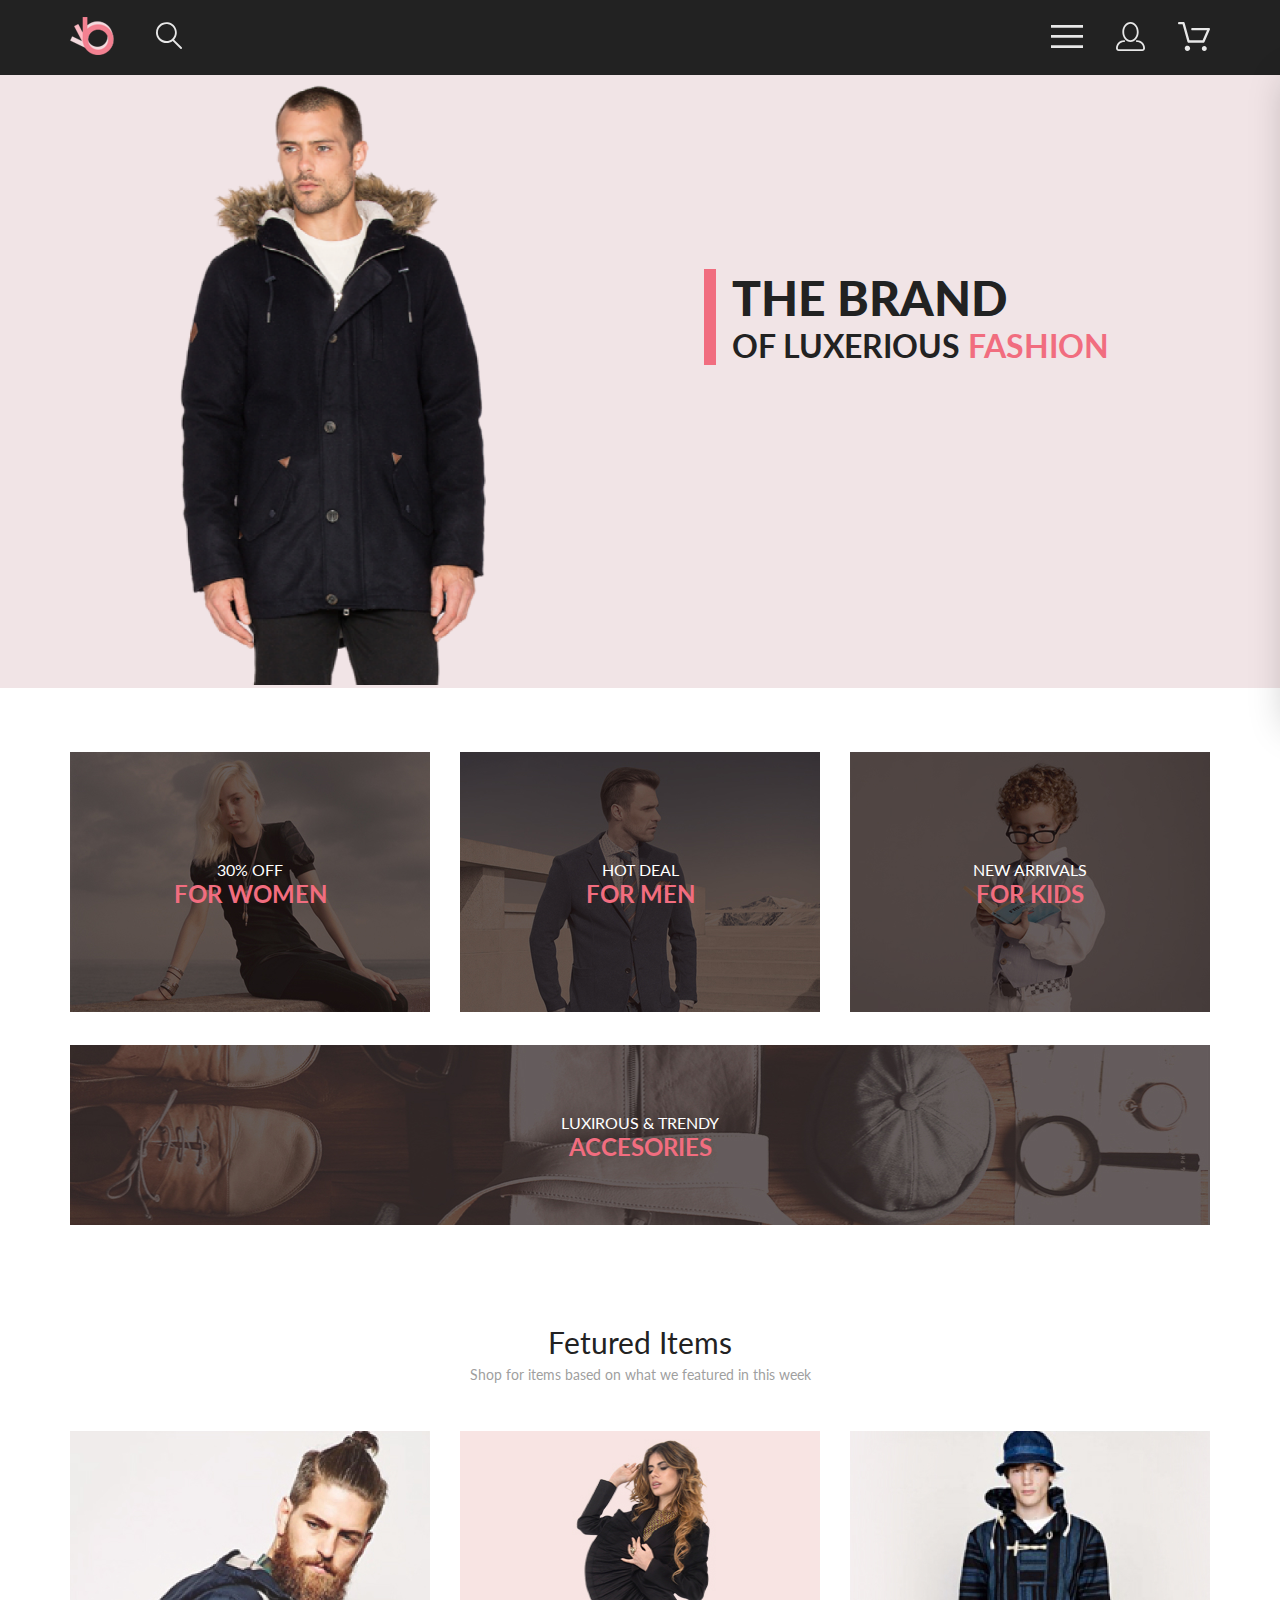
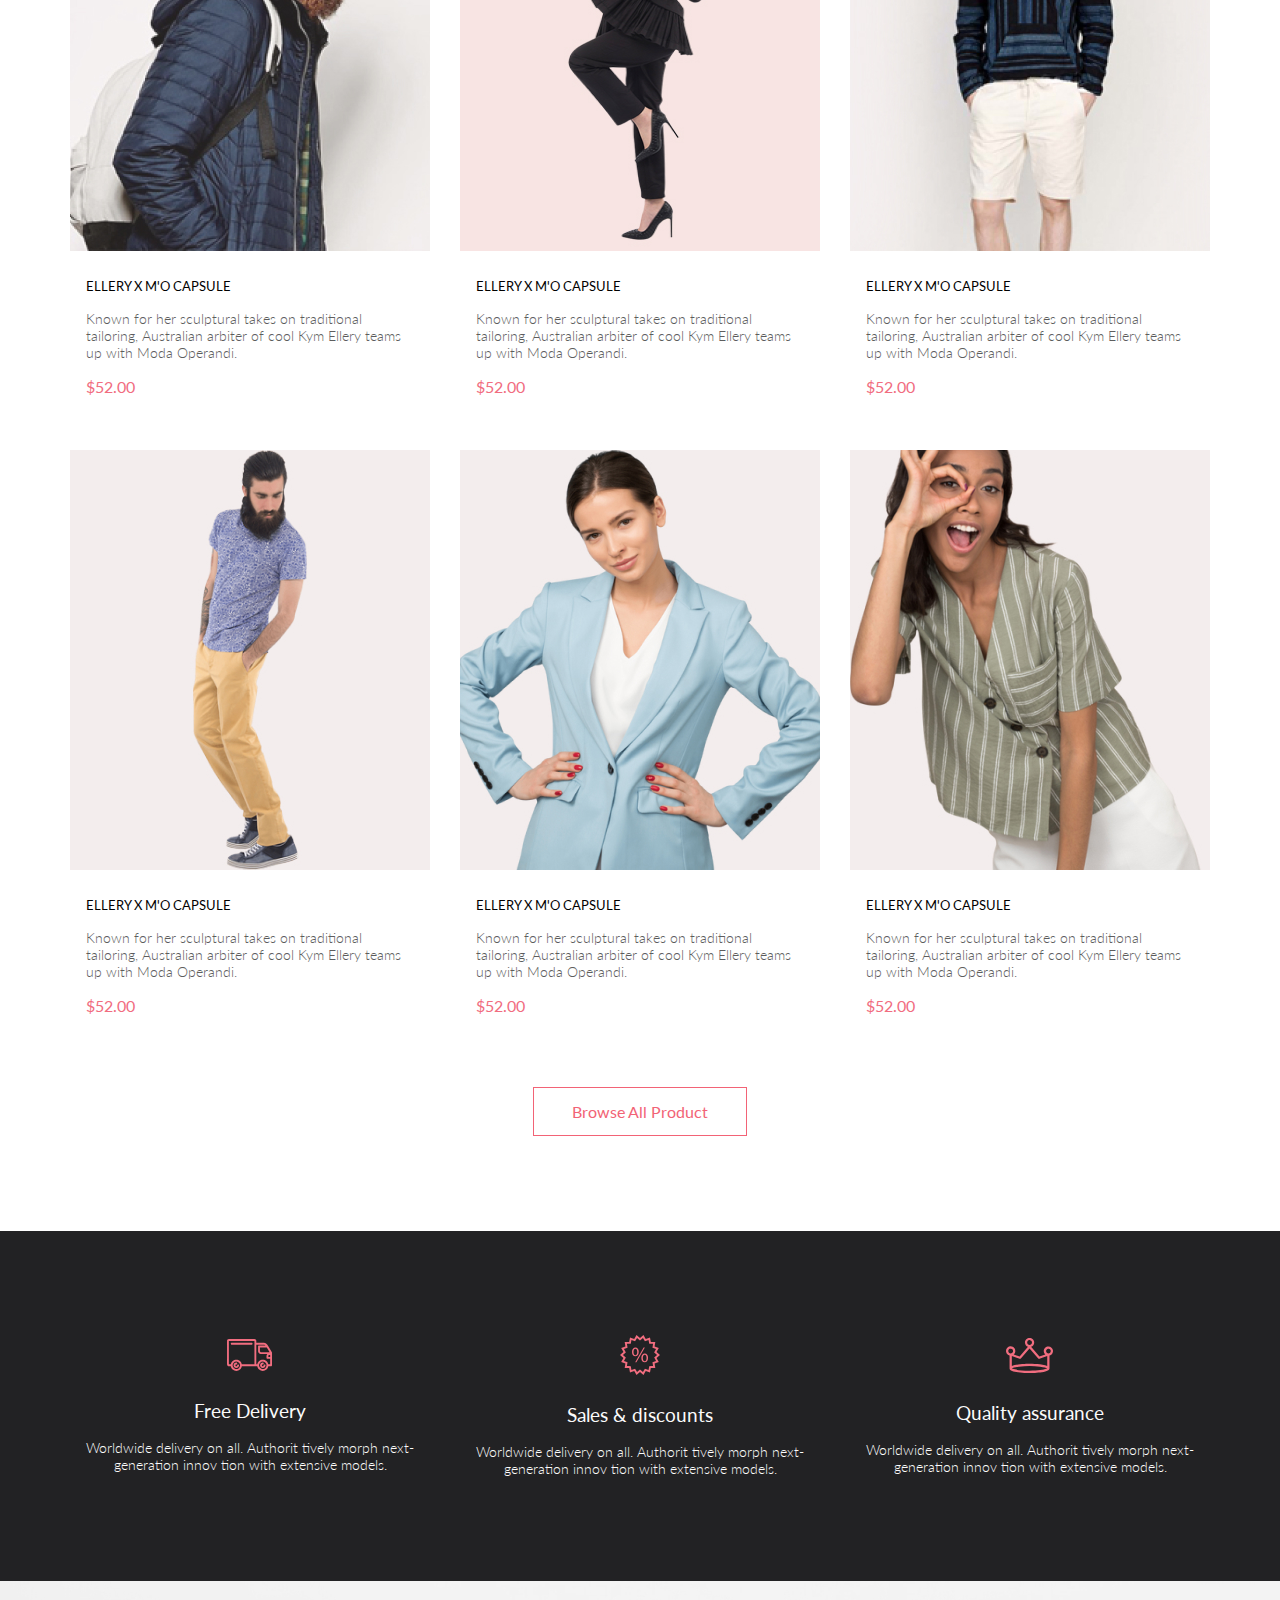
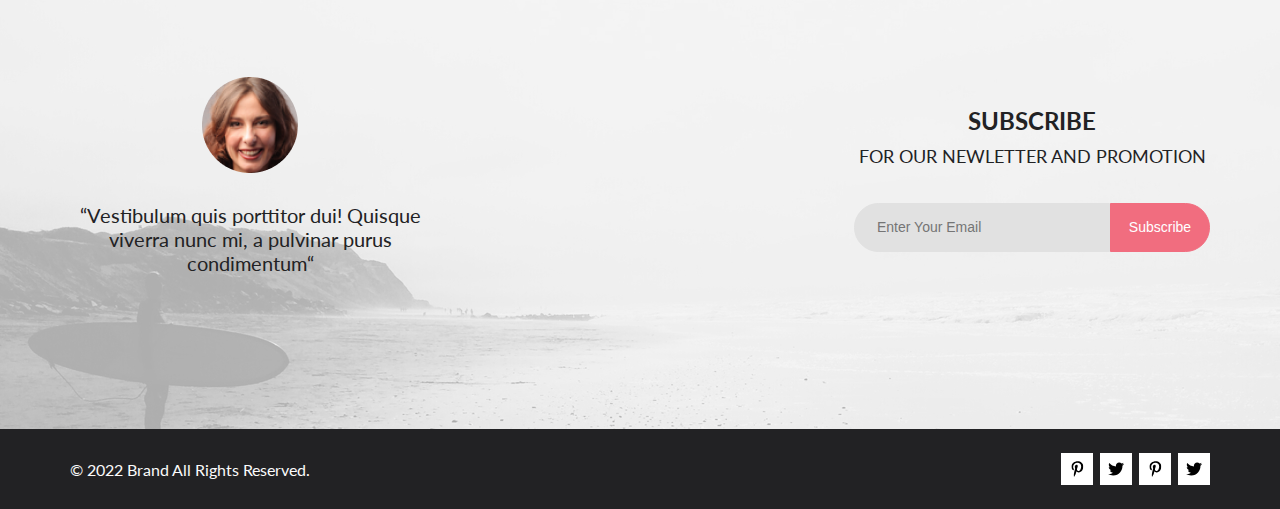
<file: index.html>
<!DOCTYPE html>
<html lang="en">
<head>
    <meta charset="UTF-8">
    <meta http-equiv="X-UA-Compatible" content="IE=edge">
    <meta name="viewport" content="width=device-width, initial-scale=1.0">
    <title>index</title>
    <link rel="stylesheet" href="css/style.css">
    <link rel="preconnect" href="https://fonts.googleapis.com">
    <link rel="preconnect" href="https://fonts.gstatic.com" crossorigin>
    <link href="https://fonts.googleapis.com/css2?family=Lato:wght@300;400;700;900&family=Roboto:wght@300&display=swap" rel="stylesheet">   
</head>
<body>

    <div class="top">
        <header class="header center">
            <div class="header__left">
                <a href="index.html"><img src="img/logo.png" alt="logo site"></a>
                <a href="#">
                    <svg width="27" height="28" viewBox="0 0 27 28" fill="none" xmlns="http://www.w3.org/2000/svg">
                        <path d="M19.0596 17.6259C20.6713 15.8658 21.6282 13.6048 21.7698 11.2225C21.9113 8.84018 21.2288 6.48173 19.8369 4.54318C18.445 2.60463 16.4285 1.20404 14.126 0.576619C11.8234 -0.0508009 9.3751 0.13316 7.19217 1.09761C5.00923 2.06205 3.22463 3.74825 2.13804 5.87302C1.05145 7.9978 0.729054 10.4318 1.225 12.7661C1.72094 15.1005 3.00501 17.1932 4.86158 18.6927C6.71814 20.1922 9.03413 21.0072 11.4206 21.0009C13.673 21.004 15.8645 20.27 17.6606 18.9109L25.4086 26.7179C25.4941 26.807 25.5965 26.8781 25.7099 26.927C25.8232 26.9759 25.9452 27.0017 26.0686 27.0029C26.1923 27.0033 26.3148 26.9782 26.4283 26.9292C26.5419 26.8801 26.6441 26.8082 26.7286 26.7179C26.9025 26.537 26.9997 26.2958 26.9997 26.0449C26.9997 25.794 26.9025 25.5528 26.7286 25.3719L19.0596 17.6259ZM2.88662 10.5009C2.89946 8.81563 3.41094 7.17187 4.35659 5.77685C5.30224 4.38183 6.63972 3.29801 8.20044 2.662C9.76115 2.02599 11.4752 1.86627 13.1266 2.20298C14.7779 2.53969 16.2926 3.35775 17.4797 4.55404C18.6668 5.75033 19.4732 7.27129 19.7972 8.92519C20.1212 10.5791 19.9483 12.2919 19.3002 13.8476C18.6522 15.4034 17.5581 16.7325 16.1559 17.6674C14.7536 18.6023 13.1059 19.1011 11.4206 19.1009C9.14916 19.0901 6.97482 18.1784 5.37484 16.566C3.77486 14.9537 2.87998 12.7724 2.88662 10.5009Z" fill="#E8E8E8"/>
                    </svg>   
                </a>
            </div>
    
            <div class="header__right">
                <a href="#">
                    <svg class="header__menu" width="32" height="23" viewBox="0 0 32 23" fill="none" xmlns="http://www.w3.org/2000/svg">
                        <path d="M0 23V20.31H32V23H0ZM0 12.76V10.07H32V12.76H0ZM0 2.69V0H32V2.69H0Z" fill="#E8E8E8"/>
                    </svg>
                    </a>
                <a class="menu__hiden" href="registration.html">
                    <svg width="29" height="29" viewBox="0 0 29 29" fill="none" xmlns="http://www.w3.org/2000/svg">
                        <path d="M14.5 19.937C19 19.937 22.656 15.464 22.656 9.968C22.656 4.472 19 0 14.5 0C13.3631 0.0217413 12.2463 0.303398 11.2351 0.823397C10.2239 1.34339 9.34507 2.08794 8.66602 3C7.12663 4.99573 6.30819 7.45381 6.34399 9.974C6.34399 15.465 10 19.937 14.5 19.937ZM14.5 1.813C18 1.813 20.844 5.472 20.844 9.969C20.844 14.466 17.998 18.125 14.5 18.125C11.002 18.125 8.15603 14.465 8.15503 9.969C8.15403 5.473 11 1.813 14.5 1.813ZM20.844 18.125C20.6036 18.125 20.373 18.2205 20.203 18.3905C20.033 18.5605 19.9375 18.7911 19.9375 19.0315C19.9375 19.2719 20.033 19.5025 20.203 19.6725C20.373 19.8425 20.6036 19.938 20.844 19.938C22.526 19.9399 24.1386 20.6088 25.3279 21.7982C26.5172 22.9875 27.1861 24.6 27.188 26.282C27.1875 26.5221 27.0918 26.7523 26.922 26.9221C26.7522 27.0918 26.5221 27.1875 26.282 27.188H2.71997C2.47985 27.1875 2.24975 27.0918 2.07996 26.9221C1.91016 26.7523 1.81449 26.5221 1.81396 26.282C1.81608 24.6001 2.48517 22.9877 3.67444 21.7985C4.86371 20.6092 6.47608 19.9401 8.15796 19.938C8.39824 19.938 8.62868 19.8425 8.79858 19.6726C8.96849 19.5027 9.06396 19.2723 9.06396 19.032C9.06396 18.7917 8.96849 18.5613 8.79858 18.3914C8.62868 18.2215 8.39824 18.126 8.15796 18.126C5.99541 18.1279 3.92201 18.9875 2.39258 20.5164C0.863144 22.0453 0.00264777 24.1185 0 26.281C0.000794067 27.0019 0.287502 27.693 0.797241 28.2027C1.30698 28.7125 1.99811 28.9992 2.71899 29H26.282C27.0027 28.9989 27.6936 28.7121 28.2031 28.2024C28.7126 27.6927 28.9992 27.0017 29 26.281C28.9974 24.1187 28.1372 22.0457 26.6083 20.5168C25.0793 18.9878 23.0063 18.1276 20.844 18.125Z" fill="#E8E8E8"/>
                    </svg>   
                </a>
                <a class="menu__hiden" href="cart.html">
                    <svg width="32" height="29" viewBox="0 0 32 29" fill="none" xmlns="http://www.w3.org/2000/svg">
                        <path d="M26.2009 29C25.5532 28.9738 24.9415 28.6948 24.4972 28.2227C24.0529 27.7506 23.8114 27.1232 23.8245 26.475C23.8376 25.8269 24.1043 25.2097 24.5673 24.7559C25.0303 24.3022 25.6527 24.048 26.301 24.048C26.9493 24.048 27.5717 24.3022 28.0347 24.7559C28.4977 25.2097 28.7644 25.8269 28.7775 26.475C28.7906 27.1232 28.549 27.7506 28.1047 28.2227C27.6604 28.6948 27.0488 28.9738 26.401 29H26.2009ZM6.75293 26.32C6.75293 25.79 6.91011 25.2718 7.20459 24.8311C7.49907 24.3904 7.91764 24.0469 8.40735 23.844C8.89705 23.6412 9.43594 23.5881 9.95581 23.6915C10.4757 23.7949 10.9532 24.0502 11.328 24.425C11.7028 24.7998 11.9581 25.2773 12.0615 25.7972C12.1649 26.317 12.1118 26.8559 11.9089 27.3456C11.7061 27.8353 11.3626 28.2539 10.9219 28.5483C10.4812 28.8428 9.96304 29 9.43298 29C9.08087 29.0003 8.73212 28.9311 8.40674 28.7966C8.08136 28.662 7.78569 28.4646 7.53662 28.2158C7.28755 27.9669 7.09001 27.6713 6.9552 27.3461C6.82039 27.0208 6.75098 26.6721 6.75098 26.32H6.75293ZM10.553 20.686C10.2935 20.6868 10.0409 20.6024 9.83411 20.4457C9.62727 20.2891 9.47758 20.0689 9.40796 19.819L4.57495 2.36401H1.18201C0.868521 2.36401 0.567859 2.23947 0.346191 2.01781C0.124523 1.79614 0 1.49549 0 1.18201C0 0.868519 0.124523 0.567873 0.346191 0.346205C0.567859 0.124537 0.868521 5.81268e-06 1.18201 5.81268e-06H5.46301C5.7225 -0.00080736 5.97504 0.0837201 6.18176 0.240568C6.38848 0.397416 6.53784 0.617884 6.60693 0.868006L11.4399 18.323H24.6179L29.001 8.27501H14.401C14.2428 8.27961 14.0854 8.25242 13.9379 8.19507C13.7904 8.13771 13.6559 8.05134 13.5424 7.94108C13.4288 7.83082 13.3386 7.69891 13.277 7.55315C13.2154 7.40739 13.1836 7.25075 13.1836 7.0925C13.1836 6.93426 13.2154 6.77762 13.277 6.63186C13.3386 6.4861 13.4288 6.35419 13.5424 6.24393C13.6559 6.13367 13.7904 6.0473 13.9379 5.98994C14.0854 5.93259 14.2428 5.90541 14.401 5.91001H30.814C31.0097 5.90996 31.2022 5.95866 31.3744 6.05172C31.5465 6.14478 31.6928 6.27926 31.7999 6.44301C31.9078 6.60729 31.9734 6.79569 31.9908 6.99145C32.0083 7.18721 31.9771 7.38424 31.9 7.565L26.495 19.977C26.4026 20.1876 26.251 20.3668 26.0585 20.4927C25.866 20.6186 25.641 20.6858 25.411 20.686H10.553Z" fill="#E8E8E8"/>
                    </svg>       
                </a>
            </div>
    
            <div class="menu">
                <div class="menu__link">
                    <a href="registration.html">
                        <svg width="29" height="29" viewBox="0 0 29 29" fill="none" xmlns="http://www.w3.org/2000/svg">
                            <path d="M14.5 19.937C19 19.937 22.656 15.464 22.656 9.968C22.656 4.472 19 0 14.5 0C13.3631 0.0217413 12.2463 0.303398 11.2351 0.823397C10.2239 1.34339 9.34507 2.08794 8.66602 3C7.12663 4.99573 6.30819 7.45381 6.34399 9.974C6.34399 15.465 10 19.937 14.5 19.937ZM14.5 1.813C18 1.813 20.844 5.472 20.844 9.969C20.844 14.466 17.998 18.125 14.5 18.125C11.002 18.125 8.15603 14.465 8.15503 9.969C8.15403 5.473 11 1.813 14.5 1.813ZM20.844 18.125C20.6036 18.125 20.373 18.2205 20.203 18.3905C20.033 18.5605 19.9375 18.7911 19.9375 19.0315C19.9375 19.2719 20.033 19.5025 20.203 19.6725C20.373 19.8425 20.6036 19.938 20.844 19.938C22.526 19.9399 24.1386 20.6088 25.3279 21.7982C26.5172 22.9875 27.1861 24.6 27.188 26.282C27.1875 26.5221 27.0918 26.7523 26.922 26.9221C26.7522 27.0918 26.5221 27.1875 26.282 27.188H2.71997C2.47985 27.1875 2.24975 27.0918 2.07996 26.9221C1.91016 26.7523 1.81449 26.5221 1.81396 26.282C1.81608 24.6001 2.48517 22.9877 3.67444 21.7985C4.86371 20.6092 6.47608 19.9401 8.15796 19.938C8.39824 19.938 8.62868 19.8425 8.79858 19.6726C8.96849 19.5027 9.06396 19.2723 9.06396 19.032C9.06396 18.7917 8.96849 18.5613 8.79858 18.3914C8.62868 18.2215 8.39824 18.126 8.15796 18.126C5.99541 18.1279 3.92201 18.9875 2.39258 20.5164C0.863144 22.0453 0.00264777 24.1185 0 26.281C0.000794067 27.0019 0.287502 27.693 0.797241 28.2027C1.30698 28.7125 1.99811 28.9992 2.71899 29H26.282C27.0027 28.9989 27.6936 28.7121 28.2031 28.2024C28.7126 27.6927 28.9992 27.0017 29 26.281C28.9974 24.1187 28.1372 22.0457 26.6083 20.5168C25.0793 18.9878 23.0063 18.1276 20.844 18.125Z" fill="black"/>
                        </svg>   
                    </a>
                    <a href="cart.html">
                        <svg width="32" height="29" viewBox="0 0 32 29" fill="none" xmlns="http://www.w3.org/2000/svg">
                            <path d="M26.2009 29C25.5532 28.9738 24.9415 28.6948 24.4972 28.2227C24.0529 27.7506 23.8114 27.1232 23.8245 26.475C23.8376 25.8269 24.1043 25.2097 24.5673 24.7559C25.0303 24.3022 25.6527 24.048 26.301 24.048C26.9493 24.048 27.5717 24.3022 28.0347 24.7559C28.4977 25.2097 28.7644 25.8269 28.7775 26.475C28.7906 27.1232 28.549 27.7506 28.1047 28.2227C27.6604 28.6948 27.0488 28.9738 26.401 29H26.2009ZM6.75293 26.32C6.75293 25.79 6.91011 25.2718 7.20459 24.8311C7.49907 24.3904 7.91764 24.0469 8.40735 23.844C8.89705 23.6412 9.43594 23.5881 9.95581 23.6915C10.4757 23.7949 10.9532 24.0502 11.328 24.425C11.7028 24.7998 11.9581 25.2773 12.0615 25.7972C12.1649 26.317 12.1118 26.8559 11.9089 27.3456C11.7061 27.8353 11.3626 28.2539 10.9219 28.5483C10.4812 28.8428 9.96304 29 9.43298 29C9.08087 29.0003 8.73212 28.9311 8.40674 28.7966C8.08136 28.662 7.78569 28.4646 7.53662 28.2158C7.28755 27.9669 7.09001 27.6713 6.9552 27.3461C6.82039 27.0208 6.75098 26.6721 6.75098 26.32H6.75293ZM10.553 20.686C10.2935 20.6868 10.0409 20.6024 9.83411 20.4457C9.62727 20.2891 9.47758 20.0689 9.40796 19.819L4.57495 2.36401H1.18201C0.868521 2.36401 0.567859 2.23947 0.346191 2.01781C0.124523 1.79614 0 1.49549 0 1.18201C0 0.868519 0.124523 0.567873 0.346191 0.346205C0.567859 0.124537 0.868521 5.81268e-06 1.18201 5.81268e-06H5.46301C5.7225 -0.00080736 5.97504 0.0837201 6.18176 0.240568C6.38848 0.397416 6.53784 0.617884 6.60693 0.868006L11.4399 18.323H24.6179L29.001 8.27501H14.401C14.2428 8.27961 14.0854 8.25242 13.9379 8.19507C13.7904 8.13771 13.6559 8.05134 13.5424 7.94108C13.4288 7.83082 13.3386 7.69891 13.277 7.55315C13.2154 7.40739 13.1836 7.25075 13.1836 7.0925C13.1836 6.93426 13.2154 6.77762 13.277 6.63186C13.3386 6.4861 13.4288 6.35419 13.5424 6.24393C13.6559 6.13367 13.7904 6.0473 13.9379 5.98994C14.0854 5.93259 14.2428 5.90541 14.401 5.91001H30.814C31.0097 5.90996 31.2022 5.95866 31.3744 6.05172C31.5465 6.14478 31.6928 6.27926 31.7999 6.44301C31.9078 6.60729 31.9734 6.79569 31.9908 6.99145C32.0083 7.18721 31.9771 7.38424 31.9 7.565L26.495 19.977C26.4026 20.1876 26.251 20.3668 26.0585 20.4927C25.866 20.6186 25.641 20.6858 25.411 20.686H10.553Z" fill="black"/>
                        </svg>       
                    </a>
                </div>
                <h3 class="menu__heading">MENU</h3>
                <ul class="menu__box">
                    <li><a href="catalog.html" class="menu__title">MAN</a></li>
                    <li><a href="#" class="menu__item">Accessories</a></li>
                    <li><a href="#" class="menu__item">Bags</a></li>
                    <li><a href="#" class="menu__item">Denim</a></li>
                    <li><a href="#" class="menu__item">T-Shirts</a></li>
                </ul>
                <ul class="menu__box">
                    <li><a href="catalog.html" class="menu__title">WOMAN</a></li>
                    <li><a href="#" class="menu__item">Accessories</a></li>
                    <li><a href="#" class="menu__item">Jackets & Coats</a></li>
                    <li><a href="#" class="menu__item">Polos</a></li>
                    <li><a href="#" class="menu__item">T-Shirts</a></li>
                    <li><a href="#" class="menu__item">Shirts</a></li>
                </ul>
                <ul class="menu__box">
                    <li><a href="catalog.html" class="menu__title">KIDS</a></li>
                    <li><a href="#" class="menu__item">Accessories</a></li>
                    <li><a href="#" class="menu__item">Jackets & Coats</a></li>
                    <li><a href="#" class="menu__item">Polos</a></li>
                    <li><a href="#" class="menu__item">T-Shirts</a></li>
                    <li><a href="#" class="menu__item">Shirts</a></li>
                    <li><a href="#" class="menu__item">Bags</a></li>
                </ul>
            </div>
        </header>
    
        <section class="promo">
            <div class="promo__image">
                <img src="img/promo-img.png" alt="promo pictures">
            </div> 
            <div class="promo__content">
                <div class="promo__info">
                    <h1 class="promo__title">THE BRAND</h1>
                    <h2 class="promo__heading">OF LUXERIOUS <span class="promo__heading-span">FASHION</span></h2>
                </div>
            </div>
        </section>
    
        <section class="sale center">
                <div class="sale__item"> 
                    <img src="img/sl1.jpg" alt="sale pictures">
                    <div class="sale__content">
                        <p class="sale__text">30% OFF</p>
                        <h3 class="sale__heading">FOR WOMEN</h3>
                    </div>
                </div>
                <div class="sale__item"> 
                    <img src="img/sl2.jpg" alt="sale pictures">
                    <div class="sale__content">
                        <p class="sale__text">HOT DEAL</p>
                        <h3 class="sale__heading">FOR MEN</h3>
                    </div>
                </div>
                <div class="sale__item"> 
                    <img src="img/sl3.jpg" alt="sale pictures">
                    <div class="sale__content">
                        <p class="sale__text">NEW ARRIVALS</p>
                        <h3 class="sale__heading">FOR KIDS</h3>
                    </div>
                </div>
                <div class="sale__item sale__item-big"> 
                    <img src="img/sl4.jpg" alt="sale pictures">
                    <div class="sale__content">
                        <p class="sale__text">LUXIROUS & TRENDY</p>
                        <h3 class="sale__heading">ACCESORIES</h3>
                    </div>
                </div>
        </section>
    
        <section class="product-box center">
            <h1 class="product-box__heading">Fetured Items</h1>
            <p class="product-box__text">Shop for items based on what we featured in this week</p>
            <div class="product-box__content">
                <div class="product">
                    <img class="product__img" src="img/card1.jpg" alt="photo product"> 
                    <div class="product__contetn">
                        <a href="product.html" class="product__heading">ELLERY X M'O CAPSULE</a>
                        <p class="product__text">Known for her sculptural takes on traditional tailoring, Australian arbiter of cool Kym Ellery teams up with Moda Operandi.</p>
                        <p class="product__price">$52.00</p>
                    </div>
                    <a href="product.html" class="product__add"><svg width="27" height="25" viewBox="0 0 27 25" fill="none" xmlns="http://www.w3.org/2000/svg">
                        <path d="M21.9509 23.2667H21.8386C21.2294 23.2667 20.7177 22.7671 20.6735 22.1294C20.629 21.4607 21.1175 20.8785 21.7626 20.8346C21.788 20.8329 21.8145 20.832 21.8405 20.832C22.4575 20.832 22.9743 21.3219 23.0201 21.9487C23.0319 22.1971 22.9914 22.5514 22.736 22.8439L22.73 22.8507L22.7242 22.8575C22.5275 23.0912 22.2607 23.2321 21.9509 23.2667ZM8.21887 23.2604C7.5683 23.2604 7.03906 22.7174 7.03906 22.05C7.03906 21.3832 7.5683 20.8406 8.21887 20.8406C8.86945 20.8406 9.39868 21.3832 9.39868 22.05C9.39868 22.7174 8.86945 23.2604 8.21887 23.2604Z" fill="white"/>
                        <path d="M21.876 22.2662C21.921 22.2549 21.9423 22.2339 21.96 22.2129C21.9678 22.2037 21.9756 22.1946 21.9835 22.1855C22.02 22.1438 22.0233 22.0553 22.0224 22.0105C22.0092 21.9044 21.9185 21.8315 21.8412 21.8315C21.8375 21.8315 21.8336 21.8317 21.8312 21.8318C21.7531 21.8372 21.6653 21.9409 21.6719 22.0625C21.6813 22.1793 21.7675 22.2662 21.8392 22.2662H21.876ZM8.21954 22.2599C8.31873 22.2599 8.39935 22.1655 8.39935 22.0496C8.39935 21.9341 8.31873 21.8401 8.21954 21.8401C8.12042 21.8401 8.03973 21.9341 8.03973 22.0496C8.03973 22.1655 8.12042 22.2599 8.21954 22.2599ZM21.9995 24.2662C21.9517 24.2662 21.8878 24.2662 21.8392 24.2662C20.7017 24.2662 19.7567 23.3545 19.6765 22.198C19.5964 20.9929 20.4937 19.9183 21.6953 19.8364C21.7441 19.8331 21.7928 19.8315 21.8412 19.8315C22.9799 19.8315 23.9413 20.7324 24.019 21.8884C24.0505 22.4915 23.8741 23.0612 23.4898 23.5012C23.1055 23.9575 22.5764 24.2177 21.9995 24.2662ZM8.21954 24.2599C7.01532 24.2599 6.03973 23.2709 6.03973 22.0496C6.03973 20.8291 7.01532 19.8401 8.21954 19.8401C9.42371 19.8401 10.3994 20.8291 10.3994 22.0496C10.3994 23.2709 9.42371 24.2599 8.21954 24.2599ZM21.1984 17.3938H9.13306C8.70013 17.3938 8.31586 17.1005 8.20331 16.6775L4.27753 2.24768H1.52173C0.993408 2.24768 0.560547 1.80859 0.560547 1.27039C0.560547 0.733032 0.993408 0.292969 1.52173 0.292969H4.99933C5.43134 0.292969 5.81561 0.586304 5.9281 1.01025L9.85394 15.4391H20.5576L24.1144 7.13379H12.2578C11.7286 7.13379 11.2957 6.69373 11.2957 6.15649C11.2957 5.61914 11.7286 5.17908 12.2578 5.17908H25.5886C25.9091 5.17908 26.2141 5.34192 26.3896 5.61914C26.566 5.89539 26.5984 6.23743 26.4697 6.547L22.0795 16.807C21.9193 17.1653 21.5827 17.3938 21.1984 17.3938Z" fill="white"/>
                        <path d="M21.876 22.2662C21.921 22.2549 21.9423 22.2339 21.96 22.2129C21.9678 22.2037 21.9756 22.1946 21.9835 22.1855C22.02 22.1438 22.0233 22.0553 22.0224 22.0105C22.0092 21.9044 21.9185 21.8315 21.8412 21.8315C21.8375 21.8315 21.8336 21.8317 21.8312 21.8318C21.7531 21.8372 21.6653 21.9409 21.6719 22.0625C21.6813 22.1793 21.7675 22.2662 21.8392 22.2662H21.876ZM8.21954 22.2599C8.31873 22.2599 8.39935 22.1655 8.39935 22.0496C8.39935 21.9341 8.31873 21.8401 8.21954 21.8401C8.12042 21.8401 8.03973 21.9341 8.03973 22.0496C8.03973 22.1655 8.12042 22.2599 8.21954 22.2599ZM21.9995 24.2662C21.9517 24.2662 21.8878 24.2662 21.8392 24.2662C20.7017 24.2662 19.7567 23.3545 19.6765 22.198C19.5964 20.9929 20.4937 19.9183 21.6953 19.8364C21.7441 19.8331 21.7928 19.8315 21.8412 19.8315C22.9799 19.8315 23.9413 20.7324 24.019 21.8884C24.0505 22.4915 23.8741 23.0612 23.4898 23.5012C23.1055 23.9575 22.5764 24.2177 21.9995 24.2662ZM8.21954 24.2599C7.01532 24.2599 6.03973 23.2709 6.03973 22.0496C6.03973 20.8291 7.01532 19.8401 8.21954 19.8401C9.42371 19.8401 10.3994 20.8291 10.3994 22.0496C10.3994 23.2709 9.42371 24.2599 8.21954 24.2599ZM21.1984 17.3938H9.13306C8.70013 17.3938 8.31586 17.1005 8.20331 16.6775L4.27753 2.24768H1.52173C0.993408 2.24768 0.560547 1.80859 0.560547 1.27039C0.560547 0.733032 0.993408 0.292969 1.52173 0.292969H4.99933C5.43134 0.292969 5.81561 0.586304 5.9281 1.01025L9.85394 15.4391H20.5576L24.1144 7.13379H12.2578C11.7286 7.13379 11.2957 6.69373 11.2957 6.15649C11.2957 5.61914 11.7286 5.17908 12.2578 5.17908H25.5886C25.9091 5.17908 26.2141 5.34192 26.3896 5.61914C26.566 5.89539 26.5984 6.23743 26.4697 6.547L22.0795 16.807C21.9193 17.1653 21.5827 17.3938 21.1984 17.3938Z" fill="white"/>
                        </svg> Add to Cart</a>
                </div>
                <div class="product">
                    <img class="product__img" src="img/card2.jpg" alt="photo product"> 
                    <div class="product__contetn">
                        <a href="product.html" class="product__heading">ELLERY X M'O CAPSULE</a>
                        <p class="product__text">Known for her sculptural takes on traditional tailoring, Australian arbiter of cool Kym Ellery teams up with Moda Operandi.</p>
                        <p class="product__price">$52.00</p>
                    </div>
                    <a href="product.html" class="product__add"><svg width="27" height="25" viewBox="0 0 27 25" fill="none" xmlns="http://www.w3.org/2000/svg">
                        <path d="M21.9509 23.2667H21.8386C21.2294 23.2667 20.7177 22.7671 20.6735 22.1294C20.629 21.4607 21.1175 20.8785 21.7626 20.8346C21.788 20.8329 21.8145 20.832 21.8405 20.832C22.4575 20.832 22.9743 21.3219 23.0201 21.9487C23.0319 22.1971 22.9914 22.5514 22.736 22.8439L22.73 22.8507L22.7242 22.8575C22.5275 23.0912 22.2607 23.2321 21.9509 23.2667ZM8.21887 23.2604C7.5683 23.2604 7.03906 22.7174 7.03906 22.05C7.03906 21.3832 7.5683 20.8406 8.21887 20.8406C8.86945 20.8406 9.39868 21.3832 9.39868 22.05C9.39868 22.7174 8.86945 23.2604 8.21887 23.2604Z" fill="white"/>
                        <path d="M21.876 22.2662C21.921 22.2549 21.9423 22.2339 21.96 22.2129C21.9678 22.2037 21.9756 22.1946 21.9835 22.1855C22.02 22.1438 22.0233 22.0553 22.0224 22.0105C22.0092 21.9044 21.9185 21.8315 21.8412 21.8315C21.8375 21.8315 21.8336 21.8317 21.8312 21.8318C21.7531 21.8372 21.6653 21.9409 21.6719 22.0625C21.6813 22.1793 21.7675 22.2662 21.8392 22.2662H21.876ZM8.21954 22.2599C8.31873 22.2599 8.39935 22.1655 8.39935 22.0496C8.39935 21.9341 8.31873 21.8401 8.21954 21.8401C8.12042 21.8401 8.03973 21.9341 8.03973 22.0496C8.03973 22.1655 8.12042 22.2599 8.21954 22.2599ZM21.9995 24.2662C21.9517 24.2662 21.8878 24.2662 21.8392 24.2662C20.7017 24.2662 19.7567 23.3545 19.6765 22.198C19.5964 20.9929 20.4937 19.9183 21.6953 19.8364C21.7441 19.8331 21.7928 19.8315 21.8412 19.8315C22.9799 19.8315 23.9413 20.7324 24.019 21.8884C24.0505 22.4915 23.8741 23.0612 23.4898 23.5012C23.1055 23.9575 22.5764 24.2177 21.9995 24.2662ZM8.21954 24.2599C7.01532 24.2599 6.03973 23.2709 6.03973 22.0496C6.03973 20.8291 7.01532 19.8401 8.21954 19.8401C9.42371 19.8401 10.3994 20.8291 10.3994 22.0496C10.3994 23.2709 9.42371 24.2599 8.21954 24.2599ZM21.1984 17.3938H9.13306C8.70013 17.3938 8.31586 17.1005 8.20331 16.6775L4.27753 2.24768H1.52173C0.993408 2.24768 0.560547 1.80859 0.560547 1.27039C0.560547 0.733032 0.993408 0.292969 1.52173 0.292969H4.99933C5.43134 0.292969 5.81561 0.586304 5.9281 1.01025L9.85394 15.4391H20.5576L24.1144 7.13379H12.2578C11.7286 7.13379 11.2957 6.69373 11.2957 6.15649C11.2957 5.61914 11.7286 5.17908 12.2578 5.17908H25.5886C25.9091 5.17908 26.2141 5.34192 26.3896 5.61914C26.566 5.89539 26.5984 6.23743 26.4697 6.547L22.0795 16.807C21.9193 17.1653 21.5827 17.3938 21.1984 17.3938Z" fill="white"/>
                        <path d="M21.876 22.2662C21.921 22.2549 21.9423 22.2339 21.96 22.2129C21.9678 22.2037 21.9756 22.1946 21.9835 22.1855C22.02 22.1438 22.0233 22.0553 22.0224 22.0105C22.0092 21.9044 21.9185 21.8315 21.8412 21.8315C21.8375 21.8315 21.8336 21.8317 21.8312 21.8318C21.7531 21.8372 21.6653 21.9409 21.6719 22.0625C21.6813 22.1793 21.7675 22.2662 21.8392 22.2662H21.876ZM8.21954 22.2599C8.31873 22.2599 8.39935 22.1655 8.39935 22.0496C8.39935 21.9341 8.31873 21.8401 8.21954 21.8401C8.12042 21.8401 8.03973 21.9341 8.03973 22.0496C8.03973 22.1655 8.12042 22.2599 8.21954 22.2599ZM21.9995 24.2662C21.9517 24.2662 21.8878 24.2662 21.8392 24.2662C20.7017 24.2662 19.7567 23.3545 19.6765 22.198C19.5964 20.9929 20.4937 19.9183 21.6953 19.8364C21.7441 19.8331 21.7928 19.8315 21.8412 19.8315C22.9799 19.8315 23.9413 20.7324 24.019 21.8884C24.0505 22.4915 23.8741 23.0612 23.4898 23.5012C23.1055 23.9575 22.5764 24.2177 21.9995 24.2662ZM8.21954 24.2599C7.01532 24.2599 6.03973 23.2709 6.03973 22.0496C6.03973 20.8291 7.01532 19.8401 8.21954 19.8401C9.42371 19.8401 10.3994 20.8291 10.3994 22.0496C10.3994 23.2709 9.42371 24.2599 8.21954 24.2599ZM21.1984 17.3938H9.13306C8.70013 17.3938 8.31586 17.1005 8.20331 16.6775L4.27753 2.24768H1.52173C0.993408 2.24768 0.560547 1.80859 0.560547 1.27039C0.560547 0.733032 0.993408 0.292969 1.52173 0.292969H4.99933C5.43134 0.292969 5.81561 0.586304 5.9281 1.01025L9.85394 15.4391H20.5576L24.1144 7.13379H12.2578C11.7286 7.13379 11.2957 6.69373 11.2957 6.15649C11.2957 5.61914 11.7286 5.17908 12.2578 5.17908H25.5886C25.9091 5.17908 26.2141 5.34192 26.3896 5.61914C26.566 5.89539 26.5984 6.23743 26.4697 6.547L22.0795 16.807C21.9193 17.1653 21.5827 17.3938 21.1984 17.3938Z" fill="white"/>
                        </svg> Add to Cart</a>
                </div>
                <div class="product">
                    <img class="product__img" src="img/card3.jpg" alt="photo product"> 
                    <div class="product__contetn">
                        <a href="product.html" class="product__heading">ELLERY X M'O CAPSULE</a>
                        <p class="product__text">Known for her sculptural takes on traditional tailoring, Australian arbiter of cool Kym Ellery teams up with Moda Operandi.</p>
                        <p class="product__price">$52.00</p>
                    </div>
                    <a href="product.html" class="product__add"><svg width="27" height="25" viewBox="0 0 27 25" fill="none" xmlns="http://www.w3.org/2000/svg">
                        <path d="M21.9509 23.2667H21.8386C21.2294 23.2667 20.7177 22.7671 20.6735 22.1294C20.629 21.4607 21.1175 20.8785 21.7626 20.8346C21.788 20.8329 21.8145 20.832 21.8405 20.832C22.4575 20.832 22.9743 21.3219 23.0201 21.9487C23.0319 22.1971 22.9914 22.5514 22.736 22.8439L22.73 22.8507L22.7242 22.8575C22.5275 23.0912 22.2607 23.2321 21.9509 23.2667ZM8.21887 23.2604C7.5683 23.2604 7.03906 22.7174 7.03906 22.05C7.03906 21.3832 7.5683 20.8406 8.21887 20.8406C8.86945 20.8406 9.39868 21.3832 9.39868 22.05C9.39868 22.7174 8.86945 23.2604 8.21887 23.2604Z" fill="white"/>
                        <path d="M21.876 22.2662C21.921 22.2549 21.9423 22.2339 21.96 22.2129C21.9678 22.2037 21.9756 22.1946 21.9835 22.1855C22.02 22.1438 22.0233 22.0553 22.0224 22.0105C22.0092 21.9044 21.9185 21.8315 21.8412 21.8315C21.8375 21.8315 21.8336 21.8317 21.8312 21.8318C21.7531 21.8372 21.6653 21.9409 21.6719 22.0625C21.6813 22.1793 21.7675 22.2662 21.8392 22.2662H21.876ZM8.21954 22.2599C8.31873 22.2599 8.39935 22.1655 8.39935 22.0496C8.39935 21.9341 8.31873 21.8401 8.21954 21.8401C8.12042 21.8401 8.03973 21.9341 8.03973 22.0496C8.03973 22.1655 8.12042 22.2599 8.21954 22.2599ZM21.9995 24.2662C21.9517 24.2662 21.8878 24.2662 21.8392 24.2662C20.7017 24.2662 19.7567 23.3545 19.6765 22.198C19.5964 20.9929 20.4937 19.9183 21.6953 19.8364C21.7441 19.8331 21.7928 19.8315 21.8412 19.8315C22.9799 19.8315 23.9413 20.7324 24.019 21.8884C24.0505 22.4915 23.8741 23.0612 23.4898 23.5012C23.1055 23.9575 22.5764 24.2177 21.9995 24.2662ZM8.21954 24.2599C7.01532 24.2599 6.03973 23.2709 6.03973 22.0496C6.03973 20.8291 7.01532 19.8401 8.21954 19.8401C9.42371 19.8401 10.3994 20.8291 10.3994 22.0496C10.3994 23.2709 9.42371 24.2599 8.21954 24.2599ZM21.1984 17.3938H9.13306C8.70013 17.3938 8.31586 17.1005 8.20331 16.6775L4.27753 2.24768H1.52173C0.993408 2.24768 0.560547 1.80859 0.560547 1.27039C0.560547 0.733032 0.993408 0.292969 1.52173 0.292969H4.99933C5.43134 0.292969 5.81561 0.586304 5.9281 1.01025L9.85394 15.4391H20.5576L24.1144 7.13379H12.2578C11.7286 7.13379 11.2957 6.69373 11.2957 6.15649C11.2957 5.61914 11.7286 5.17908 12.2578 5.17908H25.5886C25.9091 5.17908 26.2141 5.34192 26.3896 5.61914C26.566 5.89539 26.5984 6.23743 26.4697 6.547L22.0795 16.807C21.9193 17.1653 21.5827 17.3938 21.1984 17.3938Z" fill="white"/>
                        <path d="M21.876 22.2662C21.921 22.2549 21.9423 22.2339 21.96 22.2129C21.9678 22.2037 21.9756 22.1946 21.9835 22.1855C22.02 22.1438 22.0233 22.0553 22.0224 22.0105C22.0092 21.9044 21.9185 21.8315 21.8412 21.8315C21.8375 21.8315 21.8336 21.8317 21.8312 21.8318C21.7531 21.8372 21.6653 21.9409 21.6719 22.0625C21.6813 22.1793 21.7675 22.2662 21.8392 22.2662H21.876ZM8.21954 22.2599C8.31873 22.2599 8.39935 22.1655 8.39935 22.0496C8.39935 21.9341 8.31873 21.8401 8.21954 21.8401C8.12042 21.8401 8.03973 21.9341 8.03973 22.0496C8.03973 22.1655 8.12042 22.2599 8.21954 22.2599ZM21.9995 24.2662C21.9517 24.2662 21.8878 24.2662 21.8392 24.2662C20.7017 24.2662 19.7567 23.3545 19.6765 22.198C19.5964 20.9929 20.4937 19.9183 21.6953 19.8364C21.7441 19.8331 21.7928 19.8315 21.8412 19.8315C22.9799 19.8315 23.9413 20.7324 24.019 21.8884C24.0505 22.4915 23.8741 23.0612 23.4898 23.5012C23.1055 23.9575 22.5764 24.2177 21.9995 24.2662ZM8.21954 24.2599C7.01532 24.2599 6.03973 23.2709 6.03973 22.0496C6.03973 20.8291 7.01532 19.8401 8.21954 19.8401C9.42371 19.8401 10.3994 20.8291 10.3994 22.0496C10.3994 23.2709 9.42371 24.2599 8.21954 24.2599ZM21.1984 17.3938H9.13306C8.70013 17.3938 8.31586 17.1005 8.20331 16.6775L4.27753 2.24768H1.52173C0.993408 2.24768 0.560547 1.80859 0.560547 1.27039C0.560547 0.733032 0.993408 0.292969 1.52173 0.292969H4.99933C5.43134 0.292969 5.81561 0.586304 5.9281 1.01025L9.85394 15.4391H20.5576L24.1144 7.13379H12.2578C11.7286 7.13379 11.2957 6.69373 11.2957 6.15649C11.2957 5.61914 11.7286 5.17908 12.2578 5.17908H25.5886C25.9091 5.17908 26.2141 5.34192 26.3896 5.61914C26.566 5.89539 26.5984 6.23743 26.4697 6.547L22.0795 16.807C21.9193 17.1653 21.5827 17.3938 21.1984 17.3938Z" fill="white"/>
                        </svg> Add to Cart</a>
                </div>
                <div class="product">
                    <img class="product__img" src="img/card4.jpg" alt="photo product"> 
                    <div class="product__contetn">
                        <a href="product.html" class="product__heading">ELLERY X M'O CAPSULE</a>
                        <p class="product__text">Known for her sculptural takes on traditional tailoring, Australian arbiter of cool Kym Ellery teams up with Moda Operandi.</p>
                        <p class="product__price">$52.00</p>
                    </div>
                    <a href="product.html" class="product__add"><svg width="27" height="25" viewBox="0 0 27 25" fill="none" xmlns="http://www.w3.org/2000/svg">
                        <path d="M21.9509 23.2667H21.8386C21.2294 23.2667 20.7177 22.7671 20.6735 22.1294C20.629 21.4607 21.1175 20.8785 21.7626 20.8346C21.788 20.8329 21.8145 20.832 21.8405 20.832C22.4575 20.832 22.9743 21.3219 23.0201 21.9487C23.0319 22.1971 22.9914 22.5514 22.736 22.8439L22.73 22.8507L22.7242 22.8575C22.5275 23.0912 22.2607 23.2321 21.9509 23.2667ZM8.21887 23.2604C7.5683 23.2604 7.03906 22.7174 7.03906 22.05C7.03906 21.3832 7.5683 20.8406 8.21887 20.8406C8.86945 20.8406 9.39868 21.3832 9.39868 22.05C9.39868 22.7174 8.86945 23.2604 8.21887 23.2604Z" fill="white"/>
                        <path d="M21.876 22.2662C21.921 22.2549 21.9423 22.2339 21.96 22.2129C21.9678 22.2037 21.9756 22.1946 21.9835 22.1855C22.02 22.1438 22.0233 22.0553 22.0224 22.0105C22.0092 21.9044 21.9185 21.8315 21.8412 21.8315C21.8375 21.8315 21.8336 21.8317 21.8312 21.8318C21.7531 21.8372 21.6653 21.9409 21.6719 22.0625C21.6813 22.1793 21.7675 22.2662 21.8392 22.2662H21.876ZM8.21954 22.2599C8.31873 22.2599 8.39935 22.1655 8.39935 22.0496C8.39935 21.9341 8.31873 21.8401 8.21954 21.8401C8.12042 21.8401 8.03973 21.9341 8.03973 22.0496C8.03973 22.1655 8.12042 22.2599 8.21954 22.2599ZM21.9995 24.2662C21.9517 24.2662 21.8878 24.2662 21.8392 24.2662C20.7017 24.2662 19.7567 23.3545 19.6765 22.198C19.5964 20.9929 20.4937 19.9183 21.6953 19.8364C21.7441 19.8331 21.7928 19.8315 21.8412 19.8315C22.9799 19.8315 23.9413 20.7324 24.019 21.8884C24.0505 22.4915 23.8741 23.0612 23.4898 23.5012C23.1055 23.9575 22.5764 24.2177 21.9995 24.2662ZM8.21954 24.2599C7.01532 24.2599 6.03973 23.2709 6.03973 22.0496C6.03973 20.8291 7.01532 19.8401 8.21954 19.8401C9.42371 19.8401 10.3994 20.8291 10.3994 22.0496C10.3994 23.2709 9.42371 24.2599 8.21954 24.2599ZM21.1984 17.3938H9.13306C8.70013 17.3938 8.31586 17.1005 8.20331 16.6775L4.27753 2.24768H1.52173C0.993408 2.24768 0.560547 1.80859 0.560547 1.27039C0.560547 0.733032 0.993408 0.292969 1.52173 0.292969H4.99933C5.43134 0.292969 5.81561 0.586304 5.9281 1.01025L9.85394 15.4391H20.5576L24.1144 7.13379H12.2578C11.7286 7.13379 11.2957 6.69373 11.2957 6.15649C11.2957 5.61914 11.7286 5.17908 12.2578 5.17908H25.5886C25.9091 5.17908 26.2141 5.34192 26.3896 5.61914C26.566 5.89539 26.5984 6.23743 26.4697 6.547L22.0795 16.807C21.9193 17.1653 21.5827 17.3938 21.1984 17.3938Z" fill="white"/>
                        <path d="M21.876 22.2662C21.921 22.2549 21.9423 22.2339 21.96 22.2129C21.9678 22.2037 21.9756 22.1946 21.9835 22.1855C22.02 22.1438 22.0233 22.0553 22.0224 22.0105C22.0092 21.9044 21.9185 21.8315 21.8412 21.8315C21.8375 21.8315 21.8336 21.8317 21.8312 21.8318C21.7531 21.8372 21.6653 21.9409 21.6719 22.0625C21.6813 22.1793 21.7675 22.2662 21.8392 22.2662H21.876ZM8.21954 22.2599C8.31873 22.2599 8.39935 22.1655 8.39935 22.0496C8.39935 21.9341 8.31873 21.8401 8.21954 21.8401C8.12042 21.8401 8.03973 21.9341 8.03973 22.0496C8.03973 22.1655 8.12042 22.2599 8.21954 22.2599ZM21.9995 24.2662C21.9517 24.2662 21.8878 24.2662 21.8392 24.2662C20.7017 24.2662 19.7567 23.3545 19.6765 22.198C19.5964 20.9929 20.4937 19.9183 21.6953 19.8364C21.7441 19.8331 21.7928 19.8315 21.8412 19.8315C22.9799 19.8315 23.9413 20.7324 24.019 21.8884C24.0505 22.4915 23.8741 23.0612 23.4898 23.5012C23.1055 23.9575 22.5764 24.2177 21.9995 24.2662ZM8.21954 24.2599C7.01532 24.2599 6.03973 23.2709 6.03973 22.0496C6.03973 20.8291 7.01532 19.8401 8.21954 19.8401C9.42371 19.8401 10.3994 20.8291 10.3994 22.0496C10.3994 23.2709 9.42371 24.2599 8.21954 24.2599ZM21.1984 17.3938H9.13306C8.70013 17.3938 8.31586 17.1005 8.20331 16.6775L4.27753 2.24768H1.52173C0.993408 2.24768 0.560547 1.80859 0.560547 1.27039C0.560547 0.733032 0.993408 0.292969 1.52173 0.292969H4.99933C5.43134 0.292969 5.81561 0.586304 5.9281 1.01025L9.85394 15.4391H20.5576L24.1144 7.13379H12.2578C11.7286 7.13379 11.2957 6.69373 11.2957 6.15649C11.2957 5.61914 11.7286 5.17908 12.2578 5.17908H25.5886C25.9091 5.17908 26.2141 5.34192 26.3896 5.61914C26.566 5.89539 26.5984 6.23743 26.4697 6.547L22.0795 16.807C21.9193 17.1653 21.5827 17.3938 21.1984 17.3938Z" fill="white"/>
                        </svg> Add to Cart</a>
                </div>
                <div class="product">
                    <img class="product__img" src="img/card5.jpg" alt="photo product"> 
                    <div class="product__contetn">
                        <a href="product.html" class="product__heading">ELLERY X M'O CAPSULE</a>
                        <p class="product__text">Known for her sculptural takes on traditional tailoring, Australian arbiter of cool Kym Ellery teams up with Moda Operandi.</p>
                        <p class="product__price">$52.00</p>
                    </div>
                    <a href="product.html" class="product__add"><svg width="27" height="25" viewBox="0 0 27 25" fill="none" xmlns="http://www.w3.org/2000/svg">
                        <path d="M21.9509 23.2667H21.8386C21.2294 23.2667 20.7177 22.7671 20.6735 22.1294C20.629 21.4607 21.1175 20.8785 21.7626 20.8346C21.788 20.8329 21.8145 20.832 21.8405 20.832C22.4575 20.832 22.9743 21.3219 23.0201 21.9487C23.0319 22.1971 22.9914 22.5514 22.736 22.8439L22.73 22.8507L22.7242 22.8575C22.5275 23.0912 22.2607 23.2321 21.9509 23.2667ZM8.21887 23.2604C7.5683 23.2604 7.03906 22.7174 7.03906 22.05C7.03906 21.3832 7.5683 20.8406 8.21887 20.8406C8.86945 20.8406 9.39868 21.3832 9.39868 22.05C9.39868 22.7174 8.86945 23.2604 8.21887 23.2604Z" fill="white"/>
                        <path d="M21.876 22.2662C21.921 22.2549 21.9423 22.2339 21.96 22.2129C21.9678 22.2037 21.9756 22.1946 21.9835 22.1855C22.02 22.1438 22.0233 22.0553 22.0224 22.0105C22.0092 21.9044 21.9185 21.8315 21.8412 21.8315C21.8375 21.8315 21.8336 21.8317 21.8312 21.8318C21.7531 21.8372 21.6653 21.9409 21.6719 22.0625C21.6813 22.1793 21.7675 22.2662 21.8392 22.2662H21.876ZM8.21954 22.2599C8.31873 22.2599 8.39935 22.1655 8.39935 22.0496C8.39935 21.9341 8.31873 21.8401 8.21954 21.8401C8.12042 21.8401 8.03973 21.9341 8.03973 22.0496C8.03973 22.1655 8.12042 22.2599 8.21954 22.2599ZM21.9995 24.2662C21.9517 24.2662 21.8878 24.2662 21.8392 24.2662C20.7017 24.2662 19.7567 23.3545 19.6765 22.198C19.5964 20.9929 20.4937 19.9183 21.6953 19.8364C21.7441 19.8331 21.7928 19.8315 21.8412 19.8315C22.9799 19.8315 23.9413 20.7324 24.019 21.8884C24.0505 22.4915 23.8741 23.0612 23.4898 23.5012C23.1055 23.9575 22.5764 24.2177 21.9995 24.2662ZM8.21954 24.2599C7.01532 24.2599 6.03973 23.2709 6.03973 22.0496C6.03973 20.8291 7.01532 19.8401 8.21954 19.8401C9.42371 19.8401 10.3994 20.8291 10.3994 22.0496C10.3994 23.2709 9.42371 24.2599 8.21954 24.2599ZM21.1984 17.3938H9.13306C8.70013 17.3938 8.31586 17.1005 8.20331 16.6775L4.27753 2.24768H1.52173C0.993408 2.24768 0.560547 1.80859 0.560547 1.27039C0.560547 0.733032 0.993408 0.292969 1.52173 0.292969H4.99933C5.43134 0.292969 5.81561 0.586304 5.9281 1.01025L9.85394 15.4391H20.5576L24.1144 7.13379H12.2578C11.7286 7.13379 11.2957 6.69373 11.2957 6.15649C11.2957 5.61914 11.7286 5.17908 12.2578 5.17908H25.5886C25.9091 5.17908 26.2141 5.34192 26.3896 5.61914C26.566 5.89539 26.5984 6.23743 26.4697 6.547L22.0795 16.807C21.9193 17.1653 21.5827 17.3938 21.1984 17.3938Z" fill="white"/>
                        <path d="M21.876 22.2662C21.921 22.2549 21.9423 22.2339 21.96 22.2129C21.9678 22.2037 21.9756 22.1946 21.9835 22.1855C22.02 22.1438 22.0233 22.0553 22.0224 22.0105C22.0092 21.9044 21.9185 21.8315 21.8412 21.8315C21.8375 21.8315 21.8336 21.8317 21.8312 21.8318C21.7531 21.8372 21.6653 21.9409 21.6719 22.0625C21.6813 22.1793 21.7675 22.2662 21.8392 22.2662H21.876ZM8.21954 22.2599C8.31873 22.2599 8.39935 22.1655 8.39935 22.0496C8.39935 21.9341 8.31873 21.8401 8.21954 21.8401C8.12042 21.8401 8.03973 21.9341 8.03973 22.0496C8.03973 22.1655 8.12042 22.2599 8.21954 22.2599ZM21.9995 24.2662C21.9517 24.2662 21.8878 24.2662 21.8392 24.2662C20.7017 24.2662 19.7567 23.3545 19.6765 22.198C19.5964 20.9929 20.4937 19.9183 21.6953 19.8364C21.7441 19.8331 21.7928 19.8315 21.8412 19.8315C22.9799 19.8315 23.9413 20.7324 24.019 21.8884C24.0505 22.4915 23.8741 23.0612 23.4898 23.5012C23.1055 23.9575 22.5764 24.2177 21.9995 24.2662ZM8.21954 24.2599C7.01532 24.2599 6.03973 23.2709 6.03973 22.0496C6.03973 20.8291 7.01532 19.8401 8.21954 19.8401C9.42371 19.8401 10.3994 20.8291 10.3994 22.0496C10.3994 23.2709 9.42371 24.2599 8.21954 24.2599ZM21.1984 17.3938H9.13306C8.70013 17.3938 8.31586 17.1005 8.20331 16.6775L4.27753 2.24768H1.52173C0.993408 2.24768 0.560547 1.80859 0.560547 1.27039C0.560547 0.733032 0.993408 0.292969 1.52173 0.292969H4.99933C5.43134 0.292969 5.81561 0.586304 5.9281 1.01025L9.85394 15.4391H20.5576L24.1144 7.13379H12.2578C11.7286 7.13379 11.2957 6.69373 11.2957 6.15649C11.2957 5.61914 11.7286 5.17908 12.2578 5.17908H25.5886C25.9091 5.17908 26.2141 5.34192 26.3896 5.61914C26.566 5.89539 26.5984 6.23743 26.4697 6.547L22.0795 16.807C21.9193 17.1653 21.5827 17.3938 21.1984 17.3938Z" fill="white"/>
                        </svg> Add to Cart</a>
                </div>
                <div class="product">
                    <img class="product__img" src="img/card6.jpg" alt="photo product"> 
                    <div class="product__contetn">
                        <a href="product.html" class="product__heading">ELLERY X M'O CAPSULE</a>
                        <p class="product__text">Known for her sculptural takes on traditional tailoring, Australian arbiter of cool Kym Ellery teams up with Moda Operandi.</p>
                        <p class="product__price">$52.00</p>
                    </div>
                    <a href="product.html" class="product__add"><svg width="27" height="25" viewBox="0 0 27 25" fill="none" xmlns="http://www.w3.org/2000/svg">
                        <path d="M21.9509 23.2667H21.8386C21.2294 23.2667 20.7177 22.7671 20.6735 22.1294C20.629 21.4607 21.1175 20.8785 21.7626 20.8346C21.788 20.8329 21.8145 20.832 21.8405 20.832C22.4575 20.832 22.9743 21.3219 23.0201 21.9487C23.0319 22.1971 22.9914 22.5514 22.736 22.8439L22.73 22.8507L22.7242 22.8575C22.5275 23.0912 22.2607 23.2321 21.9509 23.2667ZM8.21887 23.2604C7.5683 23.2604 7.03906 22.7174 7.03906 22.05C7.03906 21.3832 7.5683 20.8406 8.21887 20.8406C8.86945 20.8406 9.39868 21.3832 9.39868 22.05C9.39868 22.7174 8.86945 23.2604 8.21887 23.2604Z" fill="white"/>
                        <path d="M21.876 22.2662C21.921 22.2549 21.9423 22.2339 21.96 22.2129C21.9678 22.2037 21.9756 22.1946 21.9835 22.1855C22.02 22.1438 22.0233 22.0553 22.0224 22.0105C22.0092 21.9044 21.9185 21.8315 21.8412 21.8315C21.8375 21.8315 21.8336 21.8317 21.8312 21.8318C21.7531 21.8372 21.6653 21.9409 21.6719 22.0625C21.6813 22.1793 21.7675 22.2662 21.8392 22.2662H21.876ZM8.21954 22.2599C8.31873 22.2599 8.39935 22.1655 8.39935 22.0496C8.39935 21.9341 8.31873 21.8401 8.21954 21.8401C8.12042 21.8401 8.03973 21.9341 8.03973 22.0496C8.03973 22.1655 8.12042 22.2599 8.21954 22.2599ZM21.9995 24.2662C21.9517 24.2662 21.8878 24.2662 21.8392 24.2662C20.7017 24.2662 19.7567 23.3545 19.6765 22.198C19.5964 20.9929 20.4937 19.9183 21.6953 19.8364C21.7441 19.8331 21.7928 19.8315 21.8412 19.8315C22.9799 19.8315 23.9413 20.7324 24.019 21.8884C24.0505 22.4915 23.8741 23.0612 23.4898 23.5012C23.1055 23.9575 22.5764 24.2177 21.9995 24.2662ZM8.21954 24.2599C7.01532 24.2599 6.03973 23.2709 6.03973 22.0496C6.03973 20.8291 7.01532 19.8401 8.21954 19.8401C9.42371 19.8401 10.3994 20.8291 10.3994 22.0496C10.3994 23.2709 9.42371 24.2599 8.21954 24.2599ZM21.1984 17.3938H9.13306C8.70013 17.3938 8.31586 17.1005 8.20331 16.6775L4.27753 2.24768H1.52173C0.993408 2.24768 0.560547 1.80859 0.560547 1.27039C0.560547 0.733032 0.993408 0.292969 1.52173 0.292969H4.99933C5.43134 0.292969 5.81561 0.586304 5.9281 1.01025L9.85394 15.4391H20.5576L24.1144 7.13379H12.2578C11.7286 7.13379 11.2957 6.69373 11.2957 6.15649C11.2957 5.61914 11.7286 5.17908 12.2578 5.17908H25.5886C25.9091 5.17908 26.2141 5.34192 26.3896 5.61914C26.566 5.89539 26.5984 6.23743 26.4697 6.547L22.0795 16.807C21.9193 17.1653 21.5827 17.3938 21.1984 17.3938Z" fill="white"/>
                        <path d="M21.876 22.2662C21.921 22.2549 21.9423 22.2339 21.96 22.2129C21.9678 22.2037 21.9756 22.1946 21.9835 22.1855C22.02 22.1438 22.0233 22.0553 22.0224 22.0105C22.0092 21.9044 21.9185 21.8315 21.8412 21.8315C21.8375 21.8315 21.8336 21.8317 21.8312 21.8318C21.7531 21.8372 21.6653 21.9409 21.6719 22.0625C21.6813 22.1793 21.7675 22.2662 21.8392 22.2662H21.876ZM8.21954 22.2599C8.31873 22.2599 8.39935 22.1655 8.39935 22.0496C8.39935 21.9341 8.31873 21.8401 8.21954 21.8401C8.12042 21.8401 8.03973 21.9341 8.03973 22.0496C8.03973 22.1655 8.12042 22.2599 8.21954 22.2599ZM21.9995 24.2662C21.9517 24.2662 21.8878 24.2662 21.8392 24.2662C20.7017 24.2662 19.7567 23.3545 19.6765 22.198C19.5964 20.9929 20.4937 19.9183 21.6953 19.8364C21.7441 19.8331 21.7928 19.8315 21.8412 19.8315C22.9799 19.8315 23.9413 20.7324 24.019 21.8884C24.0505 22.4915 23.8741 23.0612 23.4898 23.5012C23.1055 23.9575 22.5764 24.2177 21.9995 24.2662ZM8.21954 24.2599C7.01532 24.2599 6.03973 23.2709 6.03973 22.0496C6.03973 20.8291 7.01532 19.8401 8.21954 19.8401C9.42371 19.8401 10.3994 20.8291 10.3994 22.0496C10.3994 23.2709 9.42371 24.2599 8.21954 24.2599ZM21.1984 17.3938H9.13306C8.70013 17.3938 8.31586 17.1005 8.20331 16.6775L4.27753 2.24768H1.52173C0.993408 2.24768 0.560547 1.80859 0.560547 1.27039C0.560547 0.733032 0.993408 0.292969 1.52173 0.292969H4.99933C5.43134 0.292969 5.81561 0.586304 5.9281 1.01025L9.85394 15.4391H20.5576L24.1144 7.13379H12.2578C11.7286 7.13379 11.2957 6.69373 11.2957 6.15649C11.2957 5.61914 11.7286 5.17908 12.2578 5.17908H25.5886C25.9091 5.17908 26.2141 5.34192 26.3896 5.61914C26.566 5.89539 26.5984 6.23743 26.4697 6.547L22.0795 16.807C21.9193 17.1653 21.5827 17.3938 21.1984 17.3938Z" fill="white"/>
                        </svg> Add to Cart</a>
                </div>
            </div>
            <div class="product-box__button">
                <a href="#" class="product-box__btn">Browse All Product</a>
            </div>
        </section>
    
        <section class="offers center">
            <div class="offers__items">
                <article class="offer-item">
                    <img src="img/freeDelivery.svg" alt="icon Free delivery">
                    <h2 class="offer-item__heading">Free Delivery</h2>
                    <p class="offer-item__text">Worldwide delivery on all. Authorit tively morph next-generation innov tion with extensive models.</p>
                </article>
                <article class="offer-item">
                    <img src="img/SaleDiscounts.svg" alt="icon Sale & discounts">
                    <h2 class="offer-item__heading">Sales & discounts</h2>
                    <p class="offer-item__text">Worldwide delivery on all. Authorit tively morph next-generation innov tion with extensive models.</p>
                </article>
                <article class="offer-item">
                    <img src="img/qualityAssurance.svg" alt="icon Quality assurance">
                    <h2 class="offer-item__heading">Quality assurance</h2>
                    <p class="offer-item__text">Worldwide delivery on all. Authorit tively morph next-generation innov tion with extensive models.</p>
                </article>
            </div>
        </section>
    </div>
   
    <footer class="footer">
        <div class="subscribe">
            <div class="subscribe__container center">
                <div class="subscribe__left">
                    <img src="img/photoPeople.png" alt="photo people">
                    <p class="subscribe__citation">“Vestibulum quis porttitor dui! Quisque viverra nunc mi, a pulvinar purus condimentum“</p>
                </div>
                <div class="subscribe__right">
                    <h1 class="subscribe__title">SUBSCRIBE </h1>
                    <h2 class="subscribe__heading">FOR OUR NEWLETTER AND PROMOTION</h2>
                        <form class="form">
                            <input class="subscribe__input" type="email" placeholder="Enter Your Email" required>
                            <button type="submit" class="subscribe__btn">Subscribe</button>
                        </form>   
                </div>
            </div>
        </div>
        <div class="footer__container center">
            <p class="footer__copyright">&copy; 2022  Brand  All Rights Reserved.</p>
            <div class="social">
                <a href="#" class="social__link">
                    <svg width="13" height="16" viewBox="0 0 13 16" fill="none" xmlns="http://www.w3.org/2000/svg">
                        <g clip-path="url(#clip0_128_242)">
                        <path d="M6.74032 0.203125C3.55564 0.203125 0.408203 2.34063 0.408203 5.8C0.408203 8 1.63738 9.25 2.38233 9.25C2.68963 9.25 2.86655 8.3875 2.86655 8.14375C2.86655 7.85313 2.13091 7.23438 2.13091 6.025C2.13091 3.5125 4.03055 1.73125 6.4889 1.73125C8.60271 1.73125 10.1671 2.94062 10.1671 5.1625C10.1671 6.82187 9.50597 9.93437 7.36422 9.93437C6.59133 9.93437 5.93018 9.37187 5.93018 8.56563C5.93018 7.38438 6.74963 6.24062 6.74963 5.02187C6.74963 2.95312 3.835 3.32812 3.835 5.82812C3.835 6.35313 3.90018 6.93437 4.13298 7.4125C3.70463 9.26875 2.82931 12.0344 2.82931 13.9469C2.82931 14.5375 2.91311 15.1188 2.96899 15.7094C3.07452 15.8281 3.02175 15.8156 3.18316 15.7563C4.74757 13.6 4.69169 13.1781 5.3994 10.3562C5.78119 11.0875 6.76826 11.4812 7.55046 11.4812C10.8469 11.4812 12.3275 8.24688 12.3275 5.33125C12.3275 2.22813 9.66427 0.203125 6.74032 0.203125Z" fill="black"/>
                        </g>
                        <defs>
                        <clipPath id="clip0_128_242">
                        <rect width="11.9193" height="16" fill="white" transform="translate(0.408203)"/>
                        </clipPath>
                        </defs>
                    </svg>     
                </a>   
                <a href="#" class="social__link">
                    <svg width="17" height="14" viewBox="0 0 17 14" fill="none" xmlns="http://www.w3.org/2000/svg">
                        <path d="M14.417 3.74052C14.427 3.88264 14.427 4.0248 14.427 4.16692C14.427 8.50192 11.1498 13.4969 5.15986 13.4969C3.31448 13.4969 1.60022 12.9588 0.158203 12.0248C0.420396 12.0552 0.67247 12.0654 0.944752 12.0654C2.46741 12.0654 3.8691 11.5476 4.98843 10.6644C3.5565 10.6339 2.3565 9.68977 1.94305 8.39027C2.14475 8.4207 2.34642 8.44102 2.5582 8.44102C2.85063 8.44102 3.14308 8.40039 3.41533 8.32936C1.92291 8.02477 0.803551 6.70498 0.803551 5.11108V5.07048C1.23715 5.31414 1.74139 5.46642 2.2758 5.4867C1.39849 4.89786 0.823727 3.8928 0.823727 2.75573C0.823727 2.14661 0.985041 1.58823 1.26741 1.10092C2.87077 3.09077 5.28086 4.39023 7.98334 4.53239C7.93293 4.28873 7.90266 4.03495 7.90266 3.78114C7.90266 1.97402 9.35477 0.501953 11.1598 0.501953C12.0976 0.501953 12.9446 0.897891 13.5396 1.53748C14.2757 1.39536 14.9816 1.12123 15.6068 0.745609C15.3648 1.50705 14.8505 2.14664 14.1749 2.5527C14.8304 2.48167 15.4657 2.29889 16.0505 2.04511C15.6069 2.69483 15.0522 3.27348 14.417 3.74052Z" fill="black"/>
                    </svg> 
                </a> 
                <a href="#" class="social__link">
                    <svg width="13" height="16" viewBox="0 0 13 16" fill="none" xmlns="http://www.w3.org/2000/svg">
                        <g clip-path="url(#clip0_128_242)">
                        <path d="M6.74032 0.203125C3.55564 0.203125 0.408203 2.34063 0.408203 5.8C0.408203 8 1.63738 9.25 2.38233 9.25C2.68963 9.25 2.86655 8.3875 2.86655 8.14375C2.86655 7.85313 2.13091 7.23438 2.13091 6.025C2.13091 3.5125 4.03055 1.73125 6.4889 1.73125C8.60271 1.73125 10.1671 2.94062 10.1671 5.1625C10.1671 6.82187 9.50597 9.93437 7.36422 9.93437C6.59133 9.93437 5.93018 9.37187 5.93018 8.56563C5.93018 7.38438 6.74963 6.24062 6.74963 5.02187C6.74963 2.95312 3.835 3.32812 3.835 5.82812C3.835 6.35313 3.90018 6.93437 4.13298 7.4125C3.70463 9.26875 2.82931 12.0344 2.82931 13.9469C2.82931 14.5375 2.91311 15.1188 2.96899 15.7094C3.07452 15.8281 3.02175 15.8156 3.18316 15.7563C4.74757 13.6 4.69169 13.1781 5.3994 10.3562C5.78119 11.0875 6.76826 11.4812 7.55046 11.4812C10.8469 11.4812 12.3275 8.24688 12.3275 5.33125C12.3275 2.22813 9.66427 0.203125 6.74032 0.203125Z" fill="black"/>
                        </g>
                        <defs>
                        <clipPath id="clip0_128_242">
                        <rect width="11.9193" height="16" fill="white" transform="translate(0.408203)"/>
                        </clipPath>
                        </defs>
                    </svg>     
                </a>   
                <a href="#" class="social__link">
                    <svg width="17" height="14" viewBox="0 0 17 14" fill="none" xmlns="http://www.w3.org/2000/svg">
                        <path d="M14.417 3.74052C14.427 3.88264 14.427 4.0248 14.427 4.16692C14.427 8.50192 11.1498 13.4969 5.15986 13.4969C3.31448 13.4969 1.60022 12.9588 0.158203 12.0248C0.420396 12.0552 0.67247 12.0654 0.944752 12.0654C2.46741 12.0654 3.8691 11.5476 4.98843 10.6644C3.5565 10.6339 2.3565 9.68977 1.94305 8.39027C2.14475 8.4207 2.34642 8.44102 2.5582 8.44102C2.85063 8.44102 3.14308 8.40039 3.41533 8.32936C1.92291 8.02477 0.803551 6.70498 0.803551 5.11108V5.07048C1.23715 5.31414 1.74139 5.46642 2.2758 5.4867C1.39849 4.89786 0.823727 3.8928 0.823727 2.75573C0.823727 2.14661 0.985041 1.58823 1.26741 1.10092C2.87077 3.09077 5.28086 4.39023 7.98334 4.53239C7.93293 4.28873 7.90266 4.03495 7.90266 3.78114C7.90266 1.97402 9.35477 0.501953 11.1598 0.501953C12.0976 0.501953 12.9446 0.897891 13.5396 1.53748C14.2757 1.39536 14.9816 1.12123 15.6068 0.745609C15.3648 1.50705 14.8505 2.14664 14.1749 2.5527C14.8304 2.48167 15.4657 2.29889 16.0505 2.04511C15.6069 2.69483 15.0522 3.27348 14.417 3.74052Z" fill="black"/>
                    </svg> 
                </a>    
            </div>
        </div>
    </footer>

    <script src="index.js"></script>
</body>
</html>
</file>
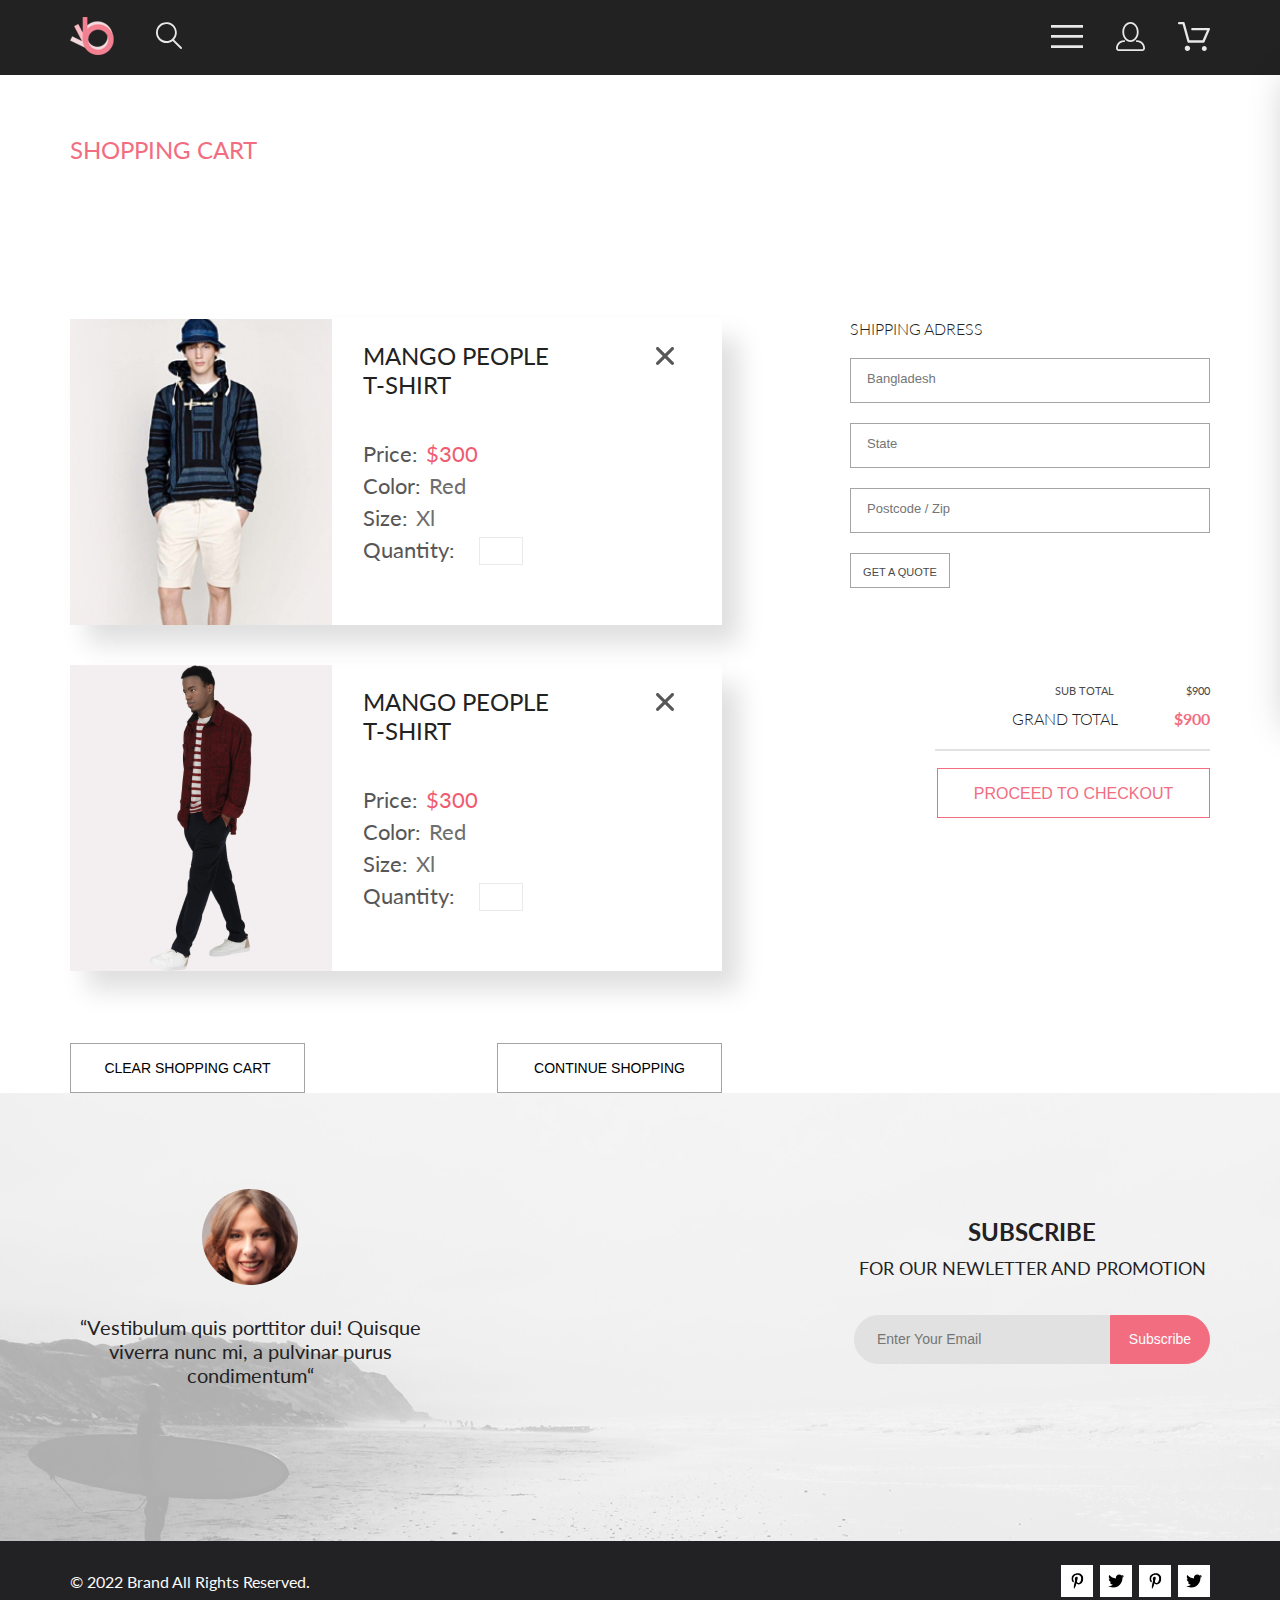
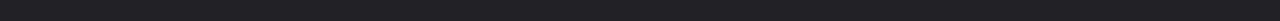
<file: cart.html>
<!DOCTYPE html>
<html lang="en">
<head>
    <meta charset="UTF-8">
    <meta http-equiv="X-UA-Compatible" content="IE=edge">
    <meta name="viewport" content="width=device-width, initial-scale=1.0">
    <title>Cart</title>
    <link rel="stylesheet" href="css/style.css">
    <link rel="preconnect" href="https://fonts.googleapis.com">
    <link rel="preconnect" href="https://fonts.gstatic.com" crossorigin>
    <link href="https://fonts.googleapis.com/css2?family=Lato:wght@300;400;700;900&family=Roboto:wght@300&display=swap" rel="stylesheet">   
</head>
<body>

    <div class="top">
        <header class="header center">

            <div class="header__left">
                <a href="index.html"><img src="img/logo.png" alt="logo site"></a>
                <a href="#">
                    <svg width="27" height="28" viewBox="0 0 27 28" fill="none" xmlns="http://www.w3.org/2000/svg">
                        <path d="M19.0596 17.6259C20.6713 15.8658 21.6282 13.6048 21.7698 11.2225C21.9113 8.84018 21.2288 6.48173 19.8369 4.54318C18.445 2.60463 16.4285 1.20404 14.126 0.576619C11.8234 -0.0508009 9.3751 0.13316 7.19217 1.09761C5.00923 2.06205 3.22463 3.74825 2.13804 5.87302C1.05145 7.9978 0.729054 10.4318 1.225 12.7661C1.72094 15.1005 3.00501 17.1932 4.86158 18.6927C6.71814 20.1922 9.03413 21.0072 11.4206 21.0009C13.673 21.004 15.8645 20.27 17.6606 18.9109L25.4086 26.7179C25.4941 26.807 25.5965 26.8781 25.7099 26.927C25.8232 26.9759 25.9452 27.0017 26.0686 27.0029C26.1923 27.0033 26.3148 26.9782 26.4283 26.9292C26.5419 26.8801 26.6441 26.8082 26.7286 26.7179C26.9025 26.537 26.9997 26.2958 26.9997 26.0449C26.9997 25.794 26.9025 25.5528 26.7286 25.3719L19.0596 17.6259ZM2.88662 10.5009C2.89946 8.81563 3.41094 7.17187 4.35659 5.77685C5.30224 4.38183 6.63972 3.29801 8.20044 2.662C9.76115 2.02599 11.4752 1.86627 13.1266 2.20298C14.7779 2.53969 16.2926 3.35775 17.4797 4.55404C18.6668 5.75033 19.4732 7.27129 19.7972 8.92519C20.1212 10.5791 19.9483 12.2919 19.3002 13.8476C18.6522 15.4034 17.5581 16.7325 16.1559 17.6674C14.7536 18.6023 13.1059 19.1011 11.4206 19.1009C9.14916 19.0901 6.97482 18.1784 5.37484 16.566C3.77486 14.9537 2.87998 12.7724 2.88662 10.5009Z" fill="#E8E8E8"/>
                    </svg>   
                </a>
            </div>
    
             <div class="header__right">
                <a href="#">
                    <svg class="header__menu" width="32" height="23" viewBox="0 0 32 23" fill="none" xmlns="http://www.w3.org/2000/svg">
                        <path d="M0 23V20.31H32V23H0ZM0 12.76V10.07H32V12.76H0ZM0 2.69V0H32V2.69H0Z" fill="#E8E8E8"/>
                    </svg>
                </a>
                <a class="menu__hiden" href="registration.html">
                    <svg width="29" height="29" viewBox="0 0 29 29" fill="none" xmlns="http://www.w3.org/2000/svg">
                        <path d="M14.5 19.937C19 19.937 22.656 15.464 22.656 9.968C22.656 4.472 19 0 14.5 0C13.3631 0.0217413 12.2463 0.303398 11.2351 0.823397C10.2239 1.34339 9.34507 2.08794 8.66602 3C7.12663 4.99573 6.30819 7.45381 6.34399 9.974C6.34399 15.465 10 19.937 14.5 19.937ZM14.5 1.813C18 1.813 20.844 5.472 20.844 9.969C20.844 14.466 17.998 18.125 14.5 18.125C11.002 18.125 8.15603 14.465 8.15503 9.969C8.15403 5.473 11 1.813 14.5 1.813ZM20.844 18.125C20.6036 18.125 20.373 18.2205 20.203 18.3905C20.033 18.5605 19.9375 18.7911 19.9375 19.0315C19.9375 19.2719 20.033 19.5025 20.203 19.6725C20.373 19.8425 20.6036 19.938 20.844 19.938C22.526 19.9399 24.1386 20.6088 25.3279 21.7982C26.5172 22.9875 27.1861 24.6 27.188 26.282C27.1875 26.5221 27.0918 26.7523 26.922 26.9221C26.7522 27.0918 26.5221 27.1875 26.282 27.188H2.71997C2.47985 27.1875 2.24975 27.0918 2.07996 26.9221C1.91016 26.7523 1.81449 26.5221 1.81396 26.282C1.81608 24.6001 2.48517 22.9877 3.67444 21.7985C4.86371 20.6092 6.47608 19.9401 8.15796 19.938C8.39824 19.938 8.62868 19.8425 8.79858 19.6726C8.96849 19.5027 9.06396 19.2723 9.06396 19.032C9.06396 18.7917 8.96849 18.5613 8.79858 18.3914C8.62868 18.2215 8.39824 18.126 8.15796 18.126C5.99541 18.1279 3.92201 18.9875 2.39258 20.5164C0.863144 22.0453 0.00264777 24.1185 0 26.281C0.000794067 27.0019 0.287502 27.693 0.797241 28.2027C1.30698 28.7125 1.99811 28.9992 2.71899 29H26.282C27.0027 28.9989 27.6936 28.7121 28.2031 28.2024C28.7126 27.6927 28.9992 27.0017 29 26.281C28.9974 24.1187 28.1372 22.0457 26.6083 20.5168C25.0793 18.9878 23.0063 18.1276 20.844 18.125Z" fill="#E8E8E8"/>
                    </svg>   
                </a>
                <a class="menu__hiden" href="cart.html">
                    <svg width="32" height="29" viewBox="0 0 32 29" fill="none" xmlns="http://www.w3.org/2000/svg">
                        <path d="M26.2009 29C25.5532 28.9738 24.9415 28.6948 24.4972 28.2227C24.0529 27.7506 23.8114 27.1232 23.8245 26.475C23.8376 25.8269 24.1043 25.2097 24.5673 24.7559C25.0303 24.3022 25.6527 24.048 26.301 24.048C26.9493 24.048 27.5717 24.3022 28.0347 24.7559C28.4977 25.2097 28.7644 25.8269 28.7775 26.475C28.7906 27.1232 28.549 27.7506 28.1047 28.2227C27.6604 28.6948 27.0488 28.9738 26.401 29H26.2009ZM6.75293 26.32C6.75293 25.79 6.91011 25.2718 7.20459 24.8311C7.49907 24.3904 7.91764 24.0469 8.40735 23.844C8.89705 23.6412 9.43594 23.5881 9.95581 23.6915C10.4757 23.7949 10.9532 24.0502 11.328 24.425C11.7028 24.7998 11.9581 25.2773 12.0615 25.7972C12.1649 26.317 12.1118 26.8559 11.9089 27.3456C11.7061 27.8353 11.3626 28.2539 10.9219 28.5483C10.4812 28.8428 9.96304 29 9.43298 29C9.08087 29.0003 8.73212 28.9311 8.40674 28.7966C8.08136 28.662 7.78569 28.4646 7.53662 28.2158C7.28755 27.9669 7.09001 27.6713 6.9552 27.3461C6.82039 27.0208 6.75098 26.6721 6.75098 26.32H6.75293ZM10.553 20.686C10.2935 20.6868 10.0409 20.6024 9.83411 20.4457C9.62727 20.2891 9.47758 20.0689 9.40796 19.819L4.57495 2.36401H1.18201C0.868521 2.36401 0.567859 2.23947 0.346191 2.01781C0.124523 1.79614 0 1.49549 0 1.18201C0 0.868519 0.124523 0.567873 0.346191 0.346205C0.567859 0.124537 0.868521 5.81268e-06 1.18201 5.81268e-06H5.46301C5.7225 -0.00080736 5.97504 0.0837201 6.18176 0.240568C6.38848 0.397416 6.53784 0.617884 6.60693 0.868006L11.4399 18.323H24.6179L29.001 8.27501H14.401C14.2428 8.27961 14.0854 8.25242 13.9379 8.19507C13.7904 8.13771 13.6559 8.05134 13.5424 7.94108C13.4288 7.83082 13.3386 7.69891 13.277 7.55315C13.2154 7.40739 13.1836 7.25075 13.1836 7.0925C13.1836 6.93426 13.2154 6.77762 13.277 6.63186C13.3386 6.4861 13.4288 6.35419 13.5424 6.24393C13.6559 6.13367 13.7904 6.0473 13.9379 5.98994C14.0854 5.93259 14.2428 5.90541 14.401 5.91001H30.814C31.0097 5.90996 31.2022 5.95866 31.3744 6.05172C31.5465 6.14478 31.6928 6.27926 31.7999 6.44301C31.9078 6.60729 31.9734 6.79569 31.9908 6.99145C32.0083 7.18721 31.9771 7.38424 31.9 7.565L26.495 19.977C26.4026 20.1876 26.251 20.3668 26.0585 20.4927C25.866 20.6186 25.641 20.6858 25.411 20.686H10.553Z" fill="#E8E8E8"/>
                    </svg>       
                </a>
            </div>
    
            <div class="menu">
                <div class="menu__link">
                    <a href="registration.html">
                        <svg width="29" height="29" viewBox="0 0 29 29" fill="none" xmlns="http://www.w3.org/2000/svg">
                            <path d="M14.5 19.937C19 19.937 22.656 15.464 22.656 9.968C22.656 4.472 19 0 14.5 0C13.3631 0.0217413 12.2463 0.303398 11.2351 0.823397C10.2239 1.34339 9.34507 2.08794 8.66602 3C7.12663 4.99573 6.30819 7.45381 6.34399 9.974C6.34399 15.465 10 19.937 14.5 19.937ZM14.5 1.813C18 1.813 20.844 5.472 20.844 9.969C20.844 14.466 17.998 18.125 14.5 18.125C11.002 18.125 8.15603 14.465 8.15503 9.969C8.15403 5.473 11 1.813 14.5 1.813ZM20.844 18.125C20.6036 18.125 20.373 18.2205 20.203 18.3905C20.033 18.5605 19.9375 18.7911 19.9375 19.0315C19.9375 19.2719 20.033 19.5025 20.203 19.6725C20.373 19.8425 20.6036 19.938 20.844 19.938C22.526 19.9399 24.1386 20.6088 25.3279 21.7982C26.5172 22.9875 27.1861 24.6 27.188 26.282C27.1875 26.5221 27.0918 26.7523 26.922 26.9221C26.7522 27.0918 26.5221 27.1875 26.282 27.188H2.71997C2.47985 27.1875 2.24975 27.0918 2.07996 26.9221C1.91016 26.7523 1.81449 26.5221 1.81396 26.282C1.81608 24.6001 2.48517 22.9877 3.67444 21.7985C4.86371 20.6092 6.47608 19.9401 8.15796 19.938C8.39824 19.938 8.62868 19.8425 8.79858 19.6726C8.96849 19.5027 9.06396 19.2723 9.06396 19.032C9.06396 18.7917 8.96849 18.5613 8.79858 18.3914C8.62868 18.2215 8.39824 18.126 8.15796 18.126C5.99541 18.1279 3.92201 18.9875 2.39258 20.5164C0.863144 22.0453 0.00264777 24.1185 0 26.281C0.000794067 27.0019 0.287502 27.693 0.797241 28.2027C1.30698 28.7125 1.99811 28.9992 2.71899 29H26.282C27.0027 28.9989 27.6936 28.7121 28.2031 28.2024C28.7126 27.6927 28.9992 27.0017 29 26.281C28.9974 24.1187 28.1372 22.0457 26.6083 20.5168C25.0793 18.9878 23.0063 18.1276 20.844 18.125Z" fill="black"/>
                        </svg>   
                    </a>
                    <a href="cart.html">
                        <svg width="32" height="29" viewBox="0 0 32 29" fill="none" xmlns="http://www.w3.org/2000/svg">
                            <path d="M26.2009 29C25.5532 28.9738 24.9415 28.6948 24.4972 28.2227C24.0529 27.7506 23.8114 27.1232 23.8245 26.475C23.8376 25.8269 24.1043 25.2097 24.5673 24.7559C25.0303 24.3022 25.6527 24.048 26.301 24.048C26.9493 24.048 27.5717 24.3022 28.0347 24.7559C28.4977 25.2097 28.7644 25.8269 28.7775 26.475C28.7906 27.1232 28.549 27.7506 28.1047 28.2227C27.6604 28.6948 27.0488 28.9738 26.401 29H26.2009ZM6.75293 26.32C6.75293 25.79 6.91011 25.2718 7.20459 24.8311C7.49907 24.3904 7.91764 24.0469 8.40735 23.844C8.89705 23.6412 9.43594 23.5881 9.95581 23.6915C10.4757 23.7949 10.9532 24.0502 11.328 24.425C11.7028 24.7998 11.9581 25.2773 12.0615 25.7972C12.1649 26.317 12.1118 26.8559 11.9089 27.3456C11.7061 27.8353 11.3626 28.2539 10.9219 28.5483C10.4812 28.8428 9.96304 29 9.43298 29C9.08087 29.0003 8.73212 28.9311 8.40674 28.7966C8.08136 28.662 7.78569 28.4646 7.53662 28.2158C7.28755 27.9669 7.09001 27.6713 6.9552 27.3461C6.82039 27.0208 6.75098 26.6721 6.75098 26.32H6.75293ZM10.553 20.686C10.2935 20.6868 10.0409 20.6024 9.83411 20.4457C9.62727 20.2891 9.47758 20.0689 9.40796 19.819L4.57495 2.36401H1.18201C0.868521 2.36401 0.567859 2.23947 0.346191 2.01781C0.124523 1.79614 0 1.49549 0 1.18201C0 0.868519 0.124523 0.567873 0.346191 0.346205C0.567859 0.124537 0.868521 5.81268e-06 1.18201 5.81268e-06H5.46301C5.7225 -0.00080736 5.97504 0.0837201 6.18176 0.240568C6.38848 0.397416 6.53784 0.617884 6.60693 0.868006L11.4399 18.323H24.6179L29.001 8.27501H14.401C14.2428 8.27961 14.0854 8.25242 13.9379 8.19507C13.7904 8.13771 13.6559 8.05134 13.5424 7.94108C13.4288 7.83082 13.3386 7.69891 13.277 7.55315C13.2154 7.40739 13.1836 7.25075 13.1836 7.0925C13.1836 6.93426 13.2154 6.77762 13.277 6.63186C13.3386 6.4861 13.4288 6.35419 13.5424 6.24393C13.6559 6.13367 13.7904 6.0473 13.9379 5.98994C14.0854 5.93259 14.2428 5.90541 14.401 5.91001H30.814C31.0097 5.90996 31.2022 5.95866 31.3744 6.05172C31.5465 6.14478 31.6928 6.27926 31.7999 6.44301C31.9078 6.60729 31.9734 6.79569 31.9908 6.99145C32.0083 7.18721 31.9771 7.38424 31.9 7.565L26.495 19.977C26.4026 20.1876 26.251 20.3668 26.0585 20.4927C25.866 20.6186 25.641 20.6858 25.411 20.686H10.553Z" fill="black"/>
                        </svg>       
                    </a>
                </div>
                <h3 class="menu__heading">MENU</h3>
                <ul class="menu__box">
                    <li><a href="catalog.html" class="menu__title">MAN</a></li>
                    <li><a href="#" class="menu__item">Accessories</a></li>
                    <li><a href="#" class="menu__item">Bags</a></li>
                    <li><a href="#" class="menu__item">Denim</a></li>
                    <li><a href="#" class="menu__item">T-Shirts</a></li>
                </ul>
                <ul class="menu__box">
                    <li><a href="catalog.html" class="menu__title">WOMAN</a></li>
                    <li><a href="#" class="menu__item">Accessories</a></li>
                    <li><a href="#" class="menu__item">Jackets & Coats</a></li>
                    <li><a href="#" class="menu__item">Polos</a></li>
                    <li><a href="#" class="menu__item">T-Shirts</a></li>
                    <li><a href="#" class="menu__item">Shirts</a></li>
                </ul>
                <ul class="menu__box">
                    <li><a href="catalog.html" class="menu__title">KIDS</a></li>
                    <li><a href="#" class="menu__item">Accessories</a></li>
                    <li><a href="#" class="menu__item">Jackets & Coats</a></li>
                    <li><a href="#" class="menu__item">Polos</a></li>
                    <li><a href="#" class="menu__item">T-Shirts</a></li>
                    <li><a href="#" class="menu__item">Shirts</a></li>
                    <li><a href="#" class="menu__item">Bags</a></li>
                </ul>
            </div>
        </header>
    
        <section class="navigation center">
            <h2 class="navigation__heading">SHOPPING CART</h2>
        </section>
    
        <section class="basket center">
            <div class="cart">
                <div class="cart__product">
                    <img class="cart__img" src="img/cartImg1.png" alt="cart picture">
                    <div class="product__box">
                        <a class="product__name" href="product.html">MANGO  PEOPLE <br>  T-SHIRT</a>
                        <p class="product__info">Price: <span class="product__info-active">$300</span></p>
                        <p class="product__info">Color: <span>Red</span></p>
                        <p class="product__info">Size: <span>Xl</span></p>
                        <label class="product__info">Quantity:
                             <input class="product__input" type="number" min="1" max="100">
                         </label>
                    </div>
                     <a href="#" class="cart__close">
                         <svg width="18" height="18" viewBox="0 0 18 18" fill="none" xmlns="http://www.w3.org/2000/svg">
                            <path d="M11.2453 9L17.5302 2.71516C17.8285 2.41741 17.9962 2.01336 17.9966 1.59191C17.997 1.17045 17.8299 0.76611 17.5322 0.467833C17.2344 0.169555 16.8304 0.00177586 16.4089 0.00140366C15.9875 0.00103146 15.5831 0.168097 15.2848 0.465848L9 6.75069L2.71516 0.465848C2.41688 0.167571 2.01233 0 1.5905 0C1.16868 0 0.764125 0.167571 0.465848 0.465848C0.167571 0.764125 0 1.16868 0 1.5905C0 2.01233 0.167571 2.41688 0.465848 2.71516L6.75069 9L0.465848 15.2848C0.167571 15.5831 0 15.9877 0 16.4095C0 16.8313 0.167571 17.2359 0.465848 17.5342C0.764125 17.8324 1.16868 18 1.5905 18C2.01233 18 2.41688 17.8324 2.71516 17.5342L9 11.2493L15.2848 17.5342C15.5831 17.8324 15.9877 18 16.4095 18C16.8313 18 17.2359 17.8324 17.5342 17.5342C17.8324 17.2359 18 16.8313 18 16.4095C18 15.9877 17.8324 15.5831 17.5342 15.2848L11.2453 9Z" fill="#575757"/>
                         </svg>   
                    </a>                
                </div>
    
                <div class="cart__product">
                    <img class="cart__img" src="img/cartImg2.png" alt="cart picture">
                    <div class="product__box">
                        <a class="product__name" href="product.html">MANGO  PEOPLE <br>  T-SHIRT</a>
                        <p class="product__info">Price:<span class="product__info-active">$300</span></p>
                        <p class="product__info">Color:<span>Red</span></p>
                        <p class="product__info">Size:<span>Xl</span></p>
                        <label class="product__info">Quantity:
                            <input class="product__input" type="number" min="1" max="100">
                        </label>
                    </div>
                    <a href="#" class="cart__close">
                        <svg width="18" height="18" viewBox="0 0 18 18" fill="none" xmlns="http://www.w3.org/2000/svg">
                            <path d="M11.2453 9L17.5302 2.71516C17.8285 2.41741 17.9962 2.01336 17.9966 1.59191C17.997 1.17045 17.8299 0.76611 17.5322 0.467833C17.2344 0.169555 16.8304 0.00177586 16.4089 0.00140366C15.9875 0.00103146 15.5831 0.168097 15.2848 0.465848L9 6.75069L2.71516 0.465848C2.41688 0.167571 2.01233 0 1.5905 0C1.16868 0 0.764125 0.167571 0.465848 0.465848C0.167571 0.764125 0 1.16868 0 1.5905C0 2.01233 0.167571 2.41688 0.465848 2.71516L6.75069 9L0.465848 15.2848C0.167571 15.5831 0 15.9877 0 16.4095C0 16.8313 0.167571 17.2359 0.465848 17.5342C0.764125 17.8324 1.16868 18 1.5905 18C2.01233 18 2.41688 17.8324 2.71516 17.5342L9 11.2493L15.2848 17.5342C15.5831 17.8324 15.9877 18 16.4095 18C16.8313 18 17.2359 17.8324 17.5342 17.5342C17.8324 17.2359 18 16.8313 18 16.4095C18 15.9877 17.8324 15.5831 17.5342 15.2848L11.2453 9Z" fill="#575757"/>
                          </svg>   
                    </a>                
                </div>
    
                <div class="cart__buttons">
                    <button class="clear">CLEAR SHOPPING CART</button>
                    <button class="clear">CONTINUE SHOPPING</button>
                </div>
            </div>
    
            <form class="shipping">
                <div class="shipping__address">
                    <p class="shipping__text">SHIPPING ADRESS</p>
                    <label>
                        <input class="shipping__input" type="text" placeholder="Bangladesh">
                    </label>
                    <label>
                        <input class="shipping__input" type="text" placeholder="State">
                    </label>
                    <label>
                        <input class="shipping__input" type="text" placeholder="Postcode / Zip">
                    </label>
                    <button class="shipping__button">GET A QUOTE</button>
                </div>
    
                <div class="shipping__price">
                    <p class="shipping__sub">SUB TOTAL<span>$900</span></p>
                    <p class="shipping__grand">GRAND TOTAL<span>$900</span></p>
                    <span class="shipping__border"></span>
                    <button class="shipping__button-price">PROCEED TO CHECKOUT</button>
                </div>
            </form>
               
        </section>
    </div>

    

    <footer class="footer">
        <div class="subscribe">
            <div class="subscribe__container center">
                <div class="subscribe__left">
                    <img src="img/photoPeople.png" alt="photo people">
                    <p class="subscribe__citation">“Vestibulum quis porttitor dui! Quisque viverra nunc mi, a pulvinar purus condimentum“</p>
                </div>
                <div class="subscribe__right">
                    <h1 class="subscribe__title">SUBSCRIBE </h1>
                    <h2 class="subscribe__heading">FOR OUR NEWLETTER AND PROMOTION</h2>
                        <form class="form">
                            <input class="subscribe__input" type="email" placeholder="Enter Your Email" required>
                            <button type="submit" class="subscribe__btn">Subscribe</button>
                        </form>   
                </div>
            </div>
        </div>
        <div class="footer__container center">
            <p class="footer__copyright">&copy; 2022  Brand  All Rights Reserved.</p>
            <div class="social">
                <a href="#" class="social__link">
                    <svg width="13" height="16" viewBox="0 0 13 16" fill="none" xmlns="http://www.w3.org/2000/svg">
                        <g clip-path="url(#clip0_128_242)">
                        <path d="M6.74032 0.203125C3.55564 0.203125 0.408203 2.34063 0.408203 5.8C0.408203 8 1.63738 9.25 2.38233 9.25C2.68963 9.25 2.86655 8.3875 2.86655 8.14375C2.86655 7.85313 2.13091 7.23438 2.13091 6.025C2.13091 3.5125 4.03055 1.73125 6.4889 1.73125C8.60271 1.73125 10.1671 2.94062 10.1671 5.1625C10.1671 6.82187 9.50597 9.93437 7.36422 9.93437C6.59133 9.93437 5.93018 9.37187 5.93018 8.56563C5.93018 7.38438 6.74963 6.24062 6.74963 5.02187C6.74963 2.95312 3.835 3.32812 3.835 5.82812C3.835 6.35313 3.90018 6.93437 4.13298 7.4125C3.70463 9.26875 2.82931 12.0344 2.82931 13.9469C2.82931 14.5375 2.91311 15.1188 2.96899 15.7094C3.07452 15.8281 3.02175 15.8156 3.18316 15.7563C4.74757 13.6 4.69169 13.1781 5.3994 10.3562C5.78119 11.0875 6.76826 11.4812 7.55046 11.4812C10.8469 11.4812 12.3275 8.24688 12.3275 5.33125C12.3275 2.22813 9.66427 0.203125 6.74032 0.203125Z" fill="black"/>
                        </g>
                        <defs>
                        <clipPath id="clip0_128_242">
                        <rect width="11.9193" height="16" fill="white" transform="translate(0.408203)"/>
                        </clipPath>
                        </defs>
                    </svg>     
                </a>   
                <a href="#" class="social__link">
                    <svg width="17" height="14" viewBox="0 0 17 14" fill="none" xmlns="http://www.w3.org/2000/svg">
                        <path d="M14.417 3.74052C14.427 3.88264 14.427 4.0248 14.427 4.16692C14.427 8.50192 11.1498 13.4969 5.15986 13.4969C3.31448 13.4969 1.60022 12.9588 0.158203 12.0248C0.420396 12.0552 0.67247 12.0654 0.944752 12.0654C2.46741 12.0654 3.8691 11.5476 4.98843 10.6644C3.5565 10.6339 2.3565 9.68977 1.94305 8.39027C2.14475 8.4207 2.34642 8.44102 2.5582 8.44102C2.85063 8.44102 3.14308 8.40039 3.41533 8.32936C1.92291 8.02477 0.803551 6.70498 0.803551 5.11108V5.07048C1.23715 5.31414 1.74139 5.46642 2.2758 5.4867C1.39849 4.89786 0.823727 3.8928 0.823727 2.75573C0.823727 2.14661 0.985041 1.58823 1.26741 1.10092C2.87077 3.09077 5.28086 4.39023 7.98334 4.53239C7.93293 4.28873 7.90266 4.03495 7.90266 3.78114C7.90266 1.97402 9.35477 0.501953 11.1598 0.501953C12.0976 0.501953 12.9446 0.897891 13.5396 1.53748C14.2757 1.39536 14.9816 1.12123 15.6068 0.745609C15.3648 1.50705 14.8505 2.14664 14.1749 2.5527C14.8304 2.48167 15.4657 2.29889 16.0505 2.04511C15.6069 2.69483 15.0522 3.27348 14.417 3.74052Z" fill="black"/>
                    </svg> 
                </a>  
                <a href="#" class="social__link">
                    <svg width="13" height="16" viewBox="0 0 13 16" fill="none" xmlns="http://www.w3.org/2000/svg">
                        <g clip-path="url(#clip0_128_242)">
                        <path d="M6.74032 0.203125C3.55564 0.203125 0.408203 2.34063 0.408203 5.8C0.408203 8 1.63738 9.25 2.38233 9.25C2.68963 9.25 2.86655 8.3875 2.86655 8.14375C2.86655 7.85313 2.13091 7.23438 2.13091 6.025C2.13091 3.5125 4.03055 1.73125 6.4889 1.73125C8.60271 1.73125 10.1671 2.94062 10.1671 5.1625C10.1671 6.82187 9.50597 9.93437 7.36422 9.93437C6.59133 9.93437 5.93018 9.37187 5.93018 8.56563C5.93018 7.38438 6.74963 6.24062 6.74963 5.02187C6.74963 2.95312 3.835 3.32812 3.835 5.82812C3.835 6.35313 3.90018 6.93437 4.13298 7.4125C3.70463 9.26875 2.82931 12.0344 2.82931 13.9469C2.82931 14.5375 2.91311 15.1188 2.96899 15.7094C3.07452 15.8281 3.02175 15.8156 3.18316 15.7563C4.74757 13.6 4.69169 13.1781 5.3994 10.3562C5.78119 11.0875 6.76826 11.4812 7.55046 11.4812C10.8469 11.4812 12.3275 8.24688 12.3275 5.33125C12.3275 2.22813 9.66427 0.203125 6.74032 0.203125Z" fill="black"/>
                        </g>
                        <defs>
                        <clipPath id="clip0_128_242">
                        <rect width="11.9193" height="16" fill="white" transform="translate(0.408203)"/>
                        </clipPath>
                        </defs>
                    </svg>     
                </a>   
                <a href="#" class="social__link">
                    <svg width="17" height="14" viewBox="0 0 17 14" fill="none" xmlns="http://www.w3.org/2000/svg">
                        <path d="M14.417 3.74052C14.427 3.88264 14.427 4.0248 14.427 4.16692C14.427 8.50192 11.1498 13.4969 5.15986 13.4969C3.31448 13.4969 1.60022 12.9588 0.158203 12.0248C0.420396 12.0552 0.67247 12.0654 0.944752 12.0654C2.46741 12.0654 3.8691 11.5476 4.98843 10.6644C3.5565 10.6339 2.3565 9.68977 1.94305 8.39027C2.14475 8.4207 2.34642 8.44102 2.5582 8.44102C2.85063 8.44102 3.14308 8.40039 3.41533 8.32936C1.92291 8.02477 0.803551 6.70498 0.803551 5.11108V5.07048C1.23715 5.31414 1.74139 5.46642 2.2758 5.4867C1.39849 4.89786 0.823727 3.8928 0.823727 2.75573C0.823727 2.14661 0.985041 1.58823 1.26741 1.10092C2.87077 3.09077 5.28086 4.39023 7.98334 4.53239C7.93293 4.28873 7.90266 4.03495 7.90266 3.78114C7.90266 1.97402 9.35477 0.501953 11.1598 0.501953C12.0976 0.501953 12.9446 0.897891 13.5396 1.53748C14.2757 1.39536 14.9816 1.12123 15.6068 0.745609C15.3648 1.50705 14.8505 2.14664 14.1749 2.5527C14.8304 2.48167 15.4657 2.29889 16.0505 2.04511C15.6069 2.69483 15.0522 3.27348 14.417 3.74052Z" fill="black"/>
                    </svg> 
                </a>    
            </div>
        </div>
    </footer>

    <script src="index.js"></script>
</body>
</html>
</file>
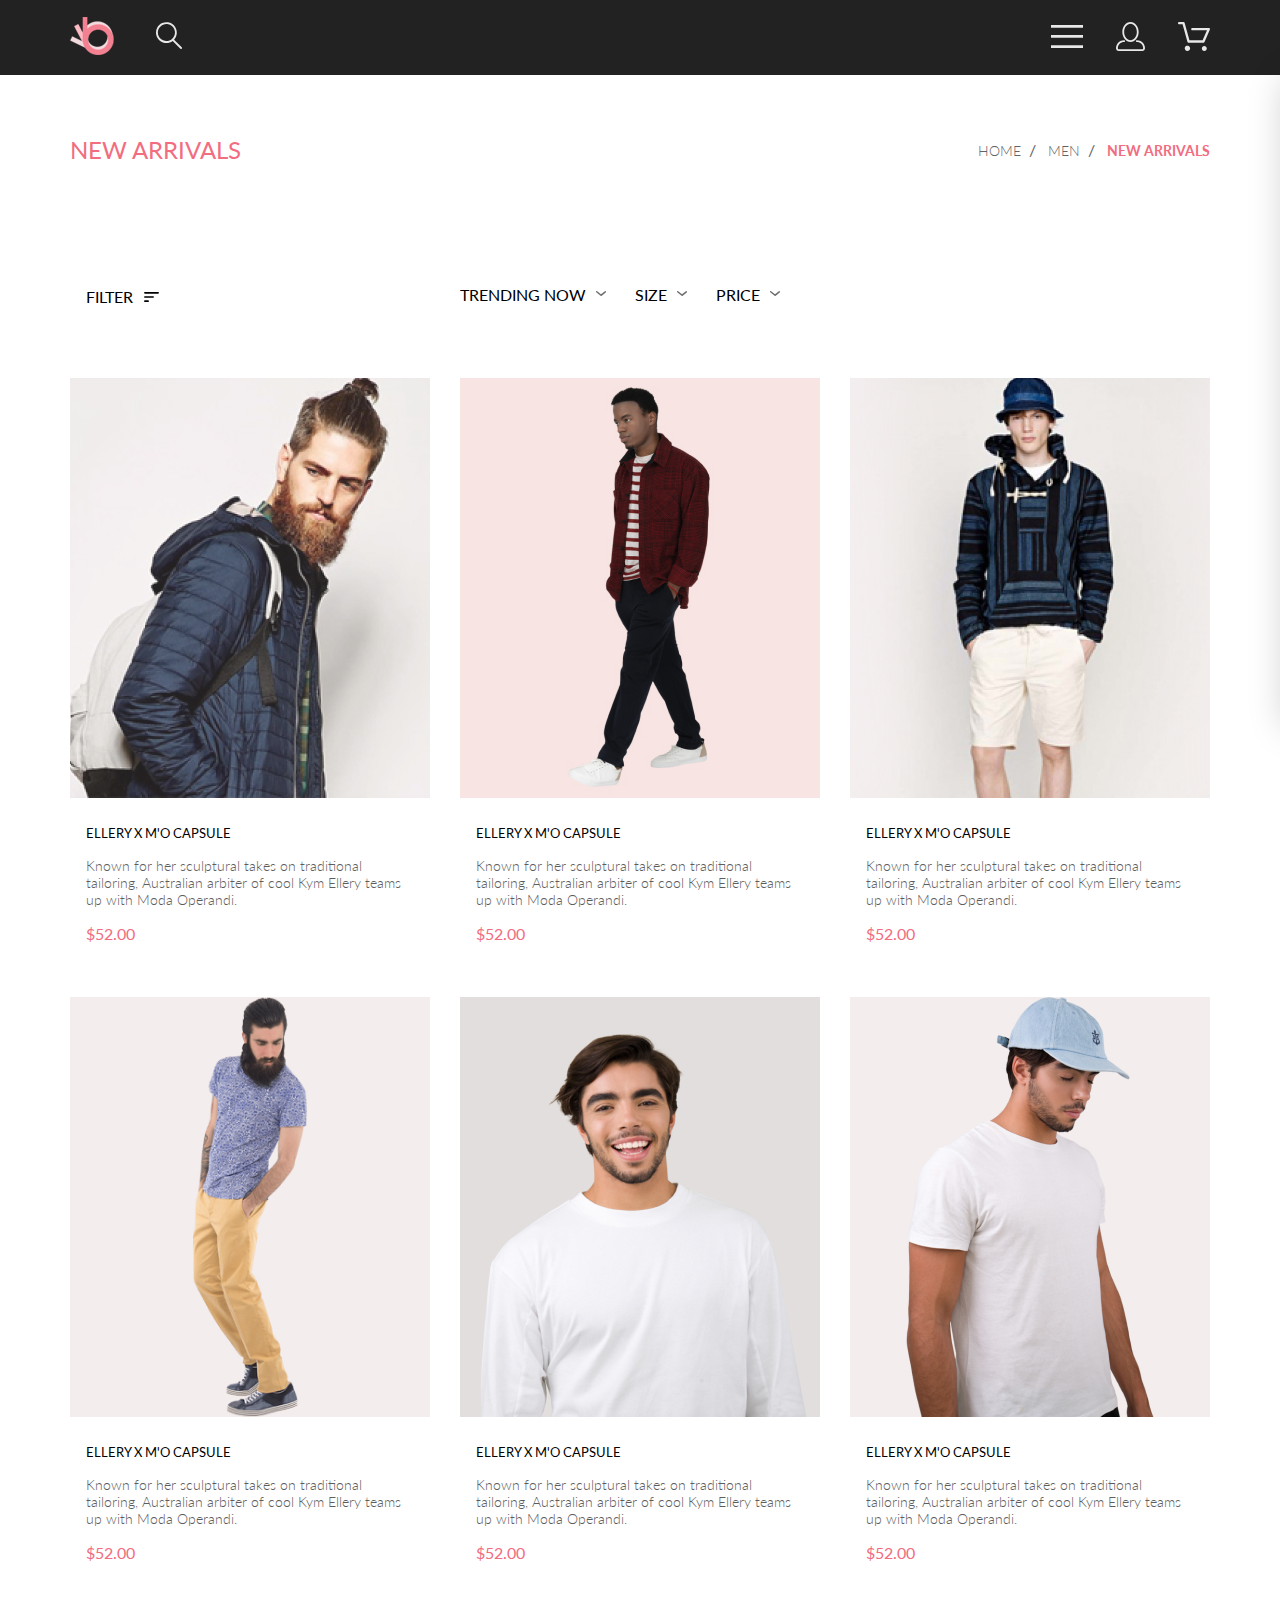
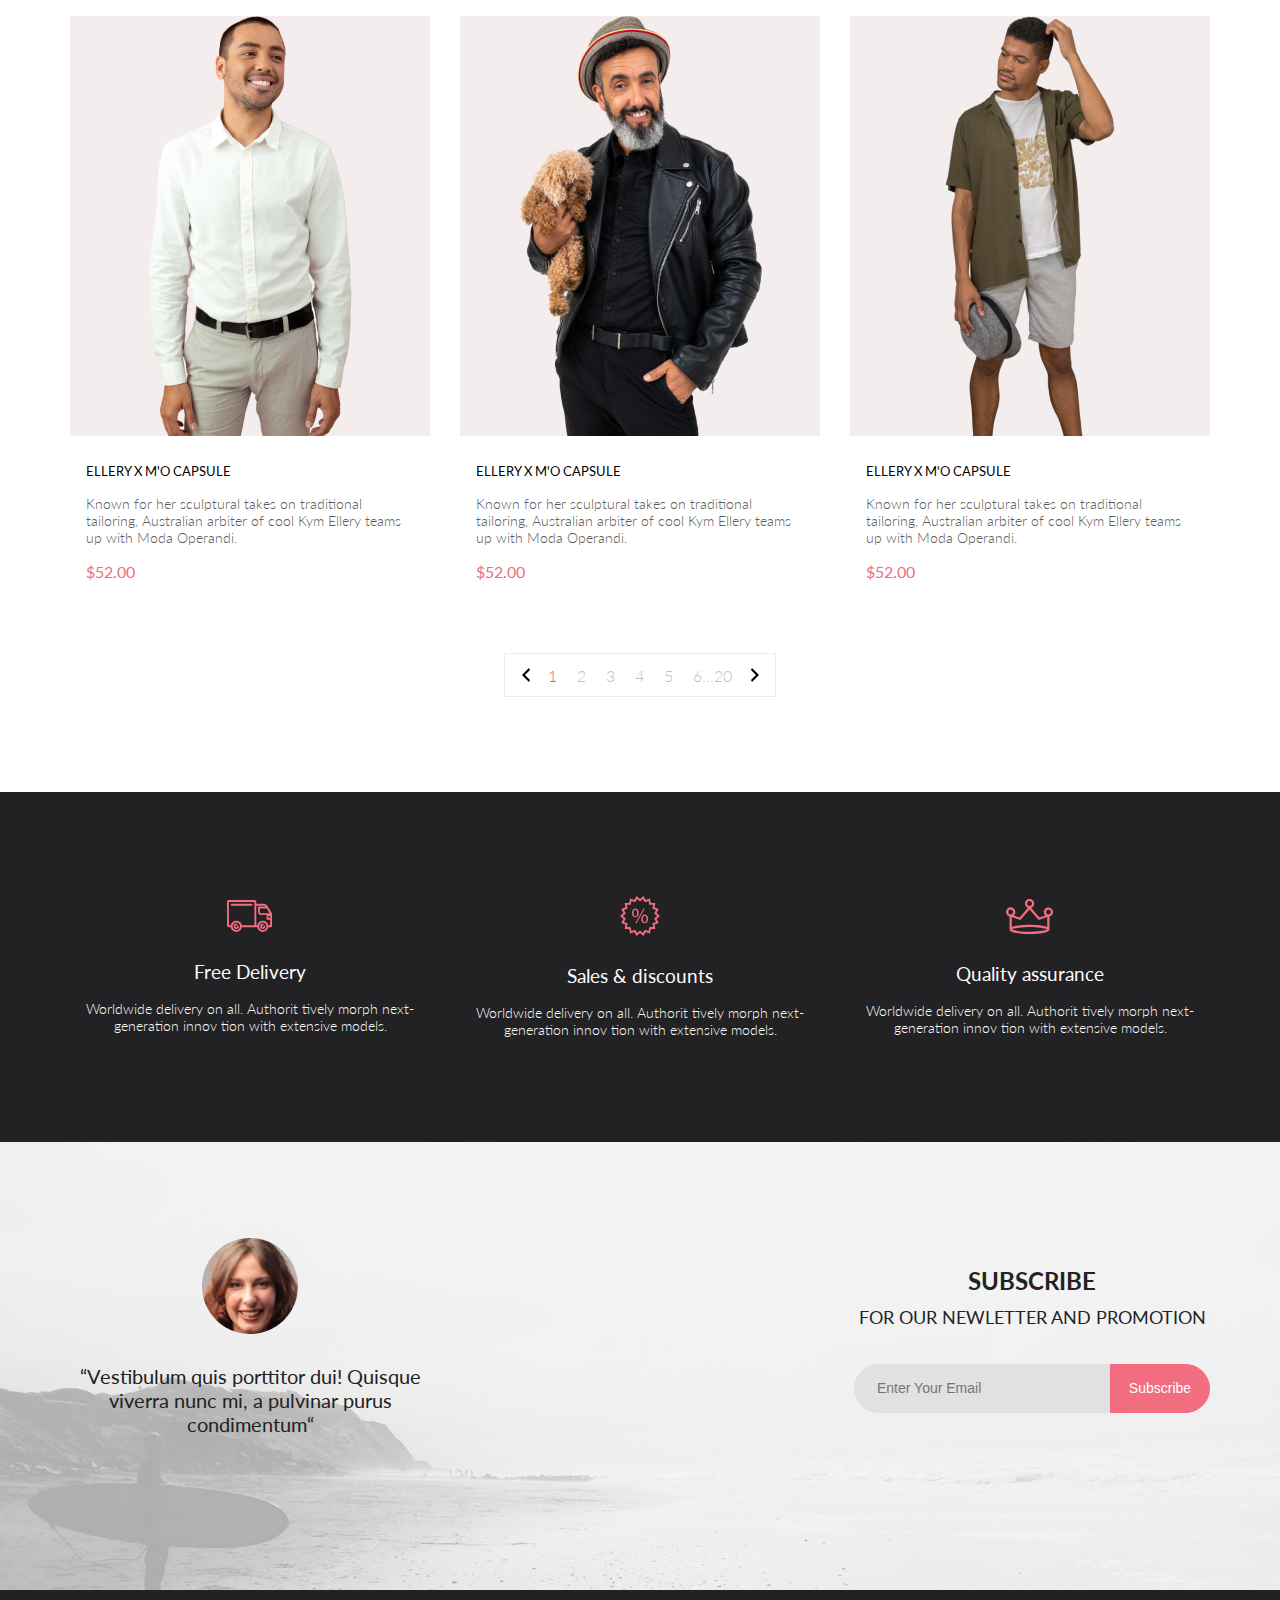
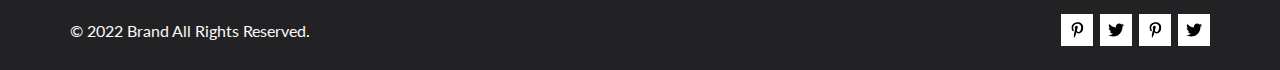
<file: catalog.html>
<!DOCTYPE html>
<html lang="en">
<head>
    <meta charset="UTF-8">
    <meta http-equiv="X-UA-Compatible" content="IE=edge">
    <meta name="viewport" content="width=device-width, initial-scale=1.0">
    <title>Catalog</title>
    <link rel="stylesheet" href="css/style.css">
    <link rel="preconnect" href="https://fonts.googleapis.com">
    <link rel="preconnect" href="https://fonts.gstatic.com" crossorigin>
    <link href="https://fonts.googleapis.com/css2?family=Lato:wght@300;400;700;900&family=Roboto:wght@300&display=swap" rel="stylesheet">   
</head>
<body>

    <div class="top">
        <header class="header center">
            <div class="header__left">
                <a href="index.html"><img src="img/logo.png" alt="logo site"></a>
                <a href="#">
                    <svg width="27" height="28" viewBox="0 0 27 28" fill="none" xmlns="http://www.w3.org/2000/svg">
                        <path d="M19.0596 17.6259C20.6713 15.8658 21.6282 13.6048 21.7698 11.2225C21.9113 8.84018 21.2288 6.48173 19.8369 4.54318C18.445 2.60463 16.4285 1.20404 14.126 0.576619C11.8234 -0.0508009 9.3751 0.13316 7.19217 1.09761C5.00923 2.06205 3.22463 3.74825 2.13804 5.87302C1.05145 7.9978 0.729054 10.4318 1.225 12.7661C1.72094 15.1005 3.00501 17.1932 4.86158 18.6927C6.71814 20.1922 9.03413 21.0072 11.4206 21.0009C13.673 21.004 15.8645 20.27 17.6606 18.9109L25.4086 26.7179C25.4941 26.807 25.5965 26.8781 25.7099 26.927C25.8232 26.9759 25.9452 27.0017 26.0686 27.0029C26.1923 27.0033 26.3148 26.9782 26.4283 26.9292C26.5419 26.8801 26.6441 26.8082 26.7286 26.7179C26.9025 26.537 26.9997 26.2958 26.9997 26.0449C26.9997 25.794 26.9025 25.5528 26.7286 25.3719L19.0596 17.6259ZM2.88662 10.5009C2.89946 8.81563 3.41094 7.17187 4.35659 5.77685C5.30224 4.38183 6.63972 3.29801 8.20044 2.662C9.76115 2.02599 11.4752 1.86627 13.1266 2.20298C14.7779 2.53969 16.2926 3.35775 17.4797 4.55404C18.6668 5.75033 19.4732 7.27129 19.7972 8.92519C20.1212 10.5791 19.9483 12.2919 19.3002 13.8476C18.6522 15.4034 17.5581 16.7325 16.1559 17.6674C14.7536 18.6023 13.1059 19.1011 11.4206 19.1009C9.14916 19.0901 6.97482 18.1784 5.37484 16.566C3.77486 14.9537 2.87998 12.7724 2.88662 10.5009Z" fill="#E8E8E8"/>
                    </svg>   
                </a>
            </div>
    
            <div class="header__right">
                <a href="#">
                    <svg class="header__menu" width="32" height="23" viewBox="0 0 32 23" fill="none" xmlns="http://www.w3.org/2000/svg">
                        <path d="M0 23V20.31H32V23H0ZM0 12.76V10.07H32V12.76H0ZM0 2.69V0H32V2.69H0Z" fill="#E8E8E8"/>
                    </svg>
                    </a>
                    <a class="menu__hiden" href="registration.html">
                        <svg width="29" height="29" viewBox="0 0 29 29" fill="none" xmlns="http://www.w3.org/2000/svg">
                            <path d="M14.5 19.937C19 19.937 22.656 15.464 22.656 9.968C22.656 4.472 19 0 14.5 0C13.3631 0.0217413 12.2463 0.303398 11.2351 0.823397C10.2239 1.34339 9.34507 2.08794 8.66602 3C7.12663 4.99573 6.30819 7.45381 6.34399 9.974C6.34399 15.465 10 19.937 14.5 19.937ZM14.5 1.813C18 1.813 20.844 5.472 20.844 9.969C20.844 14.466 17.998 18.125 14.5 18.125C11.002 18.125 8.15603 14.465 8.15503 9.969C8.15403 5.473 11 1.813 14.5 1.813ZM20.844 18.125C20.6036 18.125 20.373 18.2205 20.203 18.3905C20.033 18.5605 19.9375 18.7911 19.9375 19.0315C19.9375 19.2719 20.033 19.5025 20.203 19.6725C20.373 19.8425 20.6036 19.938 20.844 19.938C22.526 19.9399 24.1386 20.6088 25.3279 21.7982C26.5172 22.9875 27.1861 24.6 27.188 26.282C27.1875 26.5221 27.0918 26.7523 26.922 26.9221C26.7522 27.0918 26.5221 27.1875 26.282 27.188H2.71997C2.47985 27.1875 2.24975 27.0918 2.07996 26.9221C1.91016 26.7523 1.81449 26.5221 1.81396 26.282C1.81608 24.6001 2.48517 22.9877 3.67444 21.7985C4.86371 20.6092 6.47608 19.9401 8.15796 19.938C8.39824 19.938 8.62868 19.8425 8.79858 19.6726C8.96849 19.5027 9.06396 19.2723 9.06396 19.032C9.06396 18.7917 8.96849 18.5613 8.79858 18.3914C8.62868 18.2215 8.39824 18.126 8.15796 18.126C5.99541 18.1279 3.92201 18.9875 2.39258 20.5164C0.863144 22.0453 0.00264777 24.1185 0 26.281C0.000794067 27.0019 0.287502 27.693 0.797241 28.2027C1.30698 28.7125 1.99811 28.9992 2.71899 29H26.282C27.0027 28.9989 27.6936 28.7121 28.2031 28.2024C28.7126 27.6927 28.9992 27.0017 29 26.281C28.9974 24.1187 28.1372 22.0457 26.6083 20.5168C25.0793 18.9878 23.0063 18.1276 20.844 18.125Z" fill="#E8E8E8"/>
                        </svg>   
                    </a>
                    <a class="menu__hiden" href="cart.html">
                        <svg width="32" height="29" viewBox="0 0 32 29" fill="none" xmlns="http://www.w3.org/2000/svg">
                            <path d="M26.2009 29C25.5532 28.9738 24.9415 28.6948 24.4972 28.2227C24.0529 27.7506 23.8114 27.1232 23.8245 26.475C23.8376 25.8269 24.1043 25.2097 24.5673 24.7559C25.0303 24.3022 25.6527 24.048 26.301 24.048C26.9493 24.048 27.5717 24.3022 28.0347 24.7559C28.4977 25.2097 28.7644 25.8269 28.7775 26.475C28.7906 27.1232 28.549 27.7506 28.1047 28.2227C27.6604 28.6948 27.0488 28.9738 26.401 29H26.2009ZM6.75293 26.32C6.75293 25.79 6.91011 25.2718 7.20459 24.8311C7.49907 24.3904 7.91764 24.0469 8.40735 23.844C8.89705 23.6412 9.43594 23.5881 9.95581 23.6915C10.4757 23.7949 10.9532 24.0502 11.328 24.425C11.7028 24.7998 11.9581 25.2773 12.0615 25.7972C12.1649 26.317 12.1118 26.8559 11.9089 27.3456C11.7061 27.8353 11.3626 28.2539 10.9219 28.5483C10.4812 28.8428 9.96304 29 9.43298 29C9.08087 29.0003 8.73212 28.9311 8.40674 28.7966C8.08136 28.662 7.78569 28.4646 7.53662 28.2158C7.28755 27.9669 7.09001 27.6713 6.9552 27.3461C6.82039 27.0208 6.75098 26.6721 6.75098 26.32H6.75293ZM10.553 20.686C10.2935 20.6868 10.0409 20.6024 9.83411 20.4457C9.62727 20.2891 9.47758 20.0689 9.40796 19.819L4.57495 2.36401H1.18201C0.868521 2.36401 0.567859 2.23947 0.346191 2.01781C0.124523 1.79614 0 1.49549 0 1.18201C0 0.868519 0.124523 0.567873 0.346191 0.346205C0.567859 0.124537 0.868521 5.81268e-06 1.18201 5.81268e-06H5.46301C5.7225 -0.00080736 5.97504 0.0837201 6.18176 0.240568C6.38848 0.397416 6.53784 0.617884 6.60693 0.868006L11.4399 18.323H24.6179L29.001 8.27501H14.401C14.2428 8.27961 14.0854 8.25242 13.9379 8.19507C13.7904 8.13771 13.6559 8.05134 13.5424 7.94108C13.4288 7.83082 13.3386 7.69891 13.277 7.55315C13.2154 7.40739 13.1836 7.25075 13.1836 7.0925C13.1836 6.93426 13.2154 6.77762 13.277 6.63186C13.3386 6.4861 13.4288 6.35419 13.5424 6.24393C13.6559 6.13367 13.7904 6.0473 13.9379 5.98994C14.0854 5.93259 14.2428 5.90541 14.401 5.91001H30.814C31.0097 5.90996 31.2022 5.95866 31.3744 6.05172C31.5465 6.14478 31.6928 6.27926 31.7999 6.44301C31.9078 6.60729 31.9734 6.79569 31.9908 6.99145C32.0083 7.18721 31.9771 7.38424 31.9 7.565L26.495 19.977C26.4026 20.1876 26.251 20.3668 26.0585 20.4927C25.866 20.6186 25.641 20.6858 25.411 20.686H10.553Z" fill="#E8E8E8"/>
                        </svg>       
                    </a>
            </div>
    
            <div class="menu">
                <div class="menu__link">
                    <a href="registration.html">
                        <svg width="29" height="29" viewBox="0 0 29 29" fill="none" xmlns="http://www.w3.org/2000/svg">
                            <path d="M14.5 19.937C19 19.937 22.656 15.464 22.656 9.968C22.656 4.472 19 0 14.5 0C13.3631 0.0217413 12.2463 0.303398 11.2351 0.823397C10.2239 1.34339 9.34507 2.08794 8.66602 3C7.12663 4.99573 6.30819 7.45381 6.34399 9.974C6.34399 15.465 10 19.937 14.5 19.937ZM14.5 1.813C18 1.813 20.844 5.472 20.844 9.969C20.844 14.466 17.998 18.125 14.5 18.125C11.002 18.125 8.15603 14.465 8.15503 9.969C8.15403 5.473 11 1.813 14.5 1.813ZM20.844 18.125C20.6036 18.125 20.373 18.2205 20.203 18.3905C20.033 18.5605 19.9375 18.7911 19.9375 19.0315C19.9375 19.2719 20.033 19.5025 20.203 19.6725C20.373 19.8425 20.6036 19.938 20.844 19.938C22.526 19.9399 24.1386 20.6088 25.3279 21.7982C26.5172 22.9875 27.1861 24.6 27.188 26.282C27.1875 26.5221 27.0918 26.7523 26.922 26.9221C26.7522 27.0918 26.5221 27.1875 26.282 27.188H2.71997C2.47985 27.1875 2.24975 27.0918 2.07996 26.9221C1.91016 26.7523 1.81449 26.5221 1.81396 26.282C1.81608 24.6001 2.48517 22.9877 3.67444 21.7985C4.86371 20.6092 6.47608 19.9401 8.15796 19.938C8.39824 19.938 8.62868 19.8425 8.79858 19.6726C8.96849 19.5027 9.06396 19.2723 9.06396 19.032C9.06396 18.7917 8.96849 18.5613 8.79858 18.3914C8.62868 18.2215 8.39824 18.126 8.15796 18.126C5.99541 18.1279 3.92201 18.9875 2.39258 20.5164C0.863144 22.0453 0.00264777 24.1185 0 26.281C0.000794067 27.0019 0.287502 27.693 0.797241 28.2027C1.30698 28.7125 1.99811 28.9992 2.71899 29H26.282C27.0027 28.9989 27.6936 28.7121 28.2031 28.2024C28.7126 27.6927 28.9992 27.0017 29 26.281C28.9974 24.1187 28.1372 22.0457 26.6083 20.5168C25.0793 18.9878 23.0063 18.1276 20.844 18.125Z" fill="black"/>
                        </svg>   
                    </a>
                    <a href="cart.html">
                        <svg width="32" height="29" viewBox="0 0 32 29" fill="none" xmlns="http://www.w3.org/2000/svg">
                            <path d="M26.2009 29C25.5532 28.9738 24.9415 28.6948 24.4972 28.2227C24.0529 27.7506 23.8114 27.1232 23.8245 26.475C23.8376 25.8269 24.1043 25.2097 24.5673 24.7559C25.0303 24.3022 25.6527 24.048 26.301 24.048C26.9493 24.048 27.5717 24.3022 28.0347 24.7559C28.4977 25.2097 28.7644 25.8269 28.7775 26.475C28.7906 27.1232 28.549 27.7506 28.1047 28.2227C27.6604 28.6948 27.0488 28.9738 26.401 29H26.2009ZM6.75293 26.32C6.75293 25.79 6.91011 25.2718 7.20459 24.8311C7.49907 24.3904 7.91764 24.0469 8.40735 23.844C8.89705 23.6412 9.43594 23.5881 9.95581 23.6915C10.4757 23.7949 10.9532 24.0502 11.328 24.425C11.7028 24.7998 11.9581 25.2773 12.0615 25.7972C12.1649 26.317 12.1118 26.8559 11.9089 27.3456C11.7061 27.8353 11.3626 28.2539 10.9219 28.5483C10.4812 28.8428 9.96304 29 9.43298 29C9.08087 29.0003 8.73212 28.9311 8.40674 28.7966C8.08136 28.662 7.78569 28.4646 7.53662 28.2158C7.28755 27.9669 7.09001 27.6713 6.9552 27.3461C6.82039 27.0208 6.75098 26.6721 6.75098 26.32H6.75293ZM10.553 20.686C10.2935 20.6868 10.0409 20.6024 9.83411 20.4457C9.62727 20.2891 9.47758 20.0689 9.40796 19.819L4.57495 2.36401H1.18201C0.868521 2.36401 0.567859 2.23947 0.346191 2.01781C0.124523 1.79614 0 1.49549 0 1.18201C0 0.868519 0.124523 0.567873 0.346191 0.346205C0.567859 0.124537 0.868521 5.81268e-06 1.18201 5.81268e-06H5.46301C5.7225 -0.00080736 5.97504 0.0837201 6.18176 0.240568C6.38848 0.397416 6.53784 0.617884 6.60693 0.868006L11.4399 18.323H24.6179L29.001 8.27501H14.401C14.2428 8.27961 14.0854 8.25242 13.9379 8.19507C13.7904 8.13771 13.6559 8.05134 13.5424 7.94108C13.4288 7.83082 13.3386 7.69891 13.277 7.55315C13.2154 7.40739 13.1836 7.25075 13.1836 7.0925C13.1836 6.93426 13.2154 6.77762 13.277 6.63186C13.3386 6.4861 13.4288 6.35419 13.5424 6.24393C13.6559 6.13367 13.7904 6.0473 13.9379 5.98994C14.0854 5.93259 14.2428 5.90541 14.401 5.91001H30.814C31.0097 5.90996 31.2022 5.95866 31.3744 6.05172C31.5465 6.14478 31.6928 6.27926 31.7999 6.44301C31.9078 6.60729 31.9734 6.79569 31.9908 6.99145C32.0083 7.18721 31.9771 7.38424 31.9 7.565L26.495 19.977C26.4026 20.1876 26.251 20.3668 26.0585 20.4927C25.866 20.6186 25.641 20.6858 25.411 20.686H10.553Z" fill="black"/>
                        </svg>       
                    </a>
                </div>

                <h3 class="menu__heading">MENU</h3>

                <ul class="menu__box">
                    <li><a href="catalog.html" class="menu__title">MAN</a></li>
                    <li><a href="#" class="menu__item">Accessories</a></li>
                    <li><a href="#" class="menu__item">Bags</a></li>
                    <li><a href="#" class="menu__item">Denim</a></li>
                    <li><a href="#" class="menu__item">T-Shirts</a></li>
                </ul>

                <ul class="menu__box">
                    <li><a href="catalog.html" class="menu__title">WOMAN</a></li>
                    <li><a href="#" class="menu__item">Accessories</a></li>
                    <li><a href="#" class="menu__item">Jackets & Coats</a></li>
                    <li><a href="#" class="menu__item">Polos</a></li>
                    <li><a href="#" class="menu__item">T-Shirts</a></li>
                    <li><a href="#" class="menu__item">Shirts</a></li>
                </ul>

                <ul class="menu__box">
                    <li><a href="catalog.html" class="menu__title">KIDS</a></li>
                    <li><a href="#" class="menu__item">Accessories</a></li>
                    <li><a href="#" class="menu__item">Jackets & Coats</a></li>
                    <li><a href="#" class="menu__item">Polos</a></li>
                    <li><a href="#" class="menu__item">T-Shirts</a></li>
                    <li><a href="#" class="menu__item">Shirts</a></li>
                    <li><a href="#" class="menu__item">Bags</a></li>
                </ul>
            </div>
        </header>
    
        <section class="navigation center">
            <h2 class="navigation__heading">NEW ARRIVALS</h2>
            <ul class="breadcrumb">
                <li><a class="breadcrumb__link" href="index.html">HOME</a></li>
                <li><a class="breadcrumb__link" href="#">MEN</a></li>
                <li><a class="breadcrumb__link" href="#">NEW ARRIVALS</a></li>
            </ul>
        </section>
    
        <section class="product-box center">
    
            <div class="filter__sort">
                <div class="filter-box">
                    <details class="filter">
                        <summary class="filter__summary"> <span>FILTER</span>  
                            <svg class="filter__img" width="15" height="10" viewBox="0 0 15 10" fill="none" xmlns="http://www.w3.org/2000/svg">
                                <path d="M0.833333 10H4.16667C4.625 10 5 9.625 5 9.16667C5 8.70833 4.625 8.33333 4.16667 8.33333H0.833333C0.375 8.33333 0 8.70833 0 9.16667C0 9.625 0.375 10 0.833333 10ZM0 0.833333C0 1.29167 0.375 1.66667 0.833333 1.66667H14.1667C14.625 1.66667 15 1.29167 15 0.833333C15 0.375 14.625 0 14.1667 0H0.833333C0.375 0 0 0.375 0 0.833333ZM0.833333 5.83333H9.16667C9.625 5.83333 10 5.45833 10 5C10 4.54167 9.625 4.16667 9.16667 4.16667H0.833333C0.375 4.16667 0 4.54167 0 5C0 5.45833 0.375 5.83333 0.833333 5.83333Z" fill="black"/>
                            </svg>
                        </summary>
                        <div class="filter__content">
                            <details class="filter__category" open>
                                <summary class="filter__category-summary">CATEGORY</summary>
                                <ul class="filter__box">
                                    <li><a class="filter__link" href="#">Accessories</a></li>
                                    <li><a class="filter__link" href="#">Bags</a></li>
                                    <li><a class="filter__link" href="#">Denim</a></li>
                                    <li><a class="filter__link" href="#">Hoodies & Sweatshirts</a></li>
                                    <li><a class="filter__link" href="#">Jackets & Coats</a></li>
                                    <li><a class="filter__link" href="#">Polos</a></li>
                                    <li><a class="filter__link" href="#">Shirts</a></li>
                                    <li><a class="filter__link" href="#">Shoes</a></li>
                                    <li><a class="filter__link" href="#">Sweaters & Knits</a></li>
                                    <li><a class="filter__link" href="#">T-Shirts</a></li>
                                    <li><a class="filter__link" href="#">Tanks</a></li>
                                </ul>
                            </details>
                            <details class="filter__category">
                                <summary class="filter__category-summary">BRAND</summary>
                                <ul class="filter__box">
                                    <li><a class="filter__link" href="#">Accessories</a></li>
                                    <li><a class="filter__link" href="#">Bags</a></li>
                                    <li><a class="filter__link" href="#">Denim</a></li>
                                    <li><a class="filter__link" href="#">Hoodies & Sweatshirts</a></li>
                                    <li><a class="filter__link" href="#">Jackets & Coats</a></li>
                                    <li><a class="filter__link" href="#">Polos</a></li>
                                    <li><a class="filter__link" href="#">Shirts</a></li>
                                    <li><a class="filter__link" href="#">Shoes</a></li>
                                    <li><a class="filter__link" href="#">Sweaters & Knits</a></li>
                                    <li><a class="filter__link" href="#">T-Shirts</a></li>
                                    <li><a class="filter__link" href="#">Tanks</a></li>
                                </ul>
                            </details>
                            <details class="filter__category">
                                <summary class="filter__category-summary">DESIGNER</summary>
                                <ul class="filter__box">
                                    <li><a class="filter__link" href="#">Accessories</a></li>
                                    <li><a class="filter__link" href="#">Bags</a></li>
                                    <li><a class="filter__link" href="#">Denim</a></li>
                                    <li><a class="filter__link" href="#">Hoodies & Sweatshirts</a></li>
                                    <li><a class="filter__link" href="#">Jackets & Coats</a></li>
                                    <li><a class="filter__link" href="#">Polos</a></li>
                                    <li><a class="filter__link" href="#">Shirts</a></li>
                                    <li><a class="filter__link" href="#">Shoes</a></li>
                                    <li><a class="filter__link" href="#">Sweaters & Knits</a></li>
                                    <li><a class="filter__link" href="#">T-Shirts</a></li>
                                    <li><a class="filter__link" href="#">Tanks</a></li>
                                </ul>
                            </details>
                        </div>
                    </details>
                </div>
               
                <div class="sort">
                    <details class="sort__details">
                        <summary class="sort__summary">TRENDING NOW
                            <svg width="11" height="6" viewBox="0 0 11 6" fill="none" xmlns="http://www.w3.org/2000/svg">
                                <path d="M5.00214 5.00214C4.83521 5.00247 4.67343 4.94433 4.54488 4.83782L0.258102 1.2655C0.112196 1.14422 0.0204417 0.969958 0.00302325 0.781035C-0.0143952 0.592112 0.0439493 0.404007 0.165221 0.258101C0.286493 0.112196 0.460759 0.0204417 0.649682 0.00302327C0.838605 -0.0143952 1.02671 0.043949 1.17262 0.165221L5.00214 3.36602L8.83167 0.279536C8.90475 0.220188 8.98884 0.175869 9.0791 0.149125C9.16937 0.122382 9.26403 0.113741 9.35764 0.1237C9.45126 0.133659 9.54198 0.162021 9.6246 0.207156C9.70722 0.252292 9.7801 0.313311 9.83906 0.386705C9.90449 0.460167 9.95405 0.546351 9.98462 0.639855C10.0152 0.733359 10.0261 0.83217 10.0167 0.930097C10.0073 1.02802 9.97784 1.12296 9.93005 1.20895C9.88227 1.29494 9.81724 1.37013 9.73904 1.42982L5.45225 4.88068C5.32002 4.97036 5.16154 5.01312 5.00214 5.00214Z" fill="#6F6E6E"/>
                            </svg>        
                        </summary>
                    </details>
                    <details class="sort__details">
                        <summary class="sort__summary">SIZE
                            <svg width="11" height="6" viewBox="0 0 11 6" fill="none" xmlns="http://www.w3.org/2000/svg">
                                <path d="M5.00214 5.00214C4.83521 5.00247 4.67343 4.94433 4.54488 4.83782L0.258102 1.2655C0.112196 1.14422 0.0204417 0.969958 0.00302325 0.781035C-0.0143952 0.592112 0.0439493 0.404007 0.165221 0.258101C0.286493 0.112196 0.460759 0.0204417 0.649682 0.00302327C0.838605 -0.0143952 1.02671 0.043949 1.17262 0.165221L5.00214 3.36602L8.83167 0.279536C8.90475 0.220188 8.98884 0.175869 9.0791 0.149125C9.16937 0.122382 9.26403 0.113741 9.35764 0.1237C9.45126 0.133659 9.54198 0.162021 9.6246 0.207156C9.70722 0.252292 9.7801 0.313311 9.83906 0.386705C9.90449 0.460167 9.95405 0.546351 9.98462 0.639855C10.0152 0.733359 10.0261 0.83217 10.0167 0.930097C10.0073 1.02802 9.97784 1.12296 9.93005 1.20895C9.88227 1.29494 9.81724 1.37013 9.73904 1.42982L5.45225 4.88068C5.32002 4.97036 5.16154 5.01312 5.00214 5.00214Z" fill="#6F6E6E"/>
                            </svg>        
                        </summary>
                        <div class="sort__content">
                            <label class="sort__label">
                                <input class="sort__input" type="checkbox"> <span>XS</span>
                            </label>
                            <label class="sort__label">
                                <input class="sort__input" type="checkbox"> <span>S</span>
                            </label>
                            <label class="sort__label">
                                <input class="sort__input" type="checkbox"> <span>M</span>
                            </label>
                            <label class="sort__label">
                                <input class="sort__input" type="checkbox"> <span>L</span>
                            </label>
                        </div>
                    </details>
                    <details class="sort__details">
                        <summary class="sort__summary">PRICE
                            <svg width="11" height="6" viewBox="0 0 11 6" fill="none" xmlns="http://www.w3.org/2000/svg">
                                <path d="M5.00214 5.00214C4.83521 5.00247 4.67343 4.94433 4.54488 4.83782L0.258102 1.2655C0.112196 1.14422 0.0204417 0.969958 0.00302325 0.781035C-0.0143952 0.592112 0.0439493 0.404007 0.165221 0.258101C0.286493 0.112196 0.460759 0.0204417 0.649682 0.00302327C0.838605 -0.0143952 1.02671 0.043949 1.17262 0.165221L5.00214 3.36602L8.83167 0.279536C8.90475 0.220188 8.98884 0.175869 9.0791 0.149125C9.16937 0.122382 9.26403 0.113741 9.35764 0.1237C9.45126 0.133659 9.54198 0.162021 9.6246 0.207156C9.70722 0.252292 9.7801 0.313311 9.83906 0.386705C9.90449 0.460167 9.95405 0.546351 9.98462 0.639855C10.0152 0.733359 10.0261 0.83217 10.0167 0.930097C10.0073 1.02802 9.97784 1.12296 9.93005 1.20895C9.88227 1.29494 9.81724 1.37013 9.73904 1.42982L5.45225 4.88068C5.32002 4.97036 5.16154 5.01312 5.00214 5.00214Z" fill="#6F6E6E"/>
                            </svg>        
                        </summary>
                    </details>
                </div>
            </div>
         
            <div class="product-box__content">
                <div class="product product__catalog">
                    <img class="product__img" src="img/card1.jpg" alt="photo product"> 
                    <div class="product__contetn">
                        <a href="product.html" class="product__heading">ELLERY X M'O CAPSULE</a>
                        <p class="product__text">Known for her sculptural takes on traditional tailoring, Australian arbiter of cool Kym Ellery teams up with Moda Operandi.</p>
                        <p class="product__price">$52.00</p>
                    </div>
                    <a href="product.html" class="product__add"><svg width="27" height="25" viewBox="0 0 27 25" fill="none" xmlns="http://www.w3.org/2000/svg">
                        <path d="M21.9509 23.2667H21.8386C21.2294 23.2667 20.7177 22.7671 20.6735 22.1294C20.629 21.4607 21.1175 20.8785 21.7626 20.8346C21.788 20.8329 21.8145 20.832 21.8405 20.832C22.4575 20.832 22.9743 21.3219 23.0201 21.9487C23.0319 22.1971 22.9914 22.5514 22.736 22.8439L22.73 22.8507L22.7242 22.8575C22.5275 23.0912 22.2607 23.2321 21.9509 23.2667ZM8.21887 23.2604C7.5683 23.2604 7.03906 22.7174 7.03906 22.05C7.03906 21.3832 7.5683 20.8406 8.21887 20.8406C8.86945 20.8406 9.39868 21.3832 9.39868 22.05C9.39868 22.7174 8.86945 23.2604 8.21887 23.2604Z" fill="white"/>
                        <path d="M21.876 22.2662C21.921 22.2549 21.9423 22.2339 21.96 22.2129C21.9678 22.2037 21.9756 22.1946 21.9835 22.1855C22.02 22.1438 22.0233 22.0553 22.0224 22.0105C22.0092 21.9044 21.9185 21.8315 21.8412 21.8315C21.8375 21.8315 21.8336 21.8317 21.8312 21.8318C21.7531 21.8372 21.6653 21.9409 21.6719 22.0625C21.6813 22.1793 21.7675 22.2662 21.8392 22.2662H21.876ZM8.21954 22.2599C8.31873 22.2599 8.39935 22.1655 8.39935 22.0496C8.39935 21.9341 8.31873 21.8401 8.21954 21.8401C8.12042 21.8401 8.03973 21.9341 8.03973 22.0496C8.03973 22.1655 8.12042 22.2599 8.21954 22.2599ZM21.9995 24.2662C21.9517 24.2662 21.8878 24.2662 21.8392 24.2662C20.7017 24.2662 19.7567 23.3545 19.6765 22.198C19.5964 20.9929 20.4937 19.9183 21.6953 19.8364C21.7441 19.8331 21.7928 19.8315 21.8412 19.8315C22.9799 19.8315 23.9413 20.7324 24.019 21.8884C24.0505 22.4915 23.8741 23.0612 23.4898 23.5012C23.1055 23.9575 22.5764 24.2177 21.9995 24.2662ZM8.21954 24.2599C7.01532 24.2599 6.03973 23.2709 6.03973 22.0496C6.03973 20.8291 7.01532 19.8401 8.21954 19.8401C9.42371 19.8401 10.3994 20.8291 10.3994 22.0496C10.3994 23.2709 9.42371 24.2599 8.21954 24.2599ZM21.1984 17.3938H9.13306C8.70013 17.3938 8.31586 17.1005 8.20331 16.6775L4.27753 2.24768H1.52173C0.993408 2.24768 0.560547 1.80859 0.560547 1.27039C0.560547 0.733032 0.993408 0.292969 1.52173 0.292969H4.99933C5.43134 0.292969 5.81561 0.586304 5.9281 1.01025L9.85394 15.4391H20.5576L24.1144 7.13379H12.2578C11.7286 7.13379 11.2957 6.69373 11.2957 6.15649C11.2957 5.61914 11.7286 5.17908 12.2578 5.17908H25.5886C25.9091 5.17908 26.2141 5.34192 26.3896 5.61914C26.566 5.89539 26.5984 6.23743 26.4697 6.547L22.0795 16.807C21.9193 17.1653 21.5827 17.3938 21.1984 17.3938Z" fill="white"/>
                        <path d="M21.876 22.2662C21.921 22.2549 21.9423 22.2339 21.96 22.2129C21.9678 22.2037 21.9756 22.1946 21.9835 22.1855C22.02 22.1438 22.0233 22.0553 22.0224 22.0105C22.0092 21.9044 21.9185 21.8315 21.8412 21.8315C21.8375 21.8315 21.8336 21.8317 21.8312 21.8318C21.7531 21.8372 21.6653 21.9409 21.6719 22.0625C21.6813 22.1793 21.7675 22.2662 21.8392 22.2662H21.876ZM8.21954 22.2599C8.31873 22.2599 8.39935 22.1655 8.39935 22.0496C8.39935 21.9341 8.31873 21.8401 8.21954 21.8401C8.12042 21.8401 8.03973 21.9341 8.03973 22.0496C8.03973 22.1655 8.12042 22.2599 8.21954 22.2599ZM21.9995 24.2662C21.9517 24.2662 21.8878 24.2662 21.8392 24.2662C20.7017 24.2662 19.7567 23.3545 19.6765 22.198C19.5964 20.9929 20.4937 19.9183 21.6953 19.8364C21.7441 19.8331 21.7928 19.8315 21.8412 19.8315C22.9799 19.8315 23.9413 20.7324 24.019 21.8884C24.0505 22.4915 23.8741 23.0612 23.4898 23.5012C23.1055 23.9575 22.5764 24.2177 21.9995 24.2662ZM8.21954 24.2599C7.01532 24.2599 6.03973 23.2709 6.03973 22.0496C6.03973 20.8291 7.01532 19.8401 8.21954 19.8401C9.42371 19.8401 10.3994 20.8291 10.3994 22.0496C10.3994 23.2709 9.42371 24.2599 8.21954 24.2599ZM21.1984 17.3938H9.13306C8.70013 17.3938 8.31586 17.1005 8.20331 16.6775L4.27753 2.24768H1.52173C0.993408 2.24768 0.560547 1.80859 0.560547 1.27039C0.560547 0.733032 0.993408 0.292969 1.52173 0.292969H4.99933C5.43134 0.292969 5.81561 0.586304 5.9281 1.01025L9.85394 15.4391H20.5576L24.1144 7.13379H12.2578C11.7286 7.13379 11.2957 6.69373 11.2957 6.15649C11.2957 5.61914 11.7286 5.17908 12.2578 5.17908H25.5886C25.9091 5.17908 26.2141 5.34192 26.3896 5.61914C26.566 5.89539 26.5984 6.23743 26.4697 6.547L22.0795 16.807C21.9193 17.1653 21.5827 17.3938 21.1984 17.3938Z" fill="white"/>
                        </svg> Add to Cart</a>
                </div>
                <div class="product product__catalog">
                    <img class="product__img" src="img/catalogPhoto2.jpg" alt="photo product"> 
                    <div class="product__contetn">
                        <a href="product.html" class="product__heading">ELLERY X M'O CAPSULE</a>
                        <p class="product__text">Known for her sculptural takes on traditional tailoring, Australian arbiter of cool Kym Ellery teams up with Moda Operandi.</p>
                        <p class="product__price">$52.00</p>
                    </div>
                    <a href="product.html" class="product__add"><svg width="27" height="25" viewBox="0 0 27 25" fill="none" xmlns="http://www.w3.org/2000/svg">
                        <path d="M21.9509 23.2667H21.8386C21.2294 23.2667 20.7177 22.7671 20.6735 22.1294C20.629 21.4607 21.1175 20.8785 21.7626 20.8346C21.788 20.8329 21.8145 20.832 21.8405 20.832C22.4575 20.832 22.9743 21.3219 23.0201 21.9487C23.0319 22.1971 22.9914 22.5514 22.736 22.8439L22.73 22.8507L22.7242 22.8575C22.5275 23.0912 22.2607 23.2321 21.9509 23.2667ZM8.21887 23.2604C7.5683 23.2604 7.03906 22.7174 7.03906 22.05C7.03906 21.3832 7.5683 20.8406 8.21887 20.8406C8.86945 20.8406 9.39868 21.3832 9.39868 22.05C9.39868 22.7174 8.86945 23.2604 8.21887 23.2604Z" fill="white"/>
                        <path d="M21.876 22.2662C21.921 22.2549 21.9423 22.2339 21.96 22.2129C21.9678 22.2037 21.9756 22.1946 21.9835 22.1855C22.02 22.1438 22.0233 22.0553 22.0224 22.0105C22.0092 21.9044 21.9185 21.8315 21.8412 21.8315C21.8375 21.8315 21.8336 21.8317 21.8312 21.8318C21.7531 21.8372 21.6653 21.9409 21.6719 22.0625C21.6813 22.1793 21.7675 22.2662 21.8392 22.2662H21.876ZM8.21954 22.2599C8.31873 22.2599 8.39935 22.1655 8.39935 22.0496C8.39935 21.9341 8.31873 21.8401 8.21954 21.8401C8.12042 21.8401 8.03973 21.9341 8.03973 22.0496C8.03973 22.1655 8.12042 22.2599 8.21954 22.2599ZM21.9995 24.2662C21.9517 24.2662 21.8878 24.2662 21.8392 24.2662C20.7017 24.2662 19.7567 23.3545 19.6765 22.198C19.5964 20.9929 20.4937 19.9183 21.6953 19.8364C21.7441 19.8331 21.7928 19.8315 21.8412 19.8315C22.9799 19.8315 23.9413 20.7324 24.019 21.8884C24.0505 22.4915 23.8741 23.0612 23.4898 23.5012C23.1055 23.9575 22.5764 24.2177 21.9995 24.2662ZM8.21954 24.2599C7.01532 24.2599 6.03973 23.2709 6.03973 22.0496C6.03973 20.8291 7.01532 19.8401 8.21954 19.8401C9.42371 19.8401 10.3994 20.8291 10.3994 22.0496C10.3994 23.2709 9.42371 24.2599 8.21954 24.2599ZM21.1984 17.3938H9.13306C8.70013 17.3938 8.31586 17.1005 8.20331 16.6775L4.27753 2.24768H1.52173C0.993408 2.24768 0.560547 1.80859 0.560547 1.27039C0.560547 0.733032 0.993408 0.292969 1.52173 0.292969H4.99933C5.43134 0.292969 5.81561 0.586304 5.9281 1.01025L9.85394 15.4391H20.5576L24.1144 7.13379H12.2578C11.7286 7.13379 11.2957 6.69373 11.2957 6.15649C11.2957 5.61914 11.7286 5.17908 12.2578 5.17908H25.5886C25.9091 5.17908 26.2141 5.34192 26.3896 5.61914C26.566 5.89539 26.5984 6.23743 26.4697 6.547L22.0795 16.807C21.9193 17.1653 21.5827 17.3938 21.1984 17.3938Z" fill="white"/>
                        <path d="M21.876 22.2662C21.921 22.2549 21.9423 22.2339 21.96 22.2129C21.9678 22.2037 21.9756 22.1946 21.9835 22.1855C22.02 22.1438 22.0233 22.0553 22.0224 22.0105C22.0092 21.9044 21.9185 21.8315 21.8412 21.8315C21.8375 21.8315 21.8336 21.8317 21.8312 21.8318C21.7531 21.8372 21.6653 21.9409 21.6719 22.0625C21.6813 22.1793 21.7675 22.2662 21.8392 22.2662H21.876ZM8.21954 22.2599C8.31873 22.2599 8.39935 22.1655 8.39935 22.0496C8.39935 21.9341 8.31873 21.8401 8.21954 21.8401C8.12042 21.8401 8.03973 21.9341 8.03973 22.0496C8.03973 22.1655 8.12042 22.2599 8.21954 22.2599ZM21.9995 24.2662C21.9517 24.2662 21.8878 24.2662 21.8392 24.2662C20.7017 24.2662 19.7567 23.3545 19.6765 22.198C19.5964 20.9929 20.4937 19.9183 21.6953 19.8364C21.7441 19.8331 21.7928 19.8315 21.8412 19.8315C22.9799 19.8315 23.9413 20.7324 24.019 21.8884C24.0505 22.4915 23.8741 23.0612 23.4898 23.5012C23.1055 23.9575 22.5764 24.2177 21.9995 24.2662ZM8.21954 24.2599C7.01532 24.2599 6.03973 23.2709 6.03973 22.0496C6.03973 20.8291 7.01532 19.8401 8.21954 19.8401C9.42371 19.8401 10.3994 20.8291 10.3994 22.0496C10.3994 23.2709 9.42371 24.2599 8.21954 24.2599ZM21.1984 17.3938H9.13306C8.70013 17.3938 8.31586 17.1005 8.20331 16.6775L4.27753 2.24768H1.52173C0.993408 2.24768 0.560547 1.80859 0.560547 1.27039C0.560547 0.733032 0.993408 0.292969 1.52173 0.292969H4.99933C5.43134 0.292969 5.81561 0.586304 5.9281 1.01025L9.85394 15.4391H20.5576L24.1144 7.13379H12.2578C11.7286 7.13379 11.2957 6.69373 11.2957 6.15649C11.2957 5.61914 11.7286 5.17908 12.2578 5.17908H25.5886C25.9091 5.17908 26.2141 5.34192 26.3896 5.61914C26.566 5.89539 26.5984 6.23743 26.4697 6.547L22.0795 16.807C21.9193 17.1653 21.5827 17.3938 21.1984 17.3938Z" fill="white"/>
                        </svg> Add to Cart</a>
                </div>
                <div class="product product__catalog">
                    <img class="product__img" src="img/catalogPhoto3.jpg" alt="photo product"> 
                    <div class="product__contetn">
                        <a href="product.html" class="product__heading">ELLERY X M'O CAPSULE</a>
                        <p class="product__text">Known for her sculptural takes on traditional tailoring, Australian arbiter of cool Kym Ellery teams up with Moda Operandi.</p>
                        <p class="product__price">$52.00</p>
                    </div>
                    <a href="product.html" class="product__add"><svg width="27" height="25" viewBox="0 0 27 25" fill="none" xmlns="http://www.w3.org/2000/svg">
                        <path d="M21.9509 23.2667H21.8386C21.2294 23.2667 20.7177 22.7671 20.6735 22.1294C20.629 21.4607 21.1175 20.8785 21.7626 20.8346C21.788 20.8329 21.8145 20.832 21.8405 20.832C22.4575 20.832 22.9743 21.3219 23.0201 21.9487C23.0319 22.1971 22.9914 22.5514 22.736 22.8439L22.73 22.8507L22.7242 22.8575C22.5275 23.0912 22.2607 23.2321 21.9509 23.2667ZM8.21887 23.2604C7.5683 23.2604 7.03906 22.7174 7.03906 22.05C7.03906 21.3832 7.5683 20.8406 8.21887 20.8406C8.86945 20.8406 9.39868 21.3832 9.39868 22.05C9.39868 22.7174 8.86945 23.2604 8.21887 23.2604Z" fill="white"/>
                        <path d="M21.876 22.2662C21.921 22.2549 21.9423 22.2339 21.96 22.2129C21.9678 22.2037 21.9756 22.1946 21.9835 22.1855C22.02 22.1438 22.0233 22.0553 22.0224 22.0105C22.0092 21.9044 21.9185 21.8315 21.8412 21.8315C21.8375 21.8315 21.8336 21.8317 21.8312 21.8318C21.7531 21.8372 21.6653 21.9409 21.6719 22.0625C21.6813 22.1793 21.7675 22.2662 21.8392 22.2662H21.876ZM8.21954 22.2599C8.31873 22.2599 8.39935 22.1655 8.39935 22.0496C8.39935 21.9341 8.31873 21.8401 8.21954 21.8401C8.12042 21.8401 8.03973 21.9341 8.03973 22.0496C8.03973 22.1655 8.12042 22.2599 8.21954 22.2599ZM21.9995 24.2662C21.9517 24.2662 21.8878 24.2662 21.8392 24.2662C20.7017 24.2662 19.7567 23.3545 19.6765 22.198C19.5964 20.9929 20.4937 19.9183 21.6953 19.8364C21.7441 19.8331 21.7928 19.8315 21.8412 19.8315C22.9799 19.8315 23.9413 20.7324 24.019 21.8884C24.0505 22.4915 23.8741 23.0612 23.4898 23.5012C23.1055 23.9575 22.5764 24.2177 21.9995 24.2662ZM8.21954 24.2599C7.01532 24.2599 6.03973 23.2709 6.03973 22.0496C6.03973 20.8291 7.01532 19.8401 8.21954 19.8401C9.42371 19.8401 10.3994 20.8291 10.3994 22.0496C10.3994 23.2709 9.42371 24.2599 8.21954 24.2599ZM21.1984 17.3938H9.13306C8.70013 17.3938 8.31586 17.1005 8.20331 16.6775L4.27753 2.24768H1.52173C0.993408 2.24768 0.560547 1.80859 0.560547 1.27039C0.560547 0.733032 0.993408 0.292969 1.52173 0.292969H4.99933C5.43134 0.292969 5.81561 0.586304 5.9281 1.01025L9.85394 15.4391H20.5576L24.1144 7.13379H12.2578C11.7286 7.13379 11.2957 6.69373 11.2957 6.15649C11.2957 5.61914 11.7286 5.17908 12.2578 5.17908H25.5886C25.9091 5.17908 26.2141 5.34192 26.3896 5.61914C26.566 5.89539 26.5984 6.23743 26.4697 6.547L22.0795 16.807C21.9193 17.1653 21.5827 17.3938 21.1984 17.3938Z" fill="white"/>
                        <path d="M21.876 22.2662C21.921 22.2549 21.9423 22.2339 21.96 22.2129C21.9678 22.2037 21.9756 22.1946 21.9835 22.1855C22.02 22.1438 22.0233 22.0553 22.0224 22.0105C22.0092 21.9044 21.9185 21.8315 21.8412 21.8315C21.8375 21.8315 21.8336 21.8317 21.8312 21.8318C21.7531 21.8372 21.6653 21.9409 21.6719 22.0625C21.6813 22.1793 21.7675 22.2662 21.8392 22.2662H21.876ZM8.21954 22.2599C8.31873 22.2599 8.39935 22.1655 8.39935 22.0496C8.39935 21.9341 8.31873 21.8401 8.21954 21.8401C8.12042 21.8401 8.03973 21.9341 8.03973 22.0496C8.03973 22.1655 8.12042 22.2599 8.21954 22.2599ZM21.9995 24.2662C21.9517 24.2662 21.8878 24.2662 21.8392 24.2662C20.7017 24.2662 19.7567 23.3545 19.6765 22.198C19.5964 20.9929 20.4937 19.9183 21.6953 19.8364C21.7441 19.8331 21.7928 19.8315 21.8412 19.8315C22.9799 19.8315 23.9413 20.7324 24.019 21.8884C24.0505 22.4915 23.8741 23.0612 23.4898 23.5012C23.1055 23.9575 22.5764 24.2177 21.9995 24.2662ZM8.21954 24.2599C7.01532 24.2599 6.03973 23.2709 6.03973 22.0496C6.03973 20.8291 7.01532 19.8401 8.21954 19.8401C9.42371 19.8401 10.3994 20.8291 10.3994 22.0496C10.3994 23.2709 9.42371 24.2599 8.21954 24.2599ZM21.1984 17.3938H9.13306C8.70013 17.3938 8.31586 17.1005 8.20331 16.6775L4.27753 2.24768H1.52173C0.993408 2.24768 0.560547 1.80859 0.560547 1.27039C0.560547 0.733032 0.993408 0.292969 1.52173 0.292969H4.99933C5.43134 0.292969 5.81561 0.586304 5.9281 1.01025L9.85394 15.4391H20.5576L24.1144 7.13379H12.2578C11.7286 7.13379 11.2957 6.69373 11.2957 6.15649C11.2957 5.61914 11.7286 5.17908 12.2578 5.17908H25.5886C25.9091 5.17908 26.2141 5.34192 26.3896 5.61914C26.566 5.89539 26.5984 6.23743 26.4697 6.547L22.0795 16.807C21.9193 17.1653 21.5827 17.3938 21.1984 17.3938Z" fill="white"/>
                        </svg> Add to Cart</a>
                </div>
                <div class="product product__catalog">
                    <img class="product__img" src="img/catalogPhoto4.jpg" alt="photo product"> 
                    <div class="product__contetn">
                        <a href="product.html" class="product__heading">ELLERY X M'O CAPSULE</a>
                        <p class="product__text">Known for her sculptural takes on traditional tailoring, Australian arbiter of cool Kym Ellery teams up with Moda Operandi.</p>
                        <p class="product__price">$52.00</p>
                    </div>
                    <a href="product.html" class="product__add"><svg width="27" height="25" viewBox="0 0 27 25" fill="none" xmlns="http://www.w3.org/2000/svg">
                        <path d="M21.9509 23.2667H21.8386C21.2294 23.2667 20.7177 22.7671 20.6735 22.1294C20.629 21.4607 21.1175 20.8785 21.7626 20.8346C21.788 20.8329 21.8145 20.832 21.8405 20.832C22.4575 20.832 22.9743 21.3219 23.0201 21.9487C23.0319 22.1971 22.9914 22.5514 22.736 22.8439L22.73 22.8507L22.7242 22.8575C22.5275 23.0912 22.2607 23.2321 21.9509 23.2667ZM8.21887 23.2604C7.5683 23.2604 7.03906 22.7174 7.03906 22.05C7.03906 21.3832 7.5683 20.8406 8.21887 20.8406C8.86945 20.8406 9.39868 21.3832 9.39868 22.05C9.39868 22.7174 8.86945 23.2604 8.21887 23.2604Z" fill="white"/>
                        <path d="M21.876 22.2662C21.921 22.2549 21.9423 22.2339 21.96 22.2129C21.9678 22.2037 21.9756 22.1946 21.9835 22.1855C22.02 22.1438 22.0233 22.0553 22.0224 22.0105C22.0092 21.9044 21.9185 21.8315 21.8412 21.8315C21.8375 21.8315 21.8336 21.8317 21.8312 21.8318C21.7531 21.8372 21.6653 21.9409 21.6719 22.0625C21.6813 22.1793 21.7675 22.2662 21.8392 22.2662H21.876ZM8.21954 22.2599C8.31873 22.2599 8.39935 22.1655 8.39935 22.0496C8.39935 21.9341 8.31873 21.8401 8.21954 21.8401C8.12042 21.8401 8.03973 21.9341 8.03973 22.0496C8.03973 22.1655 8.12042 22.2599 8.21954 22.2599ZM21.9995 24.2662C21.9517 24.2662 21.8878 24.2662 21.8392 24.2662C20.7017 24.2662 19.7567 23.3545 19.6765 22.198C19.5964 20.9929 20.4937 19.9183 21.6953 19.8364C21.7441 19.8331 21.7928 19.8315 21.8412 19.8315C22.9799 19.8315 23.9413 20.7324 24.019 21.8884C24.0505 22.4915 23.8741 23.0612 23.4898 23.5012C23.1055 23.9575 22.5764 24.2177 21.9995 24.2662ZM8.21954 24.2599C7.01532 24.2599 6.03973 23.2709 6.03973 22.0496C6.03973 20.8291 7.01532 19.8401 8.21954 19.8401C9.42371 19.8401 10.3994 20.8291 10.3994 22.0496C10.3994 23.2709 9.42371 24.2599 8.21954 24.2599ZM21.1984 17.3938H9.13306C8.70013 17.3938 8.31586 17.1005 8.20331 16.6775L4.27753 2.24768H1.52173C0.993408 2.24768 0.560547 1.80859 0.560547 1.27039C0.560547 0.733032 0.993408 0.292969 1.52173 0.292969H4.99933C5.43134 0.292969 5.81561 0.586304 5.9281 1.01025L9.85394 15.4391H20.5576L24.1144 7.13379H12.2578C11.7286 7.13379 11.2957 6.69373 11.2957 6.15649C11.2957 5.61914 11.7286 5.17908 12.2578 5.17908H25.5886C25.9091 5.17908 26.2141 5.34192 26.3896 5.61914C26.566 5.89539 26.5984 6.23743 26.4697 6.547L22.0795 16.807C21.9193 17.1653 21.5827 17.3938 21.1984 17.3938Z" fill="white"/>
                        <path d="M21.876 22.2662C21.921 22.2549 21.9423 22.2339 21.96 22.2129C21.9678 22.2037 21.9756 22.1946 21.9835 22.1855C22.02 22.1438 22.0233 22.0553 22.0224 22.0105C22.0092 21.9044 21.9185 21.8315 21.8412 21.8315C21.8375 21.8315 21.8336 21.8317 21.8312 21.8318C21.7531 21.8372 21.6653 21.9409 21.6719 22.0625C21.6813 22.1793 21.7675 22.2662 21.8392 22.2662H21.876ZM8.21954 22.2599C8.31873 22.2599 8.39935 22.1655 8.39935 22.0496C8.39935 21.9341 8.31873 21.8401 8.21954 21.8401C8.12042 21.8401 8.03973 21.9341 8.03973 22.0496C8.03973 22.1655 8.12042 22.2599 8.21954 22.2599ZM21.9995 24.2662C21.9517 24.2662 21.8878 24.2662 21.8392 24.2662C20.7017 24.2662 19.7567 23.3545 19.6765 22.198C19.5964 20.9929 20.4937 19.9183 21.6953 19.8364C21.7441 19.8331 21.7928 19.8315 21.8412 19.8315C22.9799 19.8315 23.9413 20.7324 24.019 21.8884C24.0505 22.4915 23.8741 23.0612 23.4898 23.5012C23.1055 23.9575 22.5764 24.2177 21.9995 24.2662ZM8.21954 24.2599C7.01532 24.2599 6.03973 23.2709 6.03973 22.0496C6.03973 20.8291 7.01532 19.8401 8.21954 19.8401C9.42371 19.8401 10.3994 20.8291 10.3994 22.0496C10.3994 23.2709 9.42371 24.2599 8.21954 24.2599ZM21.1984 17.3938H9.13306C8.70013 17.3938 8.31586 17.1005 8.20331 16.6775L4.27753 2.24768H1.52173C0.993408 2.24768 0.560547 1.80859 0.560547 1.27039C0.560547 0.733032 0.993408 0.292969 1.52173 0.292969H4.99933C5.43134 0.292969 5.81561 0.586304 5.9281 1.01025L9.85394 15.4391H20.5576L24.1144 7.13379H12.2578C11.7286 7.13379 11.2957 6.69373 11.2957 6.15649C11.2957 5.61914 11.7286 5.17908 12.2578 5.17908H25.5886C25.9091 5.17908 26.2141 5.34192 26.3896 5.61914C26.566 5.89539 26.5984 6.23743 26.4697 6.547L22.0795 16.807C21.9193 17.1653 21.5827 17.3938 21.1984 17.3938Z" fill="white"/>
                        </svg> Add to Cart</a>
                </div>
                <div class="product product__catalog">
                    <img class="product__img" src="img/catalogPhoto5.jpg" alt="photo product"> 
                    <div class="product__contetn">
                        <a href="product.html" class="product__heading">ELLERY X M'O CAPSULE</a>
                        <p class="product__text">Known for her sculptural takes on traditional tailoring, Australian arbiter of cool Kym Ellery teams up with Moda Operandi.</p>
                        <p class="product__price">$52.00</p>
                    </div>
                    <a href="product.html" class="product__add"><svg width="27" height="25" viewBox="0 0 27 25" fill="none" xmlns="http://www.w3.org/2000/svg">
                        <path d="M21.9509 23.2667H21.8386C21.2294 23.2667 20.7177 22.7671 20.6735 22.1294C20.629 21.4607 21.1175 20.8785 21.7626 20.8346C21.788 20.8329 21.8145 20.832 21.8405 20.832C22.4575 20.832 22.9743 21.3219 23.0201 21.9487C23.0319 22.1971 22.9914 22.5514 22.736 22.8439L22.73 22.8507L22.7242 22.8575C22.5275 23.0912 22.2607 23.2321 21.9509 23.2667ZM8.21887 23.2604C7.5683 23.2604 7.03906 22.7174 7.03906 22.05C7.03906 21.3832 7.5683 20.8406 8.21887 20.8406C8.86945 20.8406 9.39868 21.3832 9.39868 22.05C9.39868 22.7174 8.86945 23.2604 8.21887 23.2604Z" fill="white"/>
                        <path d="M21.876 22.2662C21.921 22.2549 21.9423 22.2339 21.96 22.2129C21.9678 22.2037 21.9756 22.1946 21.9835 22.1855C22.02 22.1438 22.0233 22.0553 22.0224 22.0105C22.0092 21.9044 21.9185 21.8315 21.8412 21.8315C21.8375 21.8315 21.8336 21.8317 21.8312 21.8318C21.7531 21.8372 21.6653 21.9409 21.6719 22.0625C21.6813 22.1793 21.7675 22.2662 21.8392 22.2662H21.876ZM8.21954 22.2599C8.31873 22.2599 8.39935 22.1655 8.39935 22.0496C8.39935 21.9341 8.31873 21.8401 8.21954 21.8401C8.12042 21.8401 8.03973 21.9341 8.03973 22.0496C8.03973 22.1655 8.12042 22.2599 8.21954 22.2599ZM21.9995 24.2662C21.9517 24.2662 21.8878 24.2662 21.8392 24.2662C20.7017 24.2662 19.7567 23.3545 19.6765 22.198C19.5964 20.9929 20.4937 19.9183 21.6953 19.8364C21.7441 19.8331 21.7928 19.8315 21.8412 19.8315C22.9799 19.8315 23.9413 20.7324 24.019 21.8884C24.0505 22.4915 23.8741 23.0612 23.4898 23.5012C23.1055 23.9575 22.5764 24.2177 21.9995 24.2662ZM8.21954 24.2599C7.01532 24.2599 6.03973 23.2709 6.03973 22.0496C6.03973 20.8291 7.01532 19.8401 8.21954 19.8401C9.42371 19.8401 10.3994 20.8291 10.3994 22.0496C10.3994 23.2709 9.42371 24.2599 8.21954 24.2599ZM21.1984 17.3938H9.13306C8.70013 17.3938 8.31586 17.1005 8.20331 16.6775L4.27753 2.24768H1.52173C0.993408 2.24768 0.560547 1.80859 0.560547 1.27039C0.560547 0.733032 0.993408 0.292969 1.52173 0.292969H4.99933C5.43134 0.292969 5.81561 0.586304 5.9281 1.01025L9.85394 15.4391H20.5576L24.1144 7.13379H12.2578C11.7286 7.13379 11.2957 6.69373 11.2957 6.15649C11.2957 5.61914 11.7286 5.17908 12.2578 5.17908H25.5886C25.9091 5.17908 26.2141 5.34192 26.3896 5.61914C26.566 5.89539 26.5984 6.23743 26.4697 6.547L22.0795 16.807C21.9193 17.1653 21.5827 17.3938 21.1984 17.3938Z" fill="white"/>
                        <path d="M21.876 22.2662C21.921 22.2549 21.9423 22.2339 21.96 22.2129C21.9678 22.2037 21.9756 22.1946 21.9835 22.1855C22.02 22.1438 22.0233 22.0553 22.0224 22.0105C22.0092 21.9044 21.9185 21.8315 21.8412 21.8315C21.8375 21.8315 21.8336 21.8317 21.8312 21.8318C21.7531 21.8372 21.6653 21.9409 21.6719 22.0625C21.6813 22.1793 21.7675 22.2662 21.8392 22.2662H21.876ZM8.21954 22.2599C8.31873 22.2599 8.39935 22.1655 8.39935 22.0496C8.39935 21.9341 8.31873 21.8401 8.21954 21.8401C8.12042 21.8401 8.03973 21.9341 8.03973 22.0496C8.03973 22.1655 8.12042 22.2599 8.21954 22.2599ZM21.9995 24.2662C21.9517 24.2662 21.8878 24.2662 21.8392 24.2662C20.7017 24.2662 19.7567 23.3545 19.6765 22.198C19.5964 20.9929 20.4937 19.9183 21.6953 19.8364C21.7441 19.8331 21.7928 19.8315 21.8412 19.8315C22.9799 19.8315 23.9413 20.7324 24.019 21.8884C24.0505 22.4915 23.8741 23.0612 23.4898 23.5012C23.1055 23.9575 22.5764 24.2177 21.9995 24.2662ZM8.21954 24.2599C7.01532 24.2599 6.03973 23.2709 6.03973 22.0496C6.03973 20.8291 7.01532 19.8401 8.21954 19.8401C9.42371 19.8401 10.3994 20.8291 10.3994 22.0496C10.3994 23.2709 9.42371 24.2599 8.21954 24.2599ZM21.1984 17.3938H9.13306C8.70013 17.3938 8.31586 17.1005 8.20331 16.6775L4.27753 2.24768H1.52173C0.993408 2.24768 0.560547 1.80859 0.560547 1.27039C0.560547 0.733032 0.993408 0.292969 1.52173 0.292969H4.99933C5.43134 0.292969 5.81561 0.586304 5.9281 1.01025L9.85394 15.4391H20.5576L24.1144 7.13379H12.2578C11.7286 7.13379 11.2957 6.69373 11.2957 6.15649C11.2957 5.61914 11.7286 5.17908 12.2578 5.17908H25.5886C25.9091 5.17908 26.2141 5.34192 26.3896 5.61914C26.566 5.89539 26.5984 6.23743 26.4697 6.547L22.0795 16.807C21.9193 17.1653 21.5827 17.3938 21.1984 17.3938Z" fill="white"/>
                        </svg> Add to Cart</a>
                </div>
                <div class="product product__catalog">
                    <img class="product__img" src="img/catalogPhoto6.jpg" alt="photo product"> 
                    <div class="product__contetn">
                        <a href="product.html" class="product__heading">ELLERY X M'O CAPSULE</a>
                        <p class="product__text">Known for her sculptural takes on traditional tailoring, Australian arbiter of cool Kym Ellery teams up with Moda Operandi.</p>
                        <p class="product__price">$52.00</p>
                    </div>
                    <a href="product.html" class="product__add"><svg width="27" height="25" viewBox="0 0 27 25" fill="none" xmlns="http://www.w3.org/2000/svg">
                        <path d="M21.9509 23.2667H21.8386C21.2294 23.2667 20.7177 22.7671 20.6735 22.1294C20.629 21.4607 21.1175 20.8785 21.7626 20.8346C21.788 20.8329 21.8145 20.832 21.8405 20.832C22.4575 20.832 22.9743 21.3219 23.0201 21.9487C23.0319 22.1971 22.9914 22.5514 22.736 22.8439L22.73 22.8507L22.7242 22.8575C22.5275 23.0912 22.2607 23.2321 21.9509 23.2667ZM8.21887 23.2604C7.5683 23.2604 7.03906 22.7174 7.03906 22.05C7.03906 21.3832 7.5683 20.8406 8.21887 20.8406C8.86945 20.8406 9.39868 21.3832 9.39868 22.05C9.39868 22.7174 8.86945 23.2604 8.21887 23.2604Z" fill="white"/>
                        <path d="M21.876 22.2662C21.921 22.2549 21.9423 22.2339 21.96 22.2129C21.9678 22.2037 21.9756 22.1946 21.9835 22.1855C22.02 22.1438 22.0233 22.0553 22.0224 22.0105C22.0092 21.9044 21.9185 21.8315 21.8412 21.8315C21.8375 21.8315 21.8336 21.8317 21.8312 21.8318C21.7531 21.8372 21.6653 21.9409 21.6719 22.0625C21.6813 22.1793 21.7675 22.2662 21.8392 22.2662H21.876ZM8.21954 22.2599C8.31873 22.2599 8.39935 22.1655 8.39935 22.0496C8.39935 21.9341 8.31873 21.8401 8.21954 21.8401C8.12042 21.8401 8.03973 21.9341 8.03973 22.0496C8.03973 22.1655 8.12042 22.2599 8.21954 22.2599ZM21.9995 24.2662C21.9517 24.2662 21.8878 24.2662 21.8392 24.2662C20.7017 24.2662 19.7567 23.3545 19.6765 22.198C19.5964 20.9929 20.4937 19.9183 21.6953 19.8364C21.7441 19.8331 21.7928 19.8315 21.8412 19.8315C22.9799 19.8315 23.9413 20.7324 24.019 21.8884C24.0505 22.4915 23.8741 23.0612 23.4898 23.5012C23.1055 23.9575 22.5764 24.2177 21.9995 24.2662ZM8.21954 24.2599C7.01532 24.2599 6.03973 23.2709 6.03973 22.0496C6.03973 20.8291 7.01532 19.8401 8.21954 19.8401C9.42371 19.8401 10.3994 20.8291 10.3994 22.0496C10.3994 23.2709 9.42371 24.2599 8.21954 24.2599ZM21.1984 17.3938H9.13306C8.70013 17.3938 8.31586 17.1005 8.20331 16.6775L4.27753 2.24768H1.52173C0.993408 2.24768 0.560547 1.80859 0.560547 1.27039C0.560547 0.733032 0.993408 0.292969 1.52173 0.292969H4.99933C5.43134 0.292969 5.81561 0.586304 5.9281 1.01025L9.85394 15.4391H20.5576L24.1144 7.13379H12.2578C11.7286 7.13379 11.2957 6.69373 11.2957 6.15649C11.2957 5.61914 11.7286 5.17908 12.2578 5.17908H25.5886C25.9091 5.17908 26.2141 5.34192 26.3896 5.61914C26.566 5.89539 26.5984 6.23743 26.4697 6.547L22.0795 16.807C21.9193 17.1653 21.5827 17.3938 21.1984 17.3938Z" fill="white"/>
                        <path d="M21.876 22.2662C21.921 22.2549 21.9423 22.2339 21.96 22.2129C21.9678 22.2037 21.9756 22.1946 21.9835 22.1855C22.02 22.1438 22.0233 22.0553 22.0224 22.0105C22.0092 21.9044 21.9185 21.8315 21.8412 21.8315C21.8375 21.8315 21.8336 21.8317 21.8312 21.8318C21.7531 21.8372 21.6653 21.9409 21.6719 22.0625C21.6813 22.1793 21.7675 22.2662 21.8392 22.2662H21.876ZM8.21954 22.2599C8.31873 22.2599 8.39935 22.1655 8.39935 22.0496C8.39935 21.9341 8.31873 21.8401 8.21954 21.8401C8.12042 21.8401 8.03973 21.9341 8.03973 22.0496C8.03973 22.1655 8.12042 22.2599 8.21954 22.2599ZM21.9995 24.2662C21.9517 24.2662 21.8878 24.2662 21.8392 24.2662C20.7017 24.2662 19.7567 23.3545 19.6765 22.198C19.5964 20.9929 20.4937 19.9183 21.6953 19.8364C21.7441 19.8331 21.7928 19.8315 21.8412 19.8315C22.9799 19.8315 23.9413 20.7324 24.019 21.8884C24.0505 22.4915 23.8741 23.0612 23.4898 23.5012C23.1055 23.9575 22.5764 24.2177 21.9995 24.2662ZM8.21954 24.2599C7.01532 24.2599 6.03973 23.2709 6.03973 22.0496C6.03973 20.8291 7.01532 19.8401 8.21954 19.8401C9.42371 19.8401 10.3994 20.8291 10.3994 22.0496C10.3994 23.2709 9.42371 24.2599 8.21954 24.2599ZM21.1984 17.3938H9.13306C8.70013 17.3938 8.31586 17.1005 8.20331 16.6775L4.27753 2.24768H1.52173C0.993408 2.24768 0.560547 1.80859 0.560547 1.27039C0.560547 0.733032 0.993408 0.292969 1.52173 0.292969H4.99933C5.43134 0.292969 5.81561 0.586304 5.9281 1.01025L9.85394 15.4391H20.5576L24.1144 7.13379H12.2578C11.7286 7.13379 11.2957 6.69373 11.2957 6.15649C11.2957 5.61914 11.7286 5.17908 12.2578 5.17908H25.5886C25.9091 5.17908 26.2141 5.34192 26.3896 5.61914C26.566 5.89539 26.5984 6.23743 26.4697 6.547L22.0795 16.807C21.9193 17.1653 21.5827 17.3938 21.1984 17.3938Z" fill="white"/>
                        </svg> Add to Cart</a>
                </div>
                <div class="product product__catalog">
                    <img class="product__img" src="img/catalogPhoto7.jpg" alt="photo product"> 
                    <div class="product__contetn">
                        <a href="product.html" class="product__heading">ELLERY X M'O CAPSULE</a>
                        <p class="product__text">Known for her sculptural takes on traditional tailoring, Australian arbiter of cool Kym Ellery teams up with Moda Operandi.</p>
                        <p class="product__price">$52.00</p>
                    </div>
                    <a href="product.html" class="product__add"><svg width="27" height="25" viewBox="0 0 27 25" fill="none" xmlns="http://www.w3.org/2000/svg">
                        <path d="M21.9509 23.2667H21.8386C21.2294 23.2667 20.7177 22.7671 20.6735 22.1294C20.629 21.4607 21.1175 20.8785 21.7626 20.8346C21.788 20.8329 21.8145 20.832 21.8405 20.832C22.4575 20.832 22.9743 21.3219 23.0201 21.9487C23.0319 22.1971 22.9914 22.5514 22.736 22.8439L22.73 22.8507L22.7242 22.8575C22.5275 23.0912 22.2607 23.2321 21.9509 23.2667ZM8.21887 23.2604C7.5683 23.2604 7.03906 22.7174 7.03906 22.05C7.03906 21.3832 7.5683 20.8406 8.21887 20.8406C8.86945 20.8406 9.39868 21.3832 9.39868 22.05C9.39868 22.7174 8.86945 23.2604 8.21887 23.2604Z" fill="white"/>
                        <path d="M21.876 22.2662C21.921 22.2549 21.9423 22.2339 21.96 22.2129C21.9678 22.2037 21.9756 22.1946 21.9835 22.1855C22.02 22.1438 22.0233 22.0553 22.0224 22.0105C22.0092 21.9044 21.9185 21.8315 21.8412 21.8315C21.8375 21.8315 21.8336 21.8317 21.8312 21.8318C21.7531 21.8372 21.6653 21.9409 21.6719 22.0625C21.6813 22.1793 21.7675 22.2662 21.8392 22.2662H21.876ZM8.21954 22.2599C8.31873 22.2599 8.39935 22.1655 8.39935 22.0496C8.39935 21.9341 8.31873 21.8401 8.21954 21.8401C8.12042 21.8401 8.03973 21.9341 8.03973 22.0496C8.03973 22.1655 8.12042 22.2599 8.21954 22.2599ZM21.9995 24.2662C21.9517 24.2662 21.8878 24.2662 21.8392 24.2662C20.7017 24.2662 19.7567 23.3545 19.6765 22.198C19.5964 20.9929 20.4937 19.9183 21.6953 19.8364C21.7441 19.8331 21.7928 19.8315 21.8412 19.8315C22.9799 19.8315 23.9413 20.7324 24.019 21.8884C24.0505 22.4915 23.8741 23.0612 23.4898 23.5012C23.1055 23.9575 22.5764 24.2177 21.9995 24.2662ZM8.21954 24.2599C7.01532 24.2599 6.03973 23.2709 6.03973 22.0496C6.03973 20.8291 7.01532 19.8401 8.21954 19.8401C9.42371 19.8401 10.3994 20.8291 10.3994 22.0496C10.3994 23.2709 9.42371 24.2599 8.21954 24.2599ZM21.1984 17.3938H9.13306C8.70013 17.3938 8.31586 17.1005 8.20331 16.6775L4.27753 2.24768H1.52173C0.993408 2.24768 0.560547 1.80859 0.560547 1.27039C0.560547 0.733032 0.993408 0.292969 1.52173 0.292969H4.99933C5.43134 0.292969 5.81561 0.586304 5.9281 1.01025L9.85394 15.4391H20.5576L24.1144 7.13379H12.2578C11.7286 7.13379 11.2957 6.69373 11.2957 6.15649C11.2957 5.61914 11.7286 5.17908 12.2578 5.17908H25.5886C25.9091 5.17908 26.2141 5.34192 26.3896 5.61914C26.566 5.89539 26.5984 6.23743 26.4697 6.547L22.0795 16.807C21.9193 17.1653 21.5827 17.3938 21.1984 17.3938Z" fill="white"/>
                        <path d="M21.876 22.2662C21.921 22.2549 21.9423 22.2339 21.96 22.2129C21.9678 22.2037 21.9756 22.1946 21.9835 22.1855C22.02 22.1438 22.0233 22.0553 22.0224 22.0105C22.0092 21.9044 21.9185 21.8315 21.8412 21.8315C21.8375 21.8315 21.8336 21.8317 21.8312 21.8318C21.7531 21.8372 21.6653 21.9409 21.6719 22.0625C21.6813 22.1793 21.7675 22.2662 21.8392 22.2662H21.876ZM8.21954 22.2599C8.31873 22.2599 8.39935 22.1655 8.39935 22.0496C8.39935 21.9341 8.31873 21.8401 8.21954 21.8401C8.12042 21.8401 8.03973 21.9341 8.03973 22.0496C8.03973 22.1655 8.12042 22.2599 8.21954 22.2599ZM21.9995 24.2662C21.9517 24.2662 21.8878 24.2662 21.8392 24.2662C20.7017 24.2662 19.7567 23.3545 19.6765 22.198C19.5964 20.9929 20.4937 19.9183 21.6953 19.8364C21.7441 19.8331 21.7928 19.8315 21.8412 19.8315C22.9799 19.8315 23.9413 20.7324 24.019 21.8884C24.0505 22.4915 23.8741 23.0612 23.4898 23.5012C23.1055 23.9575 22.5764 24.2177 21.9995 24.2662ZM8.21954 24.2599C7.01532 24.2599 6.03973 23.2709 6.03973 22.0496C6.03973 20.8291 7.01532 19.8401 8.21954 19.8401C9.42371 19.8401 10.3994 20.8291 10.3994 22.0496C10.3994 23.2709 9.42371 24.2599 8.21954 24.2599ZM21.1984 17.3938H9.13306C8.70013 17.3938 8.31586 17.1005 8.20331 16.6775L4.27753 2.24768H1.52173C0.993408 2.24768 0.560547 1.80859 0.560547 1.27039C0.560547 0.733032 0.993408 0.292969 1.52173 0.292969H4.99933C5.43134 0.292969 5.81561 0.586304 5.9281 1.01025L9.85394 15.4391H20.5576L24.1144 7.13379H12.2578C11.7286 7.13379 11.2957 6.69373 11.2957 6.15649C11.2957 5.61914 11.7286 5.17908 12.2578 5.17908H25.5886C25.9091 5.17908 26.2141 5.34192 26.3896 5.61914C26.566 5.89539 26.5984 6.23743 26.4697 6.547L22.0795 16.807C21.9193 17.1653 21.5827 17.3938 21.1984 17.3938Z" fill="white"/>
                        </svg> Add to Cart</a>
                </div>
                <div class="product product__catalog">
                    <img class="product__img" src="img/catalogPhoto8.jpg" alt="photo product"> 
                    <div class="product__contetn">
                        <a href="product.html" class="product__heading">ELLERY X M'O CAPSULE</a>
                        <p class="product__text">Known for her sculptural takes on traditional tailoring, Australian arbiter of cool Kym Ellery teams up with Moda Operandi.</p>
                        <p class="product__price">$52.00</p>
                    </div>
                    <a href="product.html" class="product__add"><svg width="27" height="25" viewBox="0 0 27 25" fill="none" xmlns="http://www.w3.org/2000/svg">
                        <path d="M21.9509 23.2667H21.8386C21.2294 23.2667 20.7177 22.7671 20.6735 22.1294C20.629 21.4607 21.1175 20.8785 21.7626 20.8346C21.788 20.8329 21.8145 20.832 21.8405 20.832C22.4575 20.832 22.9743 21.3219 23.0201 21.9487C23.0319 22.1971 22.9914 22.5514 22.736 22.8439L22.73 22.8507L22.7242 22.8575C22.5275 23.0912 22.2607 23.2321 21.9509 23.2667ZM8.21887 23.2604C7.5683 23.2604 7.03906 22.7174 7.03906 22.05C7.03906 21.3832 7.5683 20.8406 8.21887 20.8406C8.86945 20.8406 9.39868 21.3832 9.39868 22.05C9.39868 22.7174 8.86945 23.2604 8.21887 23.2604Z" fill="white"/>
                        <path d="M21.876 22.2662C21.921 22.2549 21.9423 22.2339 21.96 22.2129C21.9678 22.2037 21.9756 22.1946 21.9835 22.1855C22.02 22.1438 22.0233 22.0553 22.0224 22.0105C22.0092 21.9044 21.9185 21.8315 21.8412 21.8315C21.8375 21.8315 21.8336 21.8317 21.8312 21.8318C21.7531 21.8372 21.6653 21.9409 21.6719 22.0625C21.6813 22.1793 21.7675 22.2662 21.8392 22.2662H21.876ZM8.21954 22.2599C8.31873 22.2599 8.39935 22.1655 8.39935 22.0496C8.39935 21.9341 8.31873 21.8401 8.21954 21.8401C8.12042 21.8401 8.03973 21.9341 8.03973 22.0496C8.03973 22.1655 8.12042 22.2599 8.21954 22.2599ZM21.9995 24.2662C21.9517 24.2662 21.8878 24.2662 21.8392 24.2662C20.7017 24.2662 19.7567 23.3545 19.6765 22.198C19.5964 20.9929 20.4937 19.9183 21.6953 19.8364C21.7441 19.8331 21.7928 19.8315 21.8412 19.8315C22.9799 19.8315 23.9413 20.7324 24.019 21.8884C24.0505 22.4915 23.8741 23.0612 23.4898 23.5012C23.1055 23.9575 22.5764 24.2177 21.9995 24.2662ZM8.21954 24.2599C7.01532 24.2599 6.03973 23.2709 6.03973 22.0496C6.03973 20.8291 7.01532 19.8401 8.21954 19.8401C9.42371 19.8401 10.3994 20.8291 10.3994 22.0496C10.3994 23.2709 9.42371 24.2599 8.21954 24.2599ZM21.1984 17.3938H9.13306C8.70013 17.3938 8.31586 17.1005 8.20331 16.6775L4.27753 2.24768H1.52173C0.993408 2.24768 0.560547 1.80859 0.560547 1.27039C0.560547 0.733032 0.993408 0.292969 1.52173 0.292969H4.99933C5.43134 0.292969 5.81561 0.586304 5.9281 1.01025L9.85394 15.4391H20.5576L24.1144 7.13379H12.2578C11.7286 7.13379 11.2957 6.69373 11.2957 6.15649C11.2957 5.61914 11.7286 5.17908 12.2578 5.17908H25.5886C25.9091 5.17908 26.2141 5.34192 26.3896 5.61914C26.566 5.89539 26.5984 6.23743 26.4697 6.547L22.0795 16.807C21.9193 17.1653 21.5827 17.3938 21.1984 17.3938Z" fill="white"/>
                        <path d="M21.876 22.2662C21.921 22.2549 21.9423 22.2339 21.96 22.2129C21.9678 22.2037 21.9756 22.1946 21.9835 22.1855C22.02 22.1438 22.0233 22.0553 22.0224 22.0105C22.0092 21.9044 21.9185 21.8315 21.8412 21.8315C21.8375 21.8315 21.8336 21.8317 21.8312 21.8318C21.7531 21.8372 21.6653 21.9409 21.6719 22.0625C21.6813 22.1793 21.7675 22.2662 21.8392 22.2662H21.876ZM8.21954 22.2599C8.31873 22.2599 8.39935 22.1655 8.39935 22.0496C8.39935 21.9341 8.31873 21.8401 8.21954 21.8401C8.12042 21.8401 8.03973 21.9341 8.03973 22.0496C8.03973 22.1655 8.12042 22.2599 8.21954 22.2599ZM21.9995 24.2662C21.9517 24.2662 21.8878 24.2662 21.8392 24.2662C20.7017 24.2662 19.7567 23.3545 19.6765 22.198C19.5964 20.9929 20.4937 19.9183 21.6953 19.8364C21.7441 19.8331 21.7928 19.8315 21.8412 19.8315C22.9799 19.8315 23.9413 20.7324 24.019 21.8884C24.0505 22.4915 23.8741 23.0612 23.4898 23.5012C23.1055 23.9575 22.5764 24.2177 21.9995 24.2662ZM8.21954 24.2599C7.01532 24.2599 6.03973 23.2709 6.03973 22.0496C6.03973 20.8291 7.01532 19.8401 8.21954 19.8401C9.42371 19.8401 10.3994 20.8291 10.3994 22.0496C10.3994 23.2709 9.42371 24.2599 8.21954 24.2599ZM21.1984 17.3938H9.13306C8.70013 17.3938 8.31586 17.1005 8.20331 16.6775L4.27753 2.24768H1.52173C0.993408 2.24768 0.560547 1.80859 0.560547 1.27039C0.560547 0.733032 0.993408 0.292969 1.52173 0.292969H4.99933C5.43134 0.292969 5.81561 0.586304 5.9281 1.01025L9.85394 15.4391H20.5576L24.1144 7.13379H12.2578C11.7286 7.13379 11.2957 6.69373 11.2957 6.15649C11.2957 5.61914 11.7286 5.17908 12.2578 5.17908H25.5886C25.9091 5.17908 26.2141 5.34192 26.3896 5.61914C26.566 5.89539 26.5984 6.23743 26.4697 6.547L22.0795 16.807C21.9193 17.1653 21.5827 17.3938 21.1984 17.3938Z" fill="white"/>
                        </svg> Add to Cart</a>
                </div>
                <div class="product product__catalog">
                    <img class="product__img" src="img/catalogPhoto9.jpg" alt="photo product"> 
                    <div class="product__contetn">
                        <a href="product.html" class="product__heading">ELLERY X M'O CAPSULE</a>
                        <p class="product__text">Known for her sculptural takes on traditional tailoring, Australian arbiter of cool Kym Ellery teams up with Moda Operandi.</p>
                        <p class="product__price">$52.00</p>
                    </div>
                    <a href="product.html" class="product__add"><svg width="27" height="25" viewBox="0 0 27 25" fill="none" xmlns="http://www.w3.org/2000/svg">
                        <path d="M21.9509 23.2667H21.8386C21.2294 23.2667 20.7177 22.7671 20.6735 22.1294C20.629 21.4607 21.1175 20.8785 21.7626 20.8346C21.788 20.8329 21.8145 20.832 21.8405 20.832C22.4575 20.832 22.9743 21.3219 23.0201 21.9487C23.0319 22.1971 22.9914 22.5514 22.736 22.8439L22.73 22.8507L22.7242 22.8575C22.5275 23.0912 22.2607 23.2321 21.9509 23.2667ZM8.21887 23.2604C7.5683 23.2604 7.03906 22.7174 7.03906 22.05C7.03906 21.3832 7.5683 20.8406 8.21887 20.8406C8.86945 20.8406 9.39868 21.3832 9.39868 22.05C9.39868 22.7174 8.86945 23.2604 8.21887 23.2604Z" fill="white"/>
                        <path d="M21.876 22.2662C21.921 22.2549 21.9423 22.2339 21.96 22.2129C21.9678 22.2037 21.9756 22.1946 21.9835 22.1855C22.02 22.1438 22.0233 22.0553 22.0224 22.0105C22.0092 21.9044 21.9185 21.8315 21.8412 21.8315C21.8375 21.8315 21.8336 21.8317 21.8312 21.8318C21.7531 21.8372 21.6653 21.9409 21.6719 22.0625C21.6813 22.1793 21.7675 22.2662 21.8392 22.2662H21.876ZM8.21954 22.2599C8.31873 22.2599 8.39935 22.1655 8.39935 22.0496C8.39935 21.9341 8.31873 21.8401 8.21954 21.8401C8.12042 21.8401 8.03973 21.9341 8.03973 22.0496C8.03973 22.1655 8.12042 22.2599 8.21954 22.2599ZM21.9995 24.2662C21.9517 24.2662 21.8878 24.2662 21.8392 24.2662C20.7017 24.2662 19.7567 23.3545 19.6765 22.198C19.5964 20.9929 20.4937 19.9183 21.6953 19.8364C21.7441 19.8331 21.7928 19.8315 21.8412 19.8315C22.9799 19.8315 23.9413 20.7324 24.019 21.8884C24.0505 22.4915 23.8741 23.0612 23.4898 23.5012C23.1055 23.9575 22.5764 24.2177 21.9995 24.2662ZM8.21954 24.2599C7.01532 24.2599 6.03973 23.2709 6.03973 22.0496C6.03973 20.8291 7.01532 19.8401 8.21954 19.8401C9.42371 19.8401 10.3994 20.8291 10.3994 22.0496C10.3994 23.2709 9.42371 24.2599 8.21954 24.2599ZM21.1984 17.3938H9.13306C8.70013 17.3938 8.31586 17.1005 8.20331 16.6775L4.27753 2.24768H1.52173C0.993408 2.24768 0.560547 1.80859 0.560547 1.27039C0.560547 0.733032 0.993408 0.292969 1.52173 0.292969H4.99933C5.43134 0.292969 5.81561 0.586304 5.9281 1.01025L9.85394 15.4391H20.5576L24.1144 7.13379H12.2578C11.7286 7.13379 11.2957 6.69373 11.2957 6.15649C11.2957 5.61914 11.7286 5.17908 12.2578 5.17908H25.5886C25.9091 5.17908 26.2141 5.34192 26.3896 5.61914C26.566 5.89539 26.5984 6.23743 26.4697 6.547L22.0795 16.807C21.9193 17.1653 21.5827 17.3938 21.1984 17.3938Z" fill="white"/>
                        <path d="M21.876 22.2662C21.921 22.2549 21.9423 22.2339 21.96 22.2129C21.9678 22.2037 21.9756 22.1946 21.9835 22.1855C22.02 22.1438 22.0233 22.0553 22.0224 22.0105C22.0092 21.9044 21.9185 21.8315 21.8412 21.8315C21.8375 21.8315 21.8336 21.8317 21.8312 21.8318C21.7531 21.8372 21.6653 21.9409 21.6719 22.0625C21.6813 22.1793 21.7675 22.2662 21.8392 22.2662H21.876ZM8.21954 22.2599C8.31873 22.2599 8.39935 22.1655 8.39935 22.0496C8.39935 21.9341 8.31873 21.8401 8.21954 21.8401C8.12042 21.8401 8.03973 21.9341 8.03973 22.0496C8.03973 22.1655 8.12042 22.2599 8.21954 22.2599ZM21.9995 24.2662C21.9517 24.2662 21.8878 24.2662 21.8392 24.2662C20.7017 24.2662 19.7567 23.3545 19.6765 22.198C19.5964 20.9929 20.4937 19.9183 21.6953 19.8364C21.7441 19.8331 21.7928 19.8315 21.8412 19.8315C22.9799 19.8315 23.9413 20.7324 24.019 21.8884C24.0505 22.4915 23.8741 23.0612 23.4898 23.5012C23.1055 23.9575 22.5764 24.2177 21.9995 24.2662ZM8.21954 24.2599C7.01532 24.2599 6.03973 23.2709 6.03973 22.0496C6.03973 20.8291 7.01532 19.8401 8.21954 19.8401C9.42371 19.8401 10.3994 20.8291 10.3994 22.0496C10.3994 23.2709 9.42371 24.2599 8.21954 24.2599ZM21.1984 17.3938H9.13306C8.70013 17.3938 8.31586 17.1005 8.20331 16.6775L4.27753 2.24768H1.52173C0.993408 2.24768 0.560547 1.80859 0.560547 1.27039C0.560547 0.733032 0.993408 0.292969 1.52173 0.292969H4.99933C5.43134 0.292969 5.81561 0.586304 5.9281 1.01025L9.85394 15.4391H20.5576L24.1144 7.13379H12.2578C11.7286 7.13379 11.2957 6.69373 11.2957 6.15649C11.2957 5.61914 11.7286 5.17908 12.2578 5.17908H25.5886C25.9091 5.17908 26.2141 5.34192 26.3896 5.61914C26.566 5.89539 26.5984 6.23743 26.4697 6.547L22.0795 16.807C21.9193 17.1653 21.5827 17.3938 21.1984 17.3938Z" fill="white"/>
                        </svg> Add to Cart</a>
                </div>
            </div>
    
            <div class="pagination">
                <div class="pagination__box">
                    <a href="#" class="pagination__arrow">
                        <svg width="9" height="14" viewBox="0 0 9 14" fill="none" xmlns="http://www.w3.org/2000/svg">
                            <path d="M8.995 2L3.995 7L8.995 12L7.995 14L0.994995 7L7.995 0L8.995 2Z" fill="black"/>
                        </svg>
                    </a> 
                        <ul class="pagination__numbers">
                            <li><a href="#" class="pagination__number _pagination__active">1</a></li>
                            <li><a href="#" class="pagination__number">2</a></li>
                            <li><a href="#" class="pagination__number">3</a></li>
                            <li><a href="#" class="pagination__number">4</a></li>
                            <li><a href="#" class="pagination__number">5</a></li>
                            <li><a href="#" class="pagination__number">6</a></li>
                            <li><a href="#" class="pagination__number">...</a></li>
                            <li><a href="#" class="pagination__number">20</a></li>
                        </ul>
                    <a href="#" class="pagination__arrow">
                        <svg width="9" height="14" viewBox="0 0 9 14" fill="none" xmlns="http://www.w3.org/2000/svg">
                            <path d="M0.994995 12L5.995 7L0.994995 2L1.995 0L8.995 7L1.995 14L0.994995 12Z" fill="black"/>
                        </svg>
                    </a>
                </div>
            </div>
    
        </section>
    
        <section class="offers center">
            <div class="offers__items">
                <article class="offer-item">
                    <img src="img/freeDelivery.svg" alt="icon Free delivery">
                    <h3 class="offer-item__heading">Free Delivery</h3>
                    <p class="offer-item__text">Worldwide delivery on all. Authorit tively morph next-generation innov tion with extensive models.</p>
                </article>
                <article class="offer-item">
                    <img src="img/SaleDiscounts.svg" alt="icon Sale & discounts">
                    <h3 class="offer-item__heading">Sales & discounts</h3>
                    <p class="offer-item__text">Worldwide delivery on all. Authorit tively morph next-generation innov tion with extensive models.</p>
                </article>
                <article class="offer-item">
                    <img src="img/qualityAssurance.svg" alt="icon Quality assurance">
                    <h3 class="offer-item__heading">Quality assurance</h3>
                    <p class="offer-item__text">Worldwide delivery on all. Authorit tively morph next-generation innov tion with extensive models.</p>
                </article>
            </div>
        </section>
    </div>
    

    <footer class="footer">
        <div class="subscribe">
            <div class="subscribe__container center">
                <div class="subscribe__left">
                    <img src="img/photoPeople.png" alt="photo people">
                    <p class="subscribe__citation">“Vestibulum quis porttitor dui! Quisque viverra nunc mi, a pulvinar purus condimentum“</p>
                </div>
                <div class="subscribe__right">
                    <h1 class="subscribe__title">SUBSCRIBE </h1>
                    <h2 class="subscribe__heading">FOR OUR NEWLETTER AND PROMOTION</h2>
                        <form class="form">
                            <input class="subscribe__input" type="email" placeholder="Enter Your Email" required>
                            <button type="submit" class="subscribe__btn">Subscribe</button>
                        </form>   
                </div>
            </div>
        </div>
        <div class="footer__container center">
            <p class="footer__copyright">&copy; 2022  Brand  All Rights Reserved.</p>
            <div class="social">
                <a href="#" class="social__link">
                    <svg width="13" height="16" viewBox="0 0 13 16" fill="none" xmlns="http://www.w3.org/2000/svg">
                        <g clip-path="url(#clip0_128_242)">
                        <path d="M6.74032 0.203125C3.55564 0.203125 0.408203 2.34063 0.408203 5.8C0.408203 8 1.63738 9.25 2.38233 9.25C2.68963 9.25 2.86655 8.3875 2.86655 8.14375C2.86655 7.85313 2.13091 7.23438 2.13091 6.025C2.13091 3.5125 4.03055 1.73125 6.4889 1.73125C8.60271 1.73125 10.1671 2.94062 10.1671 5.1625C10.1671 6.82187 9.50597 9.93437 7.36422 9.93437C6.59133 9.93437 5.93018 9.37187 5.93018 8.56563C5.93018 7.38438 6.74963 6.24062 6.74963 5.02187C6.74963 2.95312 3.835 3.32812 3.835 5.82812C3.835 6.35313 3.90018 6.93437 4.13298 7.4125C3.70463 9.26875 2.82931 12.0344 2.82931 13.9469C2.82931 14.5375 2.91311 15.1188 2.96899 15.7094C3.07452 15.8281 3.02175 15.8156 3.18316 15.7563C4.74757 13.6 4.69169 13.1781 5.3994 10.3562C5.78119 11.0875 6.76826 11.4812 7.55046 11.4812C10.8469 11.4812 12.3275 8.24688 12.3275 5.33125C12.3275 2.22813 9.66427 0.203125 6.74032 0.203125Z" fill="black"/>
                        </g>
                        <defs>
                        <clipPath id="clip0_128_242">
                        <rect width="11.9193" height="16" fill="white" transform="translate(0.408203)"/>
                        </clipPath>
                        </defs>
                    </svg>     
                </a>   
                <a href="#" class="social__link">
                    <svg width="17" height="14" viewBox="0 0 17 14" fill="none" xmlns="http://www.w3.org/2000/svg">
                        <path d="M14.417 3.74052C14.427 3.88264 14.427 4.0248 14.427 4.16692C14.427 8.50192 11.1498 13.4969 5.15986 13.4969C3.31448 13.4969 1.60022 12.9588 0.158203 12.0248C0.420396 12.0552 0.67247 12.0654 0.944752 12.0654C2.46741 12.0654 3.8691 11.5476 4.98843 10.6644C3.5565 10.6339 2.3565 9.68977 1.94305 8.39027C2.14475 8.4207 2.34642 8.44102 2.5582 8.44102C2.85063 8.44102 3.14308 8.40039 3.41533 8.32936C1.92291 8.02477 0.803551 6.70498 0.803551 5.11108V5.07048C1.23715 5.31414 1.74139 5.46642 2.2758 5.4867C1.39849 4.89786 0.823727 3.8928 0.823727 2.75573C0.823727 2.14661 0.985041 1.58823 1.26741 1.10092C2.87077 3.09077 5.28086 4.39023 7.98334 4.53239C7.93293 4.28873 7.90266 4.03495 7.90266 3.78114C7.90266 1.97402 9.35477 0.501953 11.1598 0.501953C12.0976 0.501953 12.9446 0.897891 13.5396 1.53748C14.2757 1.39536 14.9816 1.12123 15.6068 0.745609C15.3648 1.50705 14.8505 2.14664 14.1749 2.5527C14.8304 2.48167 15.4657 2.29889 16.0505 2.04511C15.6069 2.69483 15.0522 3.27348 14.417 3.74052Z" fill="black"/>
                    </svg> 
                </a>   
                <a href="#" class="social__link">
                    <svg width="13" height="16" viewBox="0 0 13 16" fill="none" xmlns="http://www.w3.org/2000/svg">
                        <g clip-path="url(#clip0_128_242)">
                        <path d="M6.74032 0.203125C3.55564 0.203125 0.408203 2.34063 0.408203 5.8C0.408203 8 1.63738 9.25 2.38233 9.25C2.68963 9.25 2.86655 8.3875 2.86655 8.14375C2.86655 7.85313 2.13091 7.23438 2.13091 6.025C2.13091 3.5125 4.03055 1.73125 6.4889 1.73125C8.60271 1.73125 10.1671 2.94062 10.1671 5.1625C10.1671 6.82187 9.50597 9.93437 7.36422 9.93437C6.59133 9.93437 5.93018 9.37187 5.93018 8.56563C5.93018 7.38438 6.74963 6.24062 6.74963 5.02187C6.74963 2.95312 3.835 3.32812 3.835 5.82812C3.835 6.35313 3.90018 6.93437 4.13298 7.4125C3.70463 9.26875 2.82931 12.0344 2.82931 13.9469C2.82931 14.5375 2.91311 15.1188 2.96899 15.7094C3.07452 15.8281 3.02175 15.8156 3.18316 15.7563C4.74757 13.6 4.69169 13.1781 5.3994 10.3562C5.78119 11.0875 6.76826 11.4812 7.55046 11.4812C10.8469 11.4812 12.3275 8.24688 12.3275 5.33125C12.3275 2.22813 9.66427 0.203125 6.74032 0.203125Z" fill="black"/>
                        </g>
                        <defs>
                        <clipPath id="clip0_128_242">
                        <rect width="11.9193" height="16" fill="white" transform="translate(0.408203)"/>
                        </clipPath>
                        </defs>
                    </svg>     
                </a>   
                <a href="#" class="social__link">
                    <svg width="17" height="14" viewBox="0 0 17 14" fill="none" xmlns="http://www.w3.org/2000/svg">
                        <path d="M14.417 3.74052C14.427 3.88264 14.427 4.0248 14.427 4.16692C14.427 8.50192 11.1498 13.4969 5.15986 13.4969C3.31448 13.4969 1.60022 12.9588 0.158203 12.0248C0.420396 12.0552 0.67247 12.0654 0.944752 12.0654C2.46741 12.0654 3.8691 11.5476 4.98843 10.6644C3.5565 10.6339 2.3565 9.68977 1.94305 8.39027C2.14475 8.4207 2.34642 8.44102 2.5582 8.44102C2.85063 8.44102 3.14308 8.40039 3.41533 8.32936C1.92291 8.02477 0.803551 6.70498 0.803551 5.11108V5.07048C1.23715 5.31414 1.74139 5.46642 2.2758 5.4867C1.39849 4.89786 0.823727 3.8928 0.823727 2.75573C0.823727 2.14661 0.985041 1.58823 1.26741 1.10092C2.87077 3.09077 5.28086 4.39023 7.98334 4.53239C7.93293 4.28873 7.90266 4.03495 7.90266 3.78114C7.90266 1.97402 9.35477 0.501953 11.1598 0.501953C12.0976 0.501953 12.9446 0.897891 13.5396 1.53748C14.2757 1.39536 14.9816 1.12123 15.6068 0.745609C15.3648 1.50705 14.8505 2.14664 14.1749 2.5527C14.8304 2.48167 15.4657 2.29889 16.0505 2.04511C15.6069 2.69483 15.0522 3.27348 14.417 3.74052Z" fill="black"/>
                    </svg> 
                </a>    
            </div>
        </div>
    </footer>

    <script src="index.js"></script>
</body>
</html>
</file>
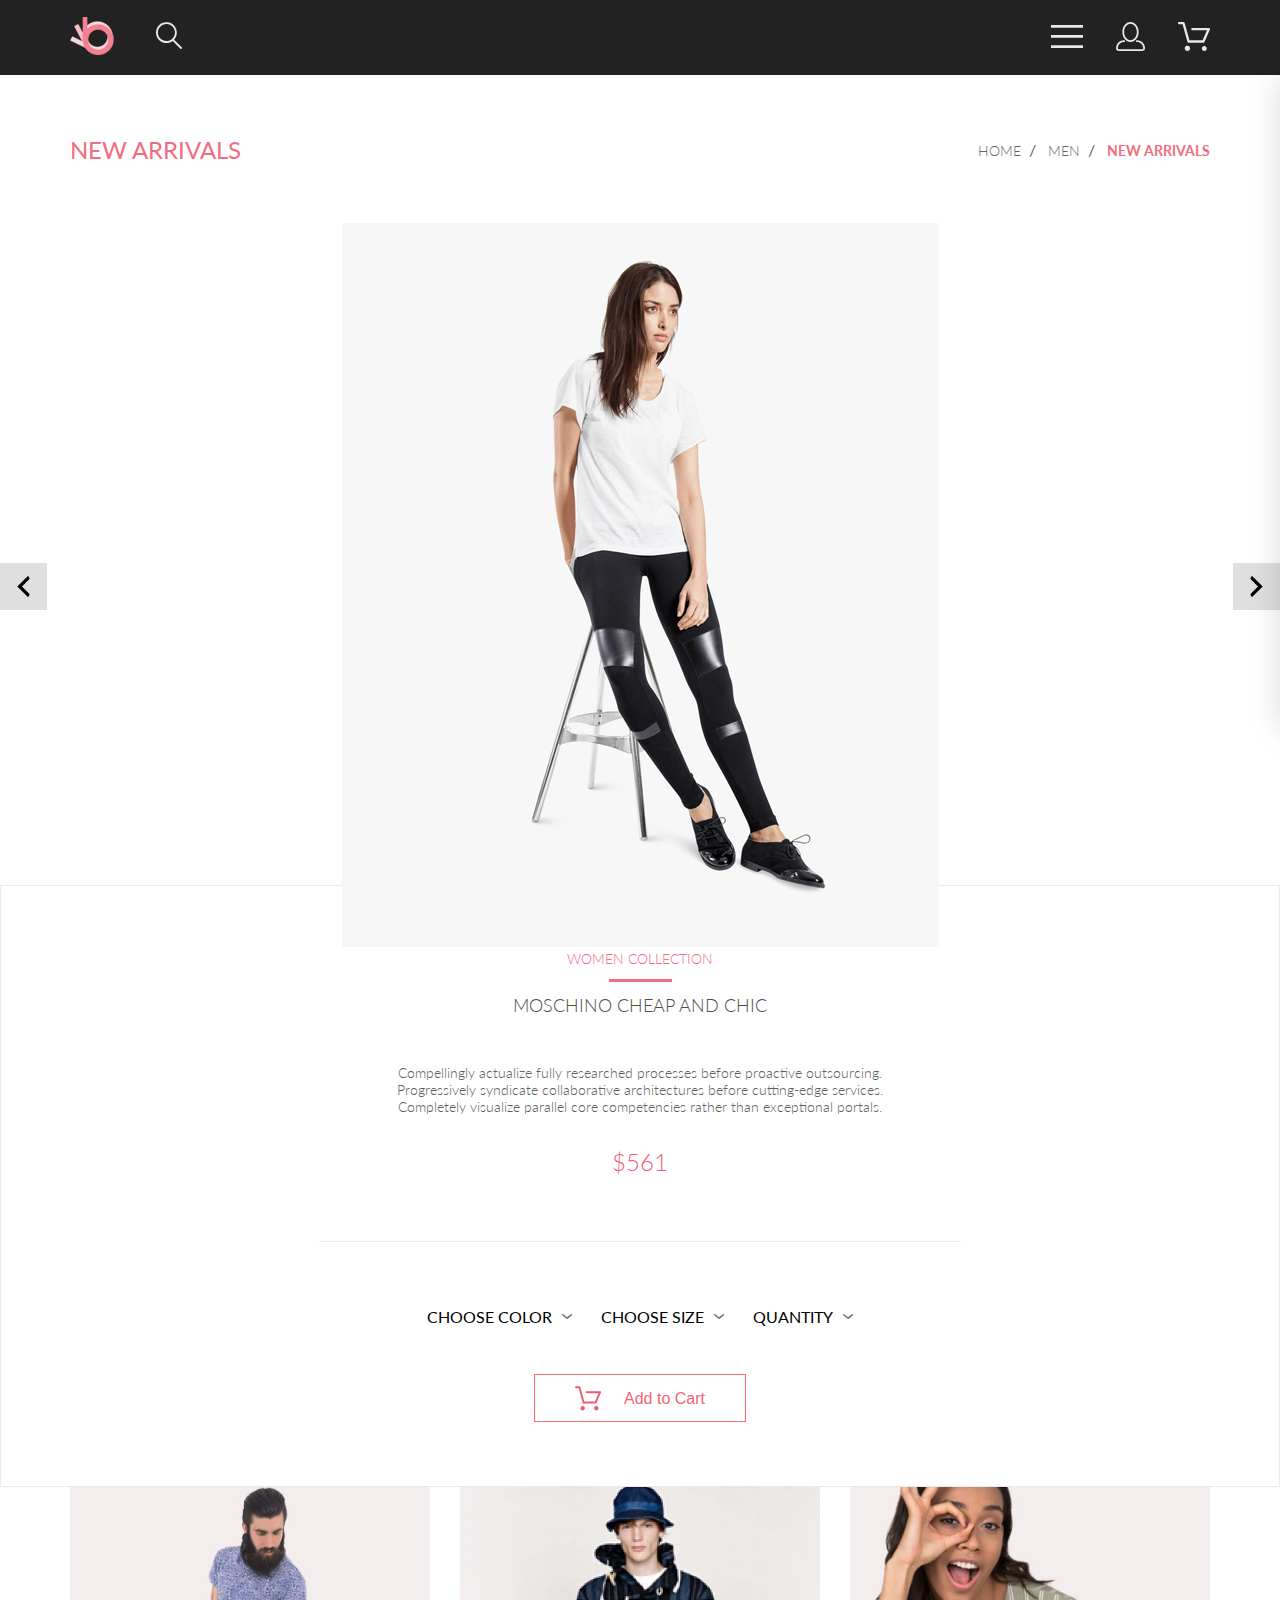
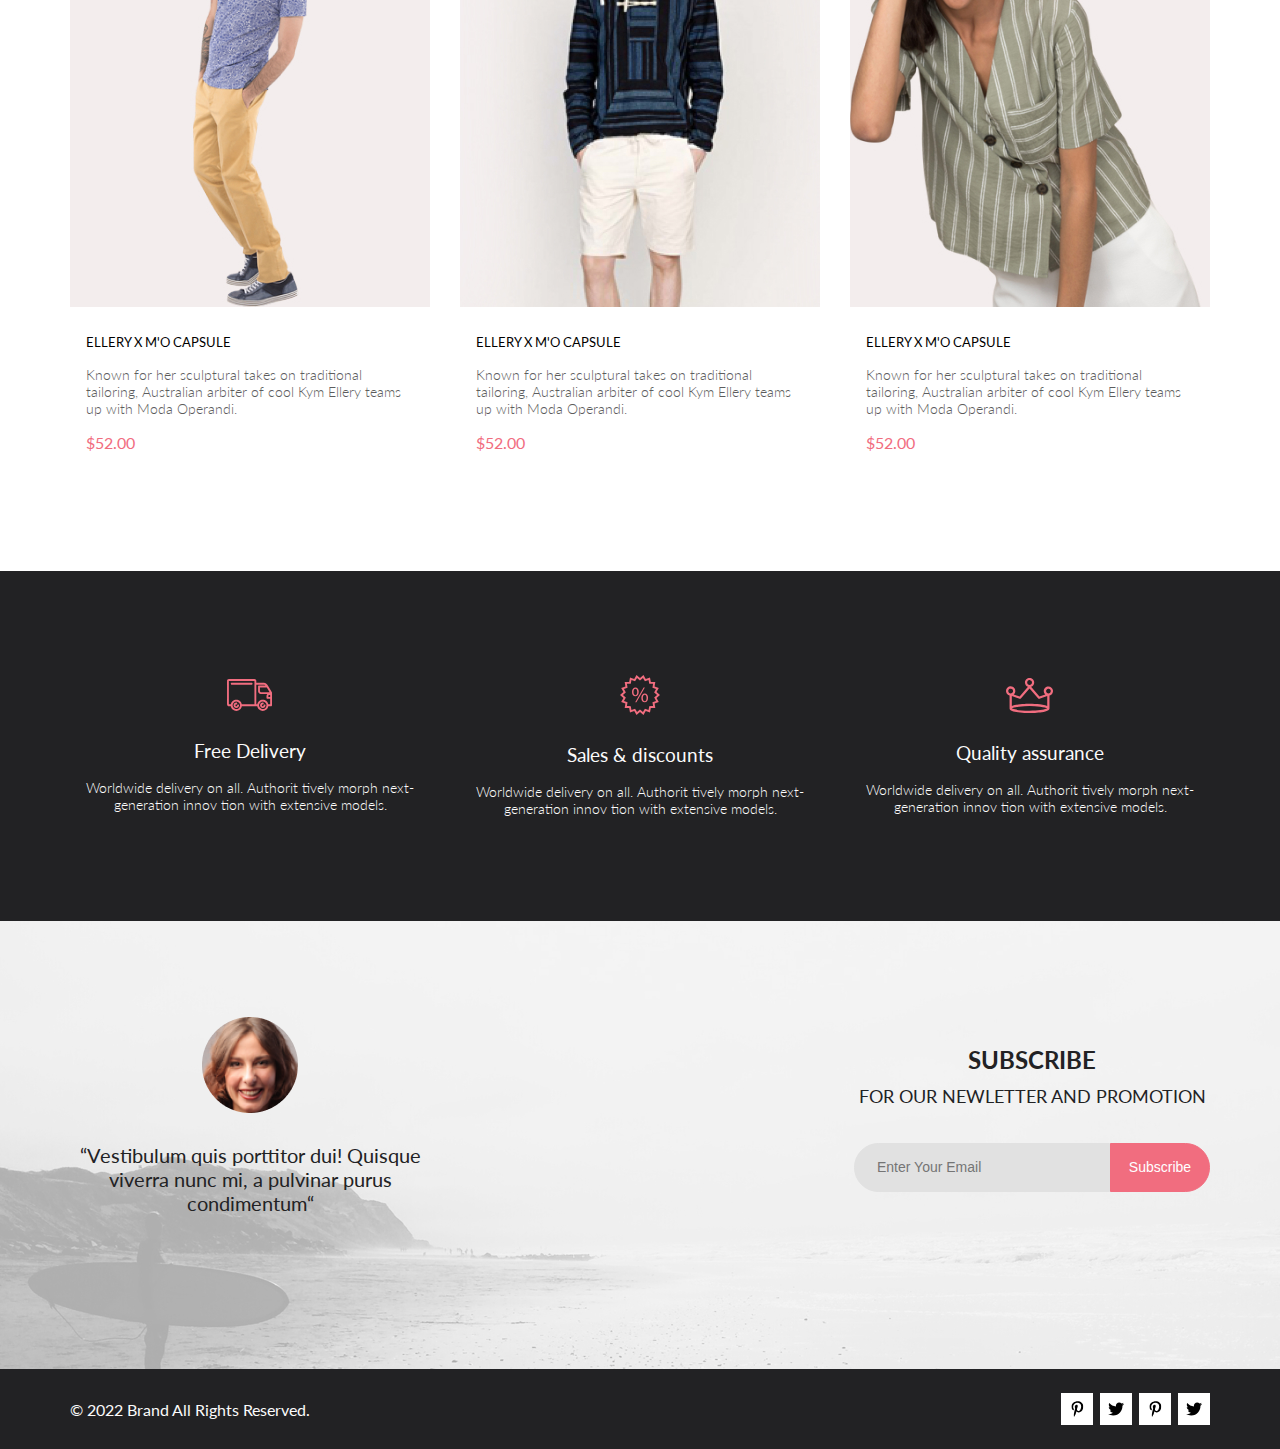
<file: product.html>
<!DOCTYPE html>
<html lang="en">
<head>
    <meta charset="UTF-8">
    <meta http-equiv="X-UA-Compatible" content="IE=edge">
    <meta name="viewport" content="width=device-width, initial-scale=1.0">
    <title>Product</title>
    <link rel="stylesheet" href="css/style.css">
    <link rel="preconnect" href="https://fonts.googleapis.com">
    <link rel="preconnect" href="https://fonts.gstatic.com" crossorigin>
    <link href="https://fonts.googleapis.com/css2?family=Lato:wght@300;400;700;900&family=Roboto:wght@300&display=swap" rel="stylesheet">   
</head>
<body>

    <div class="top">
        
        <header class="header center">
            <div class="header__left">
                <a href="index.html"><img src="img/logo.png" alt="logo site"></a>
                <a href="#">
                    <svg width="27" height="28" viewBox="0 0 27 28" fill="none" xmlns="http://www.w3.org/2000/svg">
                        <path d="M19.0596 17.6259C20.6713 15.8658 21.6282 13.6048 21.7698 11.2225C21.9113 8.84018 21.2288 6.48173 19.8369 4.54318C18.445 2.60463 16.4285 1.20404 14.126 0.576619C11.8234 -0.0508009 9.3751 0.13316 7.19217 1.09761C5.00923 2.06205 3.22463 3.74825 2.13804 5.87302C1.05145 7.9978 0.729054 10.4318 1.225 12.7661C1.72094 15.1005 3.00501 17.1932 4.86158 18.6927C6.71814 20.1922 9.03413 21.0072 11.4206 21.0009C13.673 21.004 15.8645 20.27 17.6606 18.9109L25.4086 26.7179C25.4941 26.807 25.5965 26.8781 25.7099 26.927C25.8232 26.9759 25.9452 27.0017 26.0686 27.0029C26.1923 27.0033 26.3148 26.9782 26.4283 26.9292C26.5419 26.8801 26.6441 26.8082 26.7286 26.7179C26.9025 26.537 26.9997 26.2958 26.9997 26.0449C26.9997 25.794 26.9025 25.5528 26.7286 25.3719L19.0596 17.6259ZM2.88662 10.5009C2.89946 8.81563 3.41094 7.17187 4.35659 5.77685C5.30224 4.38183 6.63972 3.29801 8.20044 2.662C9.76115 2.02599 11.4752 1.86627 13.1266 2.20298C14.7779 2.53969 16.2926 3.35775 17.4797 4.55404C18.6668 5.75033 19.4732 7.27129 19.7972 8.92519C20.1212 10.5791 19.9483 12.2919 19.3002 13.8476C18.6522 15.4034 17.5581 16.7325 16.1559 17.6674C14.7536 18.6023 13.1059 19.1011 11.4206 19.1009C9.14916 19.0901 6.97482 18.1784 5.37484 16.566C3.77486 14.9537 2.87998 12.7724 2.88662 10.5009Z" fill="#E8E8E8"/>
                    </svg>   
                </a>
            </div>
    
            <div class="header__right">
                <a href="#">
                    <svg class="header__menu" width="32" height="23" viewBox="0 0 32 23" fill="none" xmlns="http://www.w3.org/2000/svg">
                        <path d="M0 23V20.31H32V23H0ZM0 12.76V10.07H32V12.76H0ZM0 2.69V0H32V2.69H0Z" fill="#E8E8E8"/>
                    </svg>
                    </a>
                    <a class="menu__hiden" href="registration.html">
                        <svg width="29" height="29" viewBox="0 0 29 29" fill="none" xmlns="http://www.w3.org/2000/svg">
                            <path d="M14.5 19.937C19 19.937 22.656 15.464 22.656 9.968C22.656 4.472 19 0 14.5 0C13.3631 0.0217413 12.2463 0.303398 11.2351 0.823397C10.2239 1.34339 9.34507 2.08794 8.66602 3C7.12663 4.99573 6.30819 7.45381 6.34399 9.974C6.34399 15.465 10 19.937 14.5 19.937ZM14.5 1.813C18 1.813 20.844 5.472 20.844 9.969C20.844 14.466 17.998 18.125 14.5 18.125C11.002 18.125 8.15603 14.465 8.15503 9.969C8.15403 5.473 11 1.813 14.5 1.813ZM20.844 18.125C20.6036 18.125 20.373 18.2205 20.203 18.3905C20.033 18.5605 19.9375 18.7911 19.9375 19.0315C19.9375 19.2719 20.033 19.5025 20.203 19.6725C20.373 19.8425 20.6036 19.938 20.844 19.938C22.526 19.9399 24.1386 20.6088 25.3279 21.7982C26.5172 22.9875 27.1861 24.6 27.188 26.282C27.1875 26.5221 27.0918 26.7523 26.922 26.9221C26.7522 27.0918 26.5221 27.1875 26.282 27.188H2.71997C2.47985 27.1875 2.24975 27.0918 2.07996 26.9221C1.91016 26.7523 1.81449 26.5221 1.81396 26.282C1.81608 24.6001 2.48517 22.9877 3.67444 21.7985C4.86371 20.6092 6.47608 19.9401 8.15796 19.938C8.39824 19.938 8.62868 19.8425 8.79858 19.6726C8.96849 19.5027 9.06396 19.2723 9.06396 19.032C9.06396 18.7917 8.96849 18.5613 8.79858 18.3914C8.62868 18.2215 8.39824 18.126 8.15796 18.126C5.99541 18.1279 3.92201 18.9875 2.39258 20.5164C0.863144 22.0453 0.00264777 24.1185 0 26.281C0.000794067 27.0019 0.287502 27.693 0.797241 28.2027C1.30698 28.7125 1.99811 28.9992 2.71899 29H26.282C27.0027 28.9989 27.6936 28.7121 28.2031 28.2024C28.7126 27.6927 28.9992 27.0017 29 26.281C28.9974 24.1187 28.1372 22.0457 26.6083 20.5168C25.0793 18.9878 23.0063 18.1276 20.844 18.125Z" fill="#E8E8E8"/>
                        </svg>   
                    </a>
                    <a class="menu__hiden" href="cart.html">
                        <svg width="32" height="29" viewBox="0 0 32 29" fill="none" xmlns="http://www.w3.org/2000/svg">
                            <path d="M26.2009 29C25.5532 28.9738 24.9415 28.6948 24.4972 28.2227C24.0529 27.7506 23.8114 27.1232 23.8245 26.475C23.8376 25.8269 24.1043 25.2097 24.5673 24.7559C25.0303 24.3022 25.6527 24.048 26.301 24.048C26.9493 24.048 27.5717 24.3022 28.0347 24.7559C28.4977 25.2097 28.7644 25.8269 28.7775 26.475C28.7906 27.1232 28.549 27.7506 28.1047 28.2227C27.6604 28.6948 27.0488 28.9738 26.401 29H26.2009ZM6.75293 26.32C6.75293 25.79 6.91011 25.2718 7.20459 24.8311C7.49907 24.3904 7.91764 24.0469 8.40735 23.844C8.89705 23.6412 9.43594 23.5881 9.95581 23.6915C10.4757 23.7949 10.9532 24.0502 11.328 24.425C11.7028 24.7998 11.9581 25.2773 12.0615 25.7972C12.1649 26.317 12.1118 26.8559 11.9089 27.3456C11.7061 27.8353 11.3626 28.2539 10.9219 28.5483C10.4812 28.8428 9.96304 29 9.43298 29C9.08087 29.0003 8.73212 28.9311 8.40674 28.7966C8.08136 28.662 7.78569 28.4646 7.53662 28.2158C7.28755 27.9669 7.09001 27.6713 6.9552 27.3461C6.82039 27.0208 6.75098 26.6721 6.75098 26.32H6.75293ZM10.553 20.686C10.2935 20.6868 10.0409 20.6024 9.83411 20.4457C9.62727 20.2891 9.47758 20.0689 9.40796 19.819L4.57495 2.36401H1.18201C0.868521 2.36401 0.567859 2.23947 0.346191 2.01781C0.124523 1.79614 0 1.49549 0 1.18201C0 0.868519 0.124523 0.567873 0.346191 0.346205C0.567859 0.124537 0.868521 5.81268e-06 1.18201 5.81268e-06H5.46301C5.7225 -0.00080736 5.97504 0.0837201 6.18176 0.240568C6.38848 0.397416 6.53784 0.617884 6.60693 0.868006L11.4399 18.323H24.6179L29.001 8.27501H14.401C14.2428 8.27961 14.0854 8.25242 13.9379 8.19507C13.7904 8.13771 13.6559 8.05134 13.5424 7.94108C13.4288 7.83082 13.3386 7.69891 13.277 7.55315C13.2154 7.40739 13.1836 7.25075 13.1836 7.0925C13.1836 6.93426 13.2154 6.77762 13.277 6.63186C13.3386 6.4861 13.4288 6.35419 13.5424 6.24393C13.6559 6.13367 13.7904 6.0473 13.9379 5.98994C14.0854 5.93259 14.2428 5.90541 14.401 5.91001H30.814C31.0097 5.90996 31.2022 5.95866 31.3744 6.05172C31.5465 6.14478 31.6928 6.27926 31.7999 6.44301C31.9078 6.60729 31.9734 6.79569 31.9908 6.99145C32.0083 7.18721 31.9771 7.38424 31.9 7.565L26.495 19.977C26.4026 20.1876 26.251 20.3668 26.0585 20.4927C25.866 20.6186 25.641 20.6858 25.411 20.686H10.553Z" fill="#E8E8E8"/>
                        </svg>       
                    </a>
            </div>
    
            <div class="menu">
                <div class="menu__link">
                    <a href="registration.html">
                        <svg width="29" height="29" viewBox="0 0 29 29" fill="none" xmlns="http://www.w3.org/2000/svg">
                            <path d="M14.5 19.937C19 19.937 22.656 15.464 22.656 9.968C22.656 4.472 19 0 14.5 0C13.3631 0.0217413 12.2463 0.303398 11.2351 0.823397C10.2239 1.34339 9.34507 2.08794 8.66602 3C7.12663 4.99573 6.30819 7.45381 6.34399 9.974C6.34399 15.465 10 19.937 14.5 19.937ZM14.5 1.813C18 1.813 20.844 5.472 20.844 9.969C20.844 14.466 17.998 18.125 14.5 18.125C11.002 18.125 8.15603 14.465 8.15503 9.969C8.15403 5.473 11 1.813 14.5 1.813ZM20.844 18.125C20.6036 18.125 20.373 18.2205 20.203 18.3905C20.033 18.5605 19.9375 18.7911 19.9375 19.0315C19.9375 19.2719 20.033 19.5025 20.203 19.6725C20.373 19.8425 20.6036 19.938 20.844 19.938C22.526 19.9399 24.1386 20.6088 25.3279 21.7982C26.5172 22.9875 27.1861 24.6 27.188 26.282C27.1875 26.5221 27.0918 26.7523 26.922 26.9221C26.7522 27.0918 26.5221 27.1875 26.282 27.188H2.71997C2.47985 27.1875 2.24975 27.0918 2.07996 26.9221C1.91016 26.7523 1.81449 26.5221 1.81396 26.282C1.81608 24.6001 2.48517 22.9877 3.67444 21.7985C4.86371 20.6092 6.47608 19.9401 8.15796 19.938C8.39824 19.938 8.62868 19.8425 8.79858 19.6726C8.96849 19.5027 9.06396 19.2723 9.06396 19.032C9.06396 18.7917 8.96849 18.5613 8.79858 18.3914C8.62868 18.2215 8.39824 18.126 8.15796 18.126C5.99541 18.1279 3.92201 18.9875 2.39258 20.5164C0.863144 22.0453 0.00264777 24.1185 0 26.281C0.000794067 27.0019 0.287502 27.693 0.797241 28.2027C1.30698 28.7125 1.99811 28.9992 2.71899 29H26.282C27.0027 28.9989 27.6936 28.7121 28.2031 28.2024C28.7126 27.6927 28.9992 27.0017 29 26.281C28.9974 24.1187 28.1372 22.0457 26.6083 20.5168C25.0793 18.9878 23.0063 18.1276 20.844 18.125Z" fill="black"/>
                        </svg>   
                    </a>
                    <a href="cart.html">
                        <svg width="32" height="29" viewBox="0 0 32 29" fill="none" xmlns="http://www.w3.org/2000/svg">
                            <path d="M26.2009 29C25.5532 28.9738 24.9415 28.6948 24.4972 28.2227C24.0529 27.7506 23.8114 27.1232 23.8245 26.475C23.8376 25.8269 24.1043 25.2097 24.5673 24.7559C25.0303 24.3022 25.6527 24.048 26.301 24.048C26.9493 24.048 27.5717 24.3022 28.0347 24.7559C28.4977 25.2097 28.7644 25.8269 28.7775 26.475C28.7906 27.1232 28.549 27.7506 28.1047 28.2227C27.6604 28.6948 27.0488 28.9738 26.401 29H26.2009ZM6.75293 26.32C6.75293 25.79 6.91011 25.2718 7.20459 24.8311C7.49907 24.3904 7.91764 24.0469 8.40735 23.844C8.89705 23.6412 9.43594 23.5881 9.95581 23.6915C10.4757 23.7949 10.9532 24.0502 11.328 24.425C11.7028 24.7998 11.9581 25.2773 12.0615 25.7972C12.1649 26.317 12.1118 26.8559 11.9089 27.3456C11.7061 27.8353 11.3626 28.2539 10.9219 28.5483C10.4812 28.8428 9.96304 29 9.43298 29C9.08087 29.0003 8.73212 28.9311 8.40674 28.7966C8.08136 28.662 7.78569 28.4646 7.53662 28.2158C7.28755 27.9669 7.09001 27.6713 6.9552 27.3461C6.82039 27.0208 6.75098 26.6721 6.75098 26.32H6.75293ZM10.553 20.686C10.2935 20.6868 10.0409 20.6024 9.83411 20.4457C9.62727 20.2891 9.47758 20.0689 9.40796 19.819L4.57495 2.36401H1.18201C0.868521 2.36401 0.567859 2.23947 0.346191 2.01781C0.124523 1.79614 0 1.49549 0 1.18201C0 0.868519 0.124523 0.567873 0.346191 0.346205C0.567859 0.124537 0.868521 5.81268e-06 1.18201 5.81268e-06H5.46301C5.7225 -0.00080736 5.97504 0.0837201 6.18176 0.240568C6.38848 0.397416 6.53784 0.617884 6.60693 0.868006L11.4399 18.323H24.6179L29.001 8.27501H14.401C14.2428 8.27961 14.0854 8.25242 13.9379 8.19507C13.7904 8.13771 13.6559 8.05134 13.5424 7.94108C13.4288 7.83082 13.3386 7.69891 13.277 7.55315C13.2154 7.40739 13.1836 7.25075 13.1836 7.0925C13.1836 6.93426 13.2154 6.77762 13.277 6.63186C13.3386 6.4861 13.4288 6.35419 13.5424 6.24393C13.6559 6.13367 13.7904 6.0473 13.9379 5.98994C14.0854 5.93259 14.2428 5.90541 14.401 5.91001H30.814C31.0097 5.90996 31.2022 5.95866 31.3744 6.05172C31.5465 6.14478 31.6928 6.27926 31.7999 6.44301C31.9078 6.60729 31.9734 6.79569 31.9908 6.99145C32.0083 7.18721 31.9771 7.38424 31.9 7.565L26.495 19.977C26.4026 20.1876 26.251 20.3668 26.0585 20.4927C25.866 20.6186 25.641 20.6858 25.411 20.686H10.553Z" fill="black"/>
                        </svg>       
                    </a>
                </div>
                <h3 class="menu__heading">MENU</h3>
                <ul class="menu__box">
                    <li><a href="catalog.html" class="menu__title">MAN</a></li>
                    <li><a href="#" class="menu__item">Accessories</a></li>
                    <li><a href="#" class="menu__item">Bags</a></li>
                    <li><a href="#" class="menu__item">Denim</a></li>
                    <li><a href="#" class="menu__item">T-Shirts</a></li>
                </ul>
                <ul class="menu__box">
                    <li><a href="catalog.html" class="menu__title">WOMAN</a></li>
                    <li><a href="#" class="menu__item">Accessories</a></li>
                    <li><a href="#" class="menu__item">Jackets & Coats</a></li>
                    <li><a href="#" class="menu__item">Polos</a></li>
                    <li><a href="#" class="menu__item">T-Shirts</a></li>
                    <li><a href="#" class="menu__item">Shirts</a></li>
                </ul>
                <ul class="menu__box">
                    <li><a href="catalog.html" class="menu__title">KIDS</a></li>
                    <li><a href="#" class="menu__item">Accessories</a></li>
                    <li><a href="#" class="menu__item">Jackets & Coats</a></li>
                    <li><a href="#" class="menu__item">Polos</a></li>
                    <li><a href="#" class="menu__item">T-Shirts</a></li>
                    <li><a href="#" class="menu__item">Shirts</a></li>
                    <li><a href="#" class="menu__item">Bags</a></li>
                </ul>
            </div>
        </header>
    
        <section class="navigation center">
            <h2 class="navigation__heading">NEW ARRIVALS</h2>
            <ul class="breadcrumb">
                <li><a class="breadcrumb__link" href="index.html">HOME</a></li>
                <li><a class="breadcrumb__link" href="#">MEN</a></li>
                <li><a class="breadcrumb__link" href="#">NEW ARRIVALS</a></li>
            </ul>
        </section>
    
        <section class="slider__container">
    
            <div class="slider">
                <div class="slider__navigation">
                    <a href="#" class="slider__btn">
                        <svg width="13" height="23" viewBox="0 0 13 23" fill="none" xmlns="http://www.w3.org/2000/svg">
                            <path d="M12.6998 3.7499L4.9498 11.4999L12.6998 19.2499L11.1498 22.3499L0.299805 11.4999L11.1498 0.649902L12.6998 3.7499Z" fill="black"/>
                        </svg>
                    </a>
    
                    <a href="#" class="slider__btn">
                        <svg width="13" height="23" viewBox="0 0 13 23" fill="none" xmlns="http://www.w3.org/2000/svg">
                            <path d="M0.299805 19.2499L8.0498 11.4999L0.299805 3.7499L1.8498 0.649902L12.6998 11.4999L1.8498 22.3499L0.299805 19.2499Z" fill="black"/>
                        </svg>   
                    </a>
                </div>
    
                <div class="slider__img">
                    <img src="img/slideImg.png" alt="picture product">
                </div>
            </div>
    
            <div class="slider__info center">
    
                <div class="info">
                    <h2 class="info__section">WOMEN COLLECTION</h2>
                    <span class="info__border"></span>
                    <h2 class="info__heading">MOSCHINO CHEAP AND CHIC</h2>
                    <p class="info__description">Compellingly actualize fully researched processes before proactive outsourcing. Progressively syndicate collaborative architectures before cutting-edge services. Completely visualize parallel core competencies rather than exceptional portals. </p>
                    <p class="info__price">$561</p>
                </div>
    
                <div class="slider__border"></div>
        
                <div class="sort slider__sort">
                    <details class="sort__details">
                        <summary class="sort__summary">CHOOSE COLOR
                            <svg width="11" height="6" viewBox="0 0 11 6" fill="none" xmlns="http://www.w3.org/2000/svg">
                                <path d="M5.00214 5.00214C4.83521 5.00247 4.67343 4.94433 4.54488 4.83782L0.258102 1.2655C0.112196 1.14422 0.0204417 0.969958 0.00302325 0.781035C-0.0143952 0.592112 0.0439493 0.404007 0.165221 0.258101C0.286493 0.112196 0.460759 0.0204417 0.649682 0.00302327C0.838605 -0.0143952 1.02671 0.043949 1.17262 0.165221L5.00214 3.36602L8.83167 0.279536C8.90475 0.220188 8.98884 0.175869 9.0791 0.149125C9.16937 0.122382 9.26403 0.113741 9.35764 0.1237C9.45126 0.133659 9.54198 0.162021 9.6246 0.207156C9.70722 0.252292 9.7801 0.313311 9.83906 0.386705C9.90449 0.460167 9.95405 0.546351 9.98462 0.639855C10.0152 0.733359 10.0261 0.83217 10.0167 0.930097C10.0073 1.02802 9.97784 1.12296 9.93005 1.20895C9.88227 1.29494 9.81724 1.37013 9.73904 1.42982L5.45225 4.88068C5.32002 4.97036 5.16154 5.01312 5.00214 5.00214Z" fill="#6F6E6E"/>
                            </svg>        
                        </summary>
                    </details>
                    <details class="sort__details">
                        <summary class="sort__summary">CHOOSE SIZE 
                            <svg width="11" height="6" viewBox="0 0 11 6" fill="none" xmlns="http://www.w3.org/2000/svg">
                                <path d="M5.00214 5.00214C4.83521 5.00247 4.67343 4.94433 4.54488 4.83782L0.258102 1.2655C0.112196 1.14422 0.0204417 0.969958 0.00302325 0.781035C-0.0143952 0.592112 0.0439493 0.404007 0.165221 0.258101C0.286493 0.112196 0.460759 0.0204417 0.649682 0.00302327C0.838605 -0.0143952 1.02671 0.043949 1.17262 0.165221L5.00214 3.36602L8.83167 0.279536C8.90475 0.220188 8.98884 0.175869 9.0791 0.149125C9.16937 0.122382 9.26403 0.113741 9.35764 0.1237C9.45126 0.133659 9.54198 0.162021 9.6246 0.207156C9.70722 0.252292 9.7801 0.313311 9.83906 0.386705C9.90449 0.460167 9.95405 0.546351 9.98462 0.639855C10.0152 0.733359 10.0261 0.83217 10.0167 0.930097C10.0073 1.02802 9.97784 1.12296 9.93005 1.20895C9.88227 1.29494 9.81724 1.37013 9.73904 1.42982L5.45225 4.88068C5.32002 4.97036 5.16154 5.01312 5.00214 5.00214Z" fill="#6F6E6E"/>
                            </svg>        
                        </summary>
                    </details>
                    <details class="sort__details">
                        <summary class="sort__summary">QUANTITY
                            <svg width="11" height="6" viewBox="0 0 11 6" fill="none" xmlns="http://www.w3.org/2000/svg">
                                <path d="M5.00214 5.00214C4.83521 5.00247 4.67343 4.94433 4.54488 4.83782L0.258102 1.2655C0.112196 1.14422 0.0204417 0.969958 0.00302325 0.781035C-0.0143952 0.592112 0.0439493 0.404007 0.165221 0.258101C0.286493 0.112196 0.460759 0.0204417 0.649682 0.00302327C0.838605 -0.0143952 1.02671 0.043949 1.17262 0.165221L5.00214 3.36602L8.83167 0.279536C8.90475 0.220188 8.98884 0.175869 9.0791 0.149125C9.16937 0.122382 9.26403 0.113741 9.35764 0.1237C9.45126 0.133659 9.54198 0.162021 9.6246 0.207156C9.70722 0.252292 9.7801 0.313311 9.83906 0.386705C9.90449 0.460167 9.95405 0.546351 9.98462 0.639855C10.0152 0.733359 10.0261 0.83217 10.0167 0.930097C10.0073 1.02802 9.97784 1.12296 9.93005 1.20895C9.88227 1.29494 9.81724 1.37013 9.73904 1.42982L5.45225 4.88068C5.32002 4.97036 5.16154 5.01312 5.00214 5.00214Z" fill="#6F6E6E"/>
                            </svg>        
                        </summary>
                    </details>
                </div>
                <button class="slider__button">
                    <svg width="27" height="25" viewBox="0 0 27 25" fill="none" xmlns="http://www.w3.org/2000/svg">
                        <path d="M5.49847 22.185C5.50635 21.752 5.64091 21.3309 5.88519 20.9748C6.12947 20.6186 6.47261 20.3431 6.87158 20.1828C7.27055 20.0226 7.7076 19.9848 8.12781 20.0741C8.54802 20.1635 8.93269 20.376 9.23358 20.685C9.53447 20.994 9.73817 21.3857 9.81909 21.811C9.90002 22.2363 9.85453 22.6763 9.68842 23.0756C9.52231 23.475 9.24296 23.8161 8.88538 24.0559C8.52779 24.2957 8.10791 24.4237 7.67847 24.4237C7.38955 24.4211 7.10399 24.3611 6.83807 24.2472C6.57216 24.1333 6.3311 23.9676 6.12866 23.7597C5.92623 23.5518 5.76639 23.3057 5.65826 23.0355C5.55013 22.7653 5.49584 22.4763 5.49847 22.185ZM21.3045 24.4237C20.8711 24.4303 20.4453 24.3087 20.0797 24.074C19.7141 23.8393 19.4247 23.5017 19.2471 23.103C19.0696 22.7042 19.0117 22.2618 19.0806 21.8303C19.1496 21.3988 19.3423 20.9971 19.6351 20.6748C19.9278 20.3524 20.3077 20.1236 20.728 20.0165C21.1482 19.9095 21.5903 19.929 21.9997 20.0724C22.4091 20.2159 22.7679 20.4771 23.0317 20.8238C23.2956 21.1706 23.453 21.5877 23.4845 22.0236C23.5269 22.6155 23.3369 23.2004 22.9555 23.6523C22.7706 23.8745 22.5436 24.0574 22.2877 24.1901C22.0319 24.3227 21.7524 24.4025 21.4655 24.4247L21.3045 24.4237ZM8.59351 17.4855C8.38116 17.4851 8.17488 17.414 8.00671 17.2833C7.83855 17.1525 7.71792 16.9694 7.66351 16.7624L3.73651 2.19527H0.978516C0.719001 2.19527 0.470064 2.09128 0.28656 1.90622C0.103056 1.72116 0 1.47018 0 1.20847C0 0.946764 0.103056 0.695782 0.28656 0.510726C0.470064 0.325669 0.719001 0.22168 0.978516 0.22168H4.45752C4.66982 0.222254 4.876 0.293463 5.04413 0.424184C5.21226 0.554905 5.33295 0.737883 5.38751 0.944787L9.31451 15.5119H20.0185L23.5765 7.12665H11.7185C11.459 7.12665 11.2101 7.02266 11.0266 6.83761C10.8431 6.65255 10.74 6.40157 10.74 6.13986C10.74 5.87815 10.8431 5.62717 11.0266 5.44211C11.2101 5.25705 11.459 5.15306 11.7185 5.15306H25.0535C25.2131 5.15352 25.3701 5.19451 25.5099 5.27223C25.6497 5.34995 25.7679 5.46195 25.8535 5.59784C25.9413 5.73569 25.9945 5.89303 26.0084 6.05627C26.0224 6.21951 25.9966 6.38368 25.9335 6.53465L21.5425 16.8935C21.469 17.0684 21.3462 17.2177 21.1895 17.3229C21.0327 17.4281 20.8488 17.4846 20.6605 17.4855H8.59351Z" fill="#EF5B70"/>
                    </svg>
                    Add to Cart
                </button>
            </div>
    
        </section>
    
        <section class="product-box product-box__catalog center">
         
            <div class="product-box__content">
                <div class="product product__slider">
                    <img class="product__img" src="img/card4.jpg" alt="photo product"> 
                    <div class="product__contetn">
                        <a href="product.html" class="product__heading">ELLERY X M'O CAPSULE</a>
                        <p class="product__text">Known for her sculptural takes on traditional tailoring, Australian arbiter of cool Kym Ellery teams up with Moda Operandi.</p>
                        <p class="product__price">$52.00</p>
                    </div>
                    <a href="product.html" class="product__add"><svg width="27" height="25" viewBox="0 0 27 25" fill="none" xmlns="http://www.w3.org/2000/svg">
                        <path d="M21.9509 23.2667H21.8386C21.2294 23.2667 20.7177 22.7671 20.6735 22.1294C20.629 21.4607 21.1175 20.8785 21.7626 20.8346C21.788 20.8329 21.8145 20.832 21.8405 20.832C22.4575 20.832 22.9743 21.3219 23.0201 21.9487C23.0319 22.1971 22.9914 22.5514 22.736 22.8439L22.73 22.8507L22.7242 22.8575C22.5275 23.0912 22.2607 23.2321 21.9509 23.2667ZM8.21887 23.2604C7.5683 23.2604 7.03906 22.7174 7.03906 22.05C7.03906 21.3832 7.5683 20.8406 8.21887 20.8406C8.86945 20.8406 9.39868 21.3832 9.39868 22.05C9.39868 22.7174 8.86945 23.2604 8.21887 23.2604Z" fill="white"/>
                        <path d="M21.876 22.2662C21.921 22.2549 21.9423 22.2339 21.96 22.2129C21.9678 22.2037 21.9756 22.1946 21.9835 22.1855C22.02 22.1438 22.0233 22.0553 22.0224 22.0105C22.0092 21.9044 21.9185 21.8315 21.8412 21.8315C21.8375 21.8315 21.8336 21.8317 21.8312 21.8318C21.7531 21.8372 21.6653 21.9409 21.6719 22.0625C21.6813 22.1793 21.7675 22.2662 21.8392 22.2662H21.876ZM8.21954 22.2599C8.31873 22.2599 8.39935 22.1655 8.39935 22.0496C8.39935 21.9341 8.31873 21.8401 8.21954 21.8401C8.12042 21.8401 8.03973 21.9341 8.03973 22.0496C8.03973 22.1655 8.12042 22.2599 8.21954 22.2599ZM21.9995 24.2662C21.9517 24.2662 21.8878 24.2662 21.8392 24.2662C20.7017 24.2662 19.7567 23.3545 19.6765 22.198C19.5964 20.9929 20.4937 19.9183 21.6953 19.8364C21.7441 19.8331 21.7928 19.8315 21.8412 19.8315C22.9799 19.8315 23.9413 20.7324 24.019 21.8884C24.0505 22.4915 23.8741 23.0612 23.4898 23.5012C23.1055 23.9575 22.5764 24.2177 21.9995 24.2662ZM8.21954 24.2599C7.01532 24.2599 6.03973 23.2709 6.03973 22.0496C6.03973 20.8291 7.01532 19.8401 8.21954 19.8401C9.42371 19.8401 10.3994 20.8291 10.3994 22.0496C10.3994 23.2709 9.42371 24.2599 8.21954 24.2599ZM21.1984 17.3938H9.13306C8.70013 17.3938 8.31586 17.1005 8.20331 16.6775L4.27753 2.24768H1.52173C0.993408 2.24768 0.560547 1.80859 0.560547 1.27039C0.560547 0.733032 0.993408 0.292969 1.52173 0.292969H4.99933C5.43134 0.292969 5.81561 0.586304 5.9281 1.01025L9.85394 15.4391H20.5576L24.1144 7.13379H12.2578C11.7286 7.13379 11.2957 6.69373 11.2957 6.15649C11.2957 5.61914 11.7286 5.17908 12.2578 5.17908H25.5886C25.9091 5.17908 26.2141 5.34192 26.3896 5.61914C26.566 5.89539 26.5984 6.23743 26.4697 6.547L22.0795 16.807C21.9193 17.1653 21.5827 17.3938 21.1984 17.3938Z" fill="white"/>
                        <path d="M21.876 22.2662C21.921 22.2549 21.9423 22.2339 21.96 22.2129C21.9678 22.2037 21.9756 22.1946 21.9835 22.1855C22.02 22.1438 22.0233 22.0553 22.0224 22.0105C22.0092 21.9044 21.9185 21.8315 21.8412 21.8315C21.8375 21.8315 21.8336 21.8317 21.8312 21.8318C21.7531 21.8372 21.6653 21.9409 21.6719 22.0625C21.6813 22.1793 21.7675 22.2662 21.8392 22.2662H21.876ZM8.21954 22.2599C8.31873 22.2599 8.39935 22.1655 8.39935 22.0496C8.39935 21.9341 8.31873 21.8401 8.21954 21.8401C8.12042 21.8401 8.03973 21.9341 8.03973 22.0496C8.03973 22.1655 8.12042 22.2599 8.21954 22.2599ZM21.9995 24.2662C21.9517 24.2662 21.8878 24.2662 21.8392 24.2662C20.7017 24.2662 19.7567 23.3545 19.6765 22.198C19.5964 20.9929 20.4937 19.9183 21.6953 19.8364C21.7441 19.8331 21.7928 19.8315 21.8412 19.8315C22.9799 19.8315 23.9413 20.7324 24.019 21.8884C24.0505 22.4915 23.8741 23.0612 23.4898 23.5012C23.1055 23.9575 22.5764 24.2177 21.9995 24.2662ZM8.21954 24.2599C7.01532 24.2599 6.03973 23.2709 6.03973 22.0496C6.03973 20.8291 7.01532 19.8401 8.21954 19.8401C9.42371 19.8401 10.3994 20.8291 10.3994 22.0496C10.3994 23.2709 9.42371 24.2599 8.21954 24.2599ZM21.1984 17.3938H9.13306C8.70013 17.3938 8.31586 17.1005 8.20331 16.6775L4.27753 2.24768H1.52173C0.993408 2.24768 0.560547 1.80859 0.560547 1.27039C0.560547 0.733032 0.993408 0.292969 1.52173 0.292969H4.99933C5.43134 0.292969 5.81561 0.586304 5.9281 1.01025L9.85394 15.4391H20.5576L24.1144 7.13379H12.2578C11.7286 7.13379 11.2957 6.69373 11.2957 6.15649C11.2957 5.61914 11.7286 5.17908 12.2578 5.17908H25.5886C25.9091 5.17908 26.2141 5.34192 26.3896 5.61914C26.566 5.89539 26.5984 6.23743 26.4697 6.547L22.0795 16.807C21.9193 17.1653 21.5827 17.3938 21.1984 17.3938Z" fill="white"/>
                        </svg> Add to Cart</a>
                </div>
                <div class="product product__slider">
                    <img class="product__img" src="img/catalogPhoto3.jpg" alt="photo product"> 
                    <div class="product__contetn">
                        <a href="product.html" class="product__heading">ELLERY X M'O CAPSULE</a>
                        <p class="product__text">Known for her sculptural takes on traditional tailoring, Australian arbiter of cool Kym Ellery teams up with Moda Operandi.</p>
                        <p class="product__price">$52.00</p>
                    </div>
                    <a href="product.html" class="product__add"><svg width="27" height="25" viewBox="0 0 27 25" fill="none" xmlns="http://www.w3.org/2000/svg">
                        <path d="M21.9509 23.2667H21.8386C21.2294 23.2667 20.7177 22.7671 20.6735 22.1294C20.629 21.4607 21.1175 20.8785 21.7626 20.8346C21.788 20.8329 21.8145 20.832 21.8405 20.832C22.4575 20.832 22.9743 21.3219 23.0201 21.9487C23.0319 22.1971 22.9914 22.5514 22.736 22.8439L22.73 22.8507L22.7242 22.8575C22.5275 23.0912 22.2607 23.2321 21.9509 23.2667ZM8.21887 23.2604C7.5683 23.2604 7.03906 22.7174 7.03906 22.05C7.03906 21.3832 7.5683 20.8406 8.21887 20.8406C8.86945 20.8406 9.39868 21.3832 9.39868 22.05C9.39868 22.7174 8.86945 23.2604 8.21887 23.2604Z" fill="white"/>
                        <path d="M21.876 22.2662C21.921 22.2549 21.9423 22.2339 21.96 22.2129C21.9678 22.2037 21.9756 22.1946 21.9835 22.1855C22.02 22.1438 22.0233 22.0553 22.0224 22.0105C22.0092 21.9044 21.9185 21.8315 21.8412 21.8315C21.8375 21.8315 21.8336 21.8317 21.8312 21.8318C21.7531 21.8372 21.6653 21.9409 21.6719 22.0625C21.6813 22.1793 21.7675 22.2662 21.8392 22.2662H21.876ZM8.21954 22.2599C8.31873 22.2599 8.39935 22.1655 8.39935 22.0496C8.39935 21.9341 8.31873 21.8401 8.21954 21.8401C8.12042 21.8401 8.03973 21.9341 8.03973 22.0496C8.03973 22.1655 8.12042 22.2599 8.21954 22.2599ZM21.9995 24.2662C21.9517 24.2662 21.8878 24.2662 21.8392 24.2662C20.7017 24.2662 19.7567 23.3545 19.6765 22.198C19.5964 20.9929 20.4937 19.9183 21.6953 19.8364C21.7441 19.8331 21.7928 19.8315 21.8412 19.8315C22.9799 19.8315 23.9413 20.7324 24.019 21.8884C24.0505 22.4915 23.8741 23.0612 23.4898 23.5012C23.1055 23.9575 22.5764 24.2177 21.9995 24.2662ZM8.21954 24.2599C7.01532 24.2599 6.03973 23.2709 6.03973 22.0496C6.03973 20.8291 7.01532 19.8401 8.21954 19.8401C9.42371 19.8401 10.3994 20.8291 10.3994 22.0496C10.3994 23.2709 9.42371 24.2599 8.21954 24.2599ZM21.1984 17.3938H9.13306C8.70013 17.3938 8.31586 17.1005 8.20331 16.6775L4.27753 2.24768H1.52173C0.993408 2.24768 0.560547 1.80859 0.560547 1.27039C0.560547 0.733032 0.993408 0.292969 1.52173 0.292969H4.99933C5.43134 0.292969 5.81561 0.586304 5.9281 1.01025L9.85394 15.4391H20.5576L24.1144 7.13379H12.2578C11.7286 7.13379 11.2957 6.69373 11.2957 6.15649C11.2957 5.61914 11.7286 5.17908 12.2578 5.17908H25.5886C25.9091 5.17908 26.2141 5.34192 26.3896 5.61914C26.566 5.89539 26.5984 6.23743 26.4697 6.547L22.0795 16.807C21.9193 17.1653 21.5827 17.3938 21.1984 17.3938Z" fill="white"/>
                        <path d="M21.876 22.2662C21.921 22.2549 21.9423 22.2339 21.96 22.2129C21.9678 22.2037 21.9756 22.1946 21.9835 22.1855C22.02 22.1438 22.0233 22.0553 22.0224 22.0105C22.0092 21.9044 21.9185 21.8315 21.8412 21.8315C21.8375 21.8315 21.8336 21.8317 21.8312 21.8318C21.7531 21.8372 21.6653 21.9409 21.6719 22.0625C21.6813 22.1793 21.7675 22.2662 21.8392 22.2662H21.876ZM8.21954 22.2599C8.31873 22.2599 8.39935 22.1655 8.39935 22.0496C8.39935 21.9341 8.31873 21.8401 8.21954 21.8401C8.12042 21.8401 8.03973 21.9341 8.03973 22.0496C8.03973 22.1655 8.12042 22.2599 8.21954 22.2599ZM21.9995 24.2662C21.9517 24.2662 21.8878 24.2662 21.8392 24.2662C20.7017 24.2662 19.7567 23.3545 19.6765 22.198C19.5964 20.9929 20.4937 19.9183 21.6953 19.8364C21.7441 19.8331 21.7928 19.8315 21.8412 19.8315C22.9799 19.8315 23.9413 20.7324 24.019 21.8884C24.0505 22.4915 23.8741 23.0612 23.4898 23.5012C23.1055 23.9575 22.5764 24.2177 21.9995 24.2662ZM8.21954 24.2599C7.01532 24.2599 6.03973 23.2709 6.03973 22.0496C6.03973 20.8291 7.01532 19.8401 8.21954 19.8401C9.42371 19.8401 10.3994 20.8291 10.3994 22.0496C10.3994 23.2709 9.42371 24.2599 8.21954 24.2599ZM21.1984 17.3938H9.13306C8.70013 17.3938 8.31586 17.1005 8.20331 16.6775L4.27753 2.24768H1.52173C0.993408 2.24768 0.560547 1.80859 0.560547 1.27039C0.560547 0.733032 0.993408 0.292969 1.52173 0.292969H4.99933C5.43134 0.292969 5.81561 0.586304 5.9281 1.01025L9.85394 15.4391H20.5576L24.1144 7.13379H12.2578C11.7286 7.13379 11.2957 6.69373 11.2957 6.15649C11.2957 5.61914 11.7286 5.17908 12.2578 5.17908H25.5886C25.9091 5.17908 26.2141 5.34192 26.3896 5.61914C26.566 5.89539 26.5984 6.23743 26.4697 6.547L22.0795 16.807C21.9193 17.1653 21.5827 17.3938 21.1984 17.3938Z" fill="white"/>
                        </svg> Add to Cart</a>
                </div>
                <div class="product product__slider">
                    <img class="product__img" src="img/card6.jpg" alt="photo product"> 
                    <div class="product__contetn">
                        <a href="product.html" class="product__heading">ELLERY X M'O CAPSULE</a>
                        <p class="product__text">Known for her sculptural takes on traditional tailoring, Australian arbiter of cool Kym Ellery teams up with Moda Operandi.</p>
                        <p class="product__price">$52.00</p>
                    </div>
                    <a href="product.html" class="product__add"><svg width="27" height="25" viewBox="0 0 27 25" fill="none" xmlns="http://www.w3.org/2000/svg">
                        <path d="M21.9509 23.2667H21.8386C21.2294 23.2667 20.7177 22.7671 20.6735 22.1294C20.629 21.4607 21.1175 20.8785 21.7626 20.8346C21.788 20.8329 21.8145 20.832 21.8405 20.832C22.4575 20.832 22.9743 21.3219 23.0201 21.9487C23.0319 22.1971 22.9914 22.5514 22.736 22.8439L22.73 22.8507L22.7242 22.8575C22.5275 23.0912 22.2607 23.2321 21.9509 23.2667ZM8.21887 23.2604C7.5683 23.2604 7.03906 22.7174 7.03906 22.05C7.03906 21.3832 7.5683 20.8406 8.21887 20.8406C8.86945 20.8406 9.39868 21.3832 9.39868 22.05C9.39868 22.7174 8.86945 23.2604 8.21887 23.2604Z" fill="white"/>
                        <path d="M21.876 22.2662C21.921 22.2549 21.9423 22.2339 21.96 22.2129C21.9678 22.2037 21.9756 22.1946 21.9835 22.1855C22.02 22.1438 22.0233 22.0553 22.0224 22.0105C22.0092 21.9044 21.9185 21.8315 21.8412 21.8315C21.8375 21.8315 21.8336 21.8317 21.8312 21.8318C21.7531 21.8372 21.6653 21.9409 21.6719 22.0625C21.6813 22.1793 21.7675 22.2662 21.8392 22.2662H21.876ZM8.21954 22.2599C8.31873 22.2599 8.39935 22.1655 8.39935 22.0496C8.39935 21.9341 8.31873 21.8401 8.21954 21.8401C8.12042 21.8401 8.03973 21.9341 8.03973 22.0496C8.03973 22.1655 8.12042 22.2599 8.21954 22.2599ZM21.9995 24.2662C21.9517 24.2662 21.8878 24.2662 21.8392 24.2662C20.7017 24.2662 19.7567 23.3545 19.6765 22.198C19.5964 20.9929 20.4937 19.9183 21.6953 19.8364C21.7441 19.8331 21.7928 19.8315 21.8412 19.8315C22.9799 19.8315 23.9413 20.7324 24.019 21.8884C24.0505 22.4915 23.8741 23.0612 23.4898 23.5012C23.1055 23.9575 22.5764 24.2177 21.9995 24.2662ZM8.21954 24.2599C7.01532 24.2599 6.03973 23.2709 6.03973 22.0496C6.03973 20.8291 7.01532 19.8401 8.21954 19.8401C9.42371 19.8401 10.3994 20.8291 10.3994 22.0496C10.3994 23.2709 9.42371 24.2599 8.21954 24.2599ZM21.1984 17.3938H9.13306C8.70013 17.3938 8.31586 17.1005 8.20331 16.6775L4.27753 2.24768H1.52173C0.993408 2.24768 0.560547 1.80859 0.560547 1.27039C0.560547 0.733032 0.993408 0.292969 1.52173 0.292969H4.99933C5.43134 0.292969 5.81561 0.586304 5.9281 1.01025L9.85394 15.4391H20.5576L24.1144 7.13379H12.2578C11.7286 7.13379 11.2957 6.69373 11.2957 6.15649C11.2957 5.61914 11.7286 5.17908 12.2578 5.17908H25.5886C25.9091 5.17908 26.2141 5.34192 26.3896 5.61914C26.566 5.89539 26.5984 6.23743 26.4697 6.547L22.0795 16.807C21.9193 17.1653 21.5827 17.3938 21.1984 17.3938Z" fill="white"/>
                        <path d="M21.876 22.2662C21.921 22.2549 21.9423 22.2339 21.96 22.2129C21.9678 22.2037 21.9756 22.1946 21.9835 22.1855C22.02 22.1438 22.0233 22.0553 22.0224 22.0105C22.0092 21.9044 21.9185 21.8315 21.8412 21.8315C21.8375 21.8315 21.8336 21.8317 21.8312 21.8318C21.7531 21.8372 21.6653 21.9409 21.6719 22.0625C21.6813 22.1793 21.7675 22.2662 21.8392 22.2662H21.876ZM8.21954 22.2599C8.31873 22.2599 8.39935 22.1655 8.39935 22.0496C8.39935 21.9341 8.31873 21.8401 8.21954 21.8401C8.12042 21.8401 8.03973 21.9341 8.03973 22.0496C8.03973 22.1655 8.12042 22.2599 8.21954 22.2599ZM21.9995 24.2662C21.9517 24.2662 21.8878 24.2662 21.8392 24.2662C20.7017 24.2662 19.7567 23.3545 19.6765 22.198C19.5964 20.9929 20.4937 19.9183 21.6953 19.8364C21.7441 19.8331 21.7928 19.8315 21.8412 19.8315C22.9799 19.8315 23.9413 20.7324 24.019 21.8884C24.0505 22.4915 23.8741 23.0612 23.4898 23.5012C23.1055 23.9575 22.5764 24.2177 21.9995 24.2662ZM8.21954 24.2599C7.01532 24.2599 6.03973 23.2709 6.03973 22.0496C6.03973 20.8291 7.01532 19.8401 8.21954 19.8401C9.42371 19.8401 10.3994 20.8291 10.3994 22.0496C10.3994 23.2709 9.42371 24.2599 8.21954 24.2599ZM21.1984 17.3938H9.13306C8.70013 17.3938 8.31586 17.1005 8.20331 16.6775L4.27753 2.24768H1.52173C0.993408 2.24768 0.560547 1.80859 0.560547 1.27039C0.560547 0.733032 0.993408 0.292969 1.52173 0.292969H4.99933C5.43134 0.292969 5.81561 0.586304 5.9281 1.01025L9.85394 15.4391H20.5576L24.1144 7.13379H12.2578C11.7286 7.13379 11.2957 6.69373 11.2957 6.15649C11.2957 5.61914 11.7286 5.17908 12.2578 5.17908H25.5886C25.9091 5.17908 26.2141 5.34192 26.3896 5.61914C26.566 5.89539 26.5984 6.23743 26.4697 6.547L22.0795 16.807C21.9193 17.1653 21.5827 17.3938 21.1984 17.3938Z" fill="white"/>
                        </svg> Add to Cart</a>
                </div>
            </div>
            
        </section>
    
        <section class="offers center">
            <div class="offers__items">
                <article class="offer-item">
                    <img src="img/freeDelivery.svg" alt="icon Free delivery">
                    <h3 class="offer-item__heading">Free Delivery</h3>
                    <p class="offer-item__text">Worldwide delivery on all. Authorit tively morph next-generation innov tion with extensive models.</p>
                </article>
                <article class="offer-item">
                    <img src="img/SaleDiscounts.svg" alt="icon Sale & discounts">
                    <h3 class="offer-item__heading">Sales & discounts</h3>
                    <p class="offer-item__text">Worldwide delivery on all. Authorit tively morph next-generation innov tion with extensive models.</p>
                </article>
                <article class="offer-item">
                    <img src="img/qualityAssurance.svg" alt="icon Quality assurance">
                    <h3 class="offer-item__heading">Quality assurance</h3>
                    <p class="offer-item__text">Worldwide delivery on all. Authorit tively morph next-generation innov tion with extensive models.</p>
                </article>
            </div>
        </section>
    </div>
    

    <footer class="footer">
        <div class="subscribe">
            <div class="subscribe__container center">
                <div class="subscribe__left">
                    <img src="img/photoPeople.png" alt="photo people">
                    <p class="subscribe__citation">“Vestibulum quis porttitor dui! Quisque viverra nunc mi, a pulvinar purus condimentum“</p>
                </div>
                <div class="subscribe__right">
                    <h1 class="subscribe__title">SUBSCRIBE </h1>
                    <h2 class="subscribe__heading">FOR OUR NEWLETTER AND PROMOTION</h2>
                        <form class="form">
                            <input class="subscribe__input" type="email" placeholder="Enter Your Email" required>
                            <button type="submit" class="subscribe__btn">Subscribe</button>
                        </form>   
                </div>
            </div>
        </div>
        <div class="footer__container center">
            <p class="footer__copyright">&copy; 2022  Brand  All Rights Reserved.</p>
            <div class="social">
                <a href="#" class="social__link">
                    <svg width="13" height="16" viewBox="0 0 13 16" fill="none" xmlns="http://www.w3.org/2000/svg">
                        <g clip-path="url(#clip0_128_242)">
                        <path d="M6.74032 0.203125C3.55564 0.203125 0.408203 2.34063 0.408203 5.8C0.408203 8 1.63738 9.25 2.38233 9.25C2.68963 9.25 2.86655 8.3875 2.86655 8.14375C2.86655 7.85313 2.13091 7.23438 2.13091 6.025C2.13091 3.5125 4.03055 1.73125 6.4889 1.73125C8.60271 1.73125 10.1671 2.94062 10.1671 5.1625C10.1671 6.82187 9.50597 9.93437 7.36422 9.93437C6.59133 9.93437 5.93018 9.37187 5.93018 8.56563C5.93018 7.38438 6.74963 6.24062 6.74963 5.02187C6.74963 2.95312 3.835 3.32812 3.835 5.82812C3.835 6.35313 3.90018 6.93437 4.13298 7.4125C3.70463 9.26875 2.82931 12.0344 2.82931 13.9469C2.82931 14.5375 2.91311 15.1188 2.96899 15.7094C3.07452 15.8281 3.02175 15.8156 3.18316 15.7563C4.74757 13.6 4.69169 13.1781 5.3994 10.3562C5.78119 11.0875 6.76826 11.4812 7.55046 11.4812C10.8469 11.4812 12.3275 8.24688 12.3275 5.33125C12.3275 2.22813 9.66427 0.203125 6.74032 0.203125Z" fill="black"/>
                        </g>
                        <defs>
                        <clipPath id="clip0_128_242">
                        <rect width="11.9193" height="16" fill="white" transform="translate(0.408203)"/>
                        </clipPath>
                        </defs>
                    </svg>     
                </a>   
                <a href="#" class="social__link">
                    <svg width="17" height="14" viewBox="0 0 17 14" fill="none" xmlns="http://www.w3.org/2000/svg">
                        <path d="M14.417 3.74052C14.427 3.88264 14.427 4.0248 14.427 4.16692C14.427 8.50192 11.1498 13.4969 5.15986 13.4969C3.31448 13.4969 1.60022 12.9588 0.158203 12.0248C0.420396 12.0552 0.67247 12.0654 0.944752 12.0654C2.46741 12.0654 3.8691 11.5476 4.98843 10.6644C3.5565 10.6339 2.3565 9.68977 1.94305 8.39027C2.14475 8.4207 2.34642 8.44102 2.5582 8.44102C2.85063 8.44102 3.14308 8.40039 3.41533 8.32936C1.92291 8.02477 0.803551 6.70498 0.803551 5.11108V5.07048C1.23715 5.31414 1.74139 5.46642 2.2758 5.4867C1.39849 4.89786 0.823727 3.8928 0.823727 2.75573C0.823727 2.14661 0.985041 1.58823 1.26741 1.10092C2.87077 3.09077 5.28086 4.39023 7.98334 4.53239C7.93293 4.28873 7.90266 4.03495 7.90266 3.78114C7.90266 1.97402 9.35477 0.501953 11.1598 0.501953C12.0976 0.501953 12.9446 0.897891 13.5396 1.53748C14.2757 1.39536 14.9816 1.12123 15.6068 0.745609C15.3648 1.50705 14.8505 2.14664 14.1749 2.5527C14.8304 2.48167 15.4657 2.29889 16.0505 2.04511C15.6069 2.69483 15.0522 3.27348 14.417 3.74052Z" fill="black"/>
                    </svg> 
                </a> 
                <a href="#" class="social__link">
                    <svg width="13" height="16" viewBox="0 0 13 16" fill="none" xmlns="http://www.w3.org/2000/svg">
                        <g clip-path="url(#clip0_128_242)">
                        <path d="M6.74032 0.203125C3.55564 0.203125 0.408203 2.34063 0.408203 5.8C0.408203 8 1.63738 9.25 2.38233 9.25C2.68963 9.25 2.86655 8.3875 2.86655 8.14375C2.86655 7.85313 2.13091 7.23438 2.13091 6.025C2.13091 3.5125 4.03055 1.73125 6.4889 1.73125C8.60271 1.73125 10.1671 2.94062 10.1671 5.1625C10.1671 6.82187 9.50597 9.93437 7.36422 9.93437C6.59133 9.93437 5.93018 9.37187 5.93018 8.56563C5.93018 7.38438 6.74963 6.24062 6.74963 5.02187C6.74963 2.95312 3.835 3.32812 3.835 5.82812C3.835 6.35313 3.90018 6.93437 4.13298 7.4125C3.70463 9.26875 2.82931 12.0344 2.82931 13.9469C2.82931 14.5375 2.91311 15.1188 2.96899 15.7094C3.07452 15.8281 3.02175 15.8156 3.18316 15.7563C4.74757 13.6 4.69169 13.1781 5.3994 10.3562C5.78119 11.0875 6.76826 11.4812 7.55046 11.4812C10.8469 11.4812 12.3275 8.24688 12.3275 5.33125C12.3275 2.22813 9.66427 0.203125 6.74032 0.203125Z" fill="black"/>
                        </g>
                        <defs>
                        <clipPath id="clip0_128_242">
                        <rect width="11.9193" height="16" fill="white" transform="translate(0.408203)"/>
                        </clipPath>
                        </defs>
                    </svg>     
                </a>   
                <a href="#" class="social__link">
                    <svg width="17" height="14" viewBox="0 0 17 14" fill="none" xmlns="http://www.w3.org/2000/svg">
                        <path d="M14.417 3.74052C14.427 3.88264 14.427 4.0248 14.427 4.16692C14.427 8.50192 11.1498 13.4969 5.15986 13.4969C3.31448 13.4969 1.60022 12.9588 0.158203 12.0248C0.420396 12.0552 0.67247 12.0654 0.944752 12.0654C2.46741 12.0654 3.8691 11.5476 4.98843 10.6644C3.5565 10.6339 2.3565 9.68977 1.94305 8.39027C2.14475 8.4207 2.34642 8.44102 2.5582 8.44102C2.85063 8.44102 3.14308 8.40039 3.41533 8.32936C1.92291 8.02477 0.803551 6.70498 0.803551 5.11108V5.07048C1.23715 5.31414 1.74139 5.46642 2.2758 5.4867C1.39849 4.89786 0.823727 3.8928 0.823727 2.75573C0.823727 2.14661 0.985041 1.58823 1.26741 1.10092C2.87077 3.09077 5.28086 4.39023 7.98334 4.53239C7.93293 4.28873 7.90266 4.03495 7.90266 3.78114C7.90266 1.97402 9.35477 0.501953 11.1598 0.501953C12.0976 0.501953 12.9446 0.897891 13.5396 1.53748C14.2757 1.39536 14.9816 1.12123 15.6068 0.745609C15.3648 1.50705 14.8505 2.14664 14.1749 2.5527C14.8304 2.48167 15.4657 2.29889 16.0505 2.04511C15.6069 2.69483 15.0522 3.27348 14.417 3.74052Z" fill="black"/>
                    </svg> 
                </a>    
            </div>
        </div>
    </footer>

    <script src="index.js"></script>
</body>
</html>
</file>
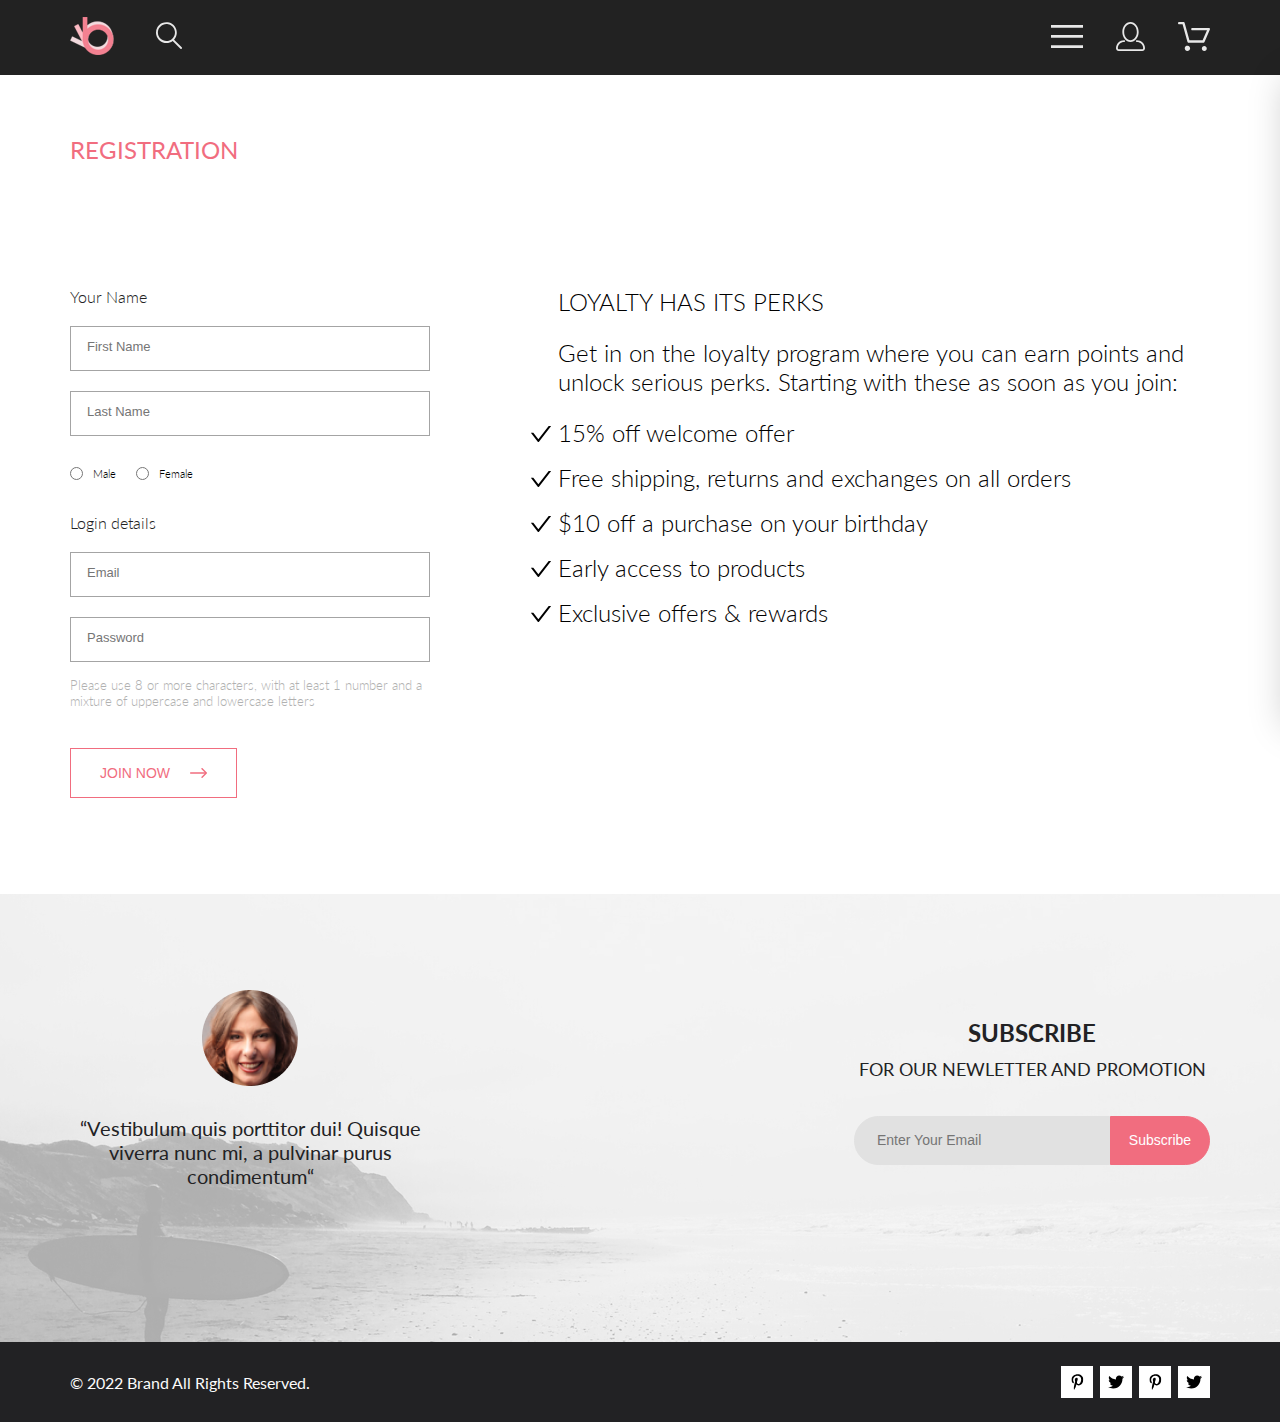
<file: registration.html>
<!DOCTYPE html>
<html lang="en">
<head>
    <meta charset="UTF-8">
    <meta http-equiv="X-UA-Compatible" content="IE=edge">
    <meta name="viewport" content="width=device-width, initial-scale=1.0">
    <title>Registration</title>
    <link rel="stylesheet" href="css/style.css">
    <link rel="preconnect" href="https://fonts.googleapis.com">
    <link rel="preconnect" href="https://fonts.gstatic.com" crossorigin>
    <link href="https://fonts.googleapis.com/css2?family=Lato:wght@300;400;700;900&family=Roboto:wght@300&display=swap" rel="stylesheet">   
</head>

<body>

    <div class="top">
        <header class="header center">

            <div class="header__left">
                <a href="index.html"><img src="img/logo.png" alt="logo site"></a>
                <a href="#">
                    <svg width="27" height="28" viewBox="0 0 27 28" fill="none" xmlns="http://www.w3.org/2000/svg">
                        <path d="M19.0596 17.6259C20.6713 15.8658 21.6282 13.6048 21.7698 11.2225C21.9113 8.84018 21.2288 6.48173 19.8369 4.54318C18.445 2.60463 16.4285 1.20404 14.126 0.576619C11.8234 -0.0508009 9.3751 0.13316 7.19217 1.09761C5.00923 2.06205 3.22463 3.74825 2.13804 5.87302C1.05145 7.9978 0.729054 10.4318 1.225 12.7661C1.72094 15.1005 3.00501 17.1932 4.86158 18.6927C6.71814 20.1922 9.03413 21.0072 11.4206 21.0009C13.673 21.004 15.8645 20.27 17.6606 18.9109L25.4086 26.7179C25.4941 26.807 25.5965 26.8781 25.7099 26.927C25.8232 26.9759 25.9452 27.0017 26.0686 27.0029C26.1923 27.0033 26.3148 26.9782 26.4283 26.9292C26.5419 26.8801 26.6441 26.8082 26.7286 26.7179C26.9025 26.537 26.9997 26.2958 26.9997 26.0449C26.9997 25.794 26.9025 25.5528 26.7286 25.3719L19.0596 17.6259ZM2.88662 10.5009C2.89946 8.81563 3.41094 7.17187 4.35659 5.77685C5.30224 4.38183 6.63972 3.29801 8.20044 2.662C9.76115 2.02599 11.4752 1.86627 13.1266 2.20298C14.7779 2.53969 16.2926 3.35775 17.4797 4.55404C18.6668 5.75033 19.4732 7.27129 19.7972 8.92519C20.1212 10.5791 19.9483 12.2919 19.3002 13.8476C18.6522 15.4034 17.5581 16.7325 16.1559 17.6674C14.7536 18.6023 13.1059 19.1011 11.4206 19.1009C9.14916 19.0901 6.97482 18.1784 5.37484 16.566C3.77486 14.9537 2.87998 12.7724 2.88662 10.5009Z" fill="#E8E8E8"/>
                    </svg>   
                </a>
            </div>
    
             <div class="header__right">
                <a href="#">
                    <svg class="header__menu" width="32" height="23" viewBox="0 0 32 23" fill="none" xmlns="http://www.w3.org/2000/svg">
                        <path d="M0 23V20.31H32V23H0ZM0 12.76V10.07H32V12.76H0ZM0 2.69V0H32V2.69H0Z" fill="#E8E8E8"/>
                    </svg>
                </a>
                <a class="menu__hiden" href="registration.html">
                    <svg width="29" height="29" viewBox="0 0 29 29" fill="none" xmlns="http://www.w3.org/2000/svg">
                        <path d="M14.5 19.937C19 19.937 22.656 15.464 22.656 9.968C22.656 4.472 19 0 14.5 0C13.3631 0.0217413 12.2463 0.303398 11.2351 0.823397C10.2239 1.34339 9.34507 2.08794 8.66602 3C7.12663 4.99573 6.30819 7.45381 6.34399 9.974C6.34399 15.465 10 19.937 14.5 19.937ZM14.5 1.813C18 1.813 20.844 5.472 20.844 9.969C20.844 14.466 17.998 18.125 14.5 18.125C11.002 18.125 8.15603 14.465 8.15503 9.969C8.15403 5.473 11 1.813 14.5 1.813ZM20.844 18.125C20.6036 18.125 20.373 18.2205 20.203 18.3905C20.033 18.5605 19.9375 18.7911 19.9375 19.0315C19.9375 19.2719 20.033 19.5025 20.203 19.6725C20.373 19.8425 20.6036 19.938 20.844 19.938C22.526 19.9399 24.1386 20.6088 25.3279 21.7982C26.5172 22.9875 27.1861 24.6 27.188 26.282C27.1875 26.5221 27.0918 26.7523 26.922 26.9221C26.7522 27.0918 26.5221 27.1875 26.282 27.188H2.71997C2.47985 27.1875 2.24975 27.0918 2.07996 26.9221C1.91016 26.7523 1.81449 26.5221 1.81396 26.282C1.81608 24.6001 2.48517 22.9877 3.67444 21.7985C4.86371 20.6092 6.47608 19.9401 8.15796 19.938C8.39824 19.938 8.62868 19.8425 8.79858 19.6726C8.96849 19.5027 9.06396 19.2723 9.06396 19.032C9.06396 18.7917 8.96849 18.5613 8.79858 18.3914C8.62868 18.2215 8.39824 18.126 8.15796 18.126C5.99541 18.1279 3.92201 18.9875 2.39258 20.5164C0.863144 22.0453 0.00264777 24.1185 0 26.281C0.000794067 27.0019 0.287502 27.693 0.797241 28.2027C1.30698 28.7125 1.99811 28.9992 2.71899 29H26.282C27.0027 28.9989 27.6936 28.7121 28.2031 28.2024C28.7126 27.6927 28.9992 27.0017 29 26.281C28.9974 24.1187 28.1372 22.0457 26.6083 20.5168C25.0793 18.9878 23.0063 18.1276 20.844 18.125Z" fill="#E8E8E8"/>
                    </svg>   
                </a>
                <a class="menu__hiden" href="cart.html">
                    <svg width="32" height="29" viewBox="0 0 32 29" fill="none" xmlns="http://www.w3.org/2000/svg">
                        <path d="M26.2009 29C25.5532 28.9738 24.9415 28.6948 24.4972 28.2227C24.0529 27.7506 23.8114 27.1232 23.8245 26.475C23.8376 25.8269 24.1043 25.2097 24.5673 24.7559C25.0303 24.3022 25.6527 24.048 26.301 24.048C26.9493 24.048 27.5717 24.3022 28.0347 24.7559C28.4977 25.2097 28.7644 25.8269 28.7775 26.475C28.7906 27.1232 28.549 27.7506 28.1047 28.2227C27.6604 28.6948 27.0488 28.9738 26.401 29H26.2009ZM6.75293 26.32C6.75293 25.79 6.91011 25.2718 7.20459 24.8311C7.49907 24.3904 7.91764 24.0469 8.40735 23.844C8.89705 23.6412 9.43594 23.5881 9.95581 23.6915C10.4757 23.7949 10.9532 24.0502 11.328 24.425C11.7028 24.7998 11.9581 25.2773 12.0615 25.7972C12.1649 26.317 12.1118 26.8559 11.9089 27.3456C11.7061 27.8353 11.3626 28.2539 10.9219 28.5483C10.4812 28.8428 9.96304 29 9.43298 29C9.08087 29.0003 8.73212 28.9311 8.40674 28.7966C8.08136 28.662 7.78569 28.4646 7.53662 28.2158C7.28755 27.9669 7.09001 27.6713 6.9552 27.3461C6.82039 27.0208 6.75098 26.6721 6.75098 26.32H6.75293ZM10.553 20.686C10.2935 20.6868 10.0409 20.6024 9.83411 20.4457C9.62727 20.2891 9.47758 20.0689 9.40796 19.819L4.57495 2.36401H1.18201C0.868521 2.36401 0.567859 2.23947 0.346191 2.01781C0.124523 1.79614 0 1.49549 0 1.18201C0 0.868519 0.124523 0.567873 0.346191 0.346205C0.567859 0.124537 0.868521 5.81268e-06 1.18201 5.81268e-06H5.46301C5.7225 -0.00080736 5.97504 0.0837201 6.18176 0.240568C6.38848 0.397416 6.53784 0.617884 6.60693 0.868006L11.4399 18.323H24.6179L29.001 8.27501H14.401C14.2428 8.27961 14.0854 8.25242 13.9379 8.19507C13.7904 8.13771 13.6559 8.05134 13.5424 7.94108C13.4288 7.83082 13.3386 7.69891 13.277 7.55315C13.2154 7.40739 13.1836 7.25075 13.1836 7.0925C13.1836 6.93426 13.2154 6.77762 13.277 6.63186C13.3386 6.4861 13.4288 6.35419 13.5424 6.24393C13.6559 6.13367 13.7904 6.0473 13.9379 5.98994C14.0854 5.93259 14.2428 5.90541 14.401 5.91001H30.814C31.0097 5.90996 31.2022 5.95866 31.3744 6.05172C31.5465 6.14478 31.6928 6.27926 31.7999 6.44301C31.9078 6.60729 31.9734 6.79569 31.9908 6.99145C32.0083 7.18721 31.9771 7.38424 31.9 7.565L26.495 19.977C26.4026 20.1876 26.251 20.3668 26.0585 20.4927C25.866 20.6186 25.641 20.6858 25.411 20.686H10.553Z" fill="#E8E8E8"/>
                    </svg>       
                </a>
            </div>
    
            <div class="menu">
                <div class="menu__link">
                    <a href="registration.html">
                        <svg width="29" height="29" viewBox="0 0 29 29" fill="none" xmlns="http://www.w3.org/2000/svg">
                            <path d="M14.5 19.937C19 19.937 22.656 15.464 22.656 9.968C22.656 4.472 19 0 14.5 0C13.3631 0.0217413 12.2463 0.303398 11.2351 0.823397C10.2239 1.34339 9.34507 2.08794 8.66602 3C7.12663 4.99573 6.30819 7.45381 6.34399 9.974C6.34399 15.465 10 19.937 14.5 19.937ZM14.5 1.813C18 1.813 20.844 5.472 20.844 9.969C20.844 14.466 17.998 18.125 14.5 18.125C11.002 18.125 8.15603 14.465 8.15503 9.969C8.15403 5.473 11 1.813 14.5 1.813ZM20.844 18.125C20.6036 18.125 20.373 18.2205 20.203 18.3905C20.033 18.5605 19.9375 18.7911 19.9375 19.0315C19.9375 19.2719 20.033 19.5025 20.203 19.6725C20.373 19.8425 20.6036 19.938 20.844 19.938C22.526 19.9399 24.1386 20.6088 25.3279 21.7982C26.5172 22.9875 27.1861 24.6 27.188 26.282C27.1875 26.5221 27.0918 26.7523 26.922 26.9221C26.7522 27.0918 26.5221 27.1875 26.282 27.188H2.71997C2.47985 27.1875 2.24975 27.0918 2.07996 26.9221C1.91016 26.7523 1.81449 26.5221 1.81396 26.282C1.81608 24.6001 2.48517 22.9877 3.67444 21.7985C4.86371 20.6092 6.47608 19.9401 8.15796 19.938C8.39824 19.938 8.62868 19.8425 8.79858 19.6726C8.96849 19.5027 9.06396 19.2723 9.06396 19.032C9.06396 18.7917 8.96849 18.5613 8.79858 18.3914C8.62868 18.2215 8.39824 18.126 8.15796 18.126C5.99541 18.1279 3.92201 18.9875 2.39258 20.5164C0.863144 22.0453 0.00264777 24.1185 0 26.281C0.000794067 27.0019 0.287502 27.693 0.797241 28.2027C1.30698 28.7125 1.99811 28.9992 2.71899 29H26.282C27.0027 28.9989 27.6936 28.7121 28.2031 28.2024C28.7126 27.6927 28.9992 27.0017 29 26.281C28.9974 24.1187 28.1372 22.0457 26.6083 20.5168C25.0793 18.9878 23.0063 18.1276 20.844 18.125Z" fill="black"/>
                        </svg>   
                    </a>
                    <a href="cart.html">
                        <svg width="32" height="29" viewBox="0 0 32 29" fill="none" xmlns="http://www.w3.org/2000/svg">
                            <path d="M26.2009 29C25.5532 28.9738 24.9415 28.6948 24.4972 28.2227C24.0529 27.7506 23.8114 27.1232 23.8245 26.475C23.8376 25.8269 24.1043 25.2097 24.5673 24.7559C25.0303 24.3022 25.6527 24.048 26.301 24.048C26.9493 24.048 27.5717 24.3022 28.0347 24.7559C28.4977 25.2097 28.7644 25.8269 28.7775 26.475C28.7906 27.1232 28.549 27.7506 28.1047 28.2227C27.6604 28.6948 27.0488 28.9738 26.401 29H26.2009ZM6.75293 26.32C6.75293 25.79 6.91011 25.2718 7.20459 24.8311C7.49907 24.3904 7.91764 24.0469 8.40735 23.844C8.89705 23.6412 9.43594 23.5881 9.95581 23.6915C10.4757 23.7949 10.9532 24.0502 11.328 24.425C11.7028 24.7998 11.9581 25.2773 12.0615 25.7972C12.1649 26.317 12.1118 26.8559 11.9089 27.3456C11.7061 27.8353 11.3626 28.2539 10.9219 28.5483C10.4812 28.8428 9.96304 29 9.43298 29C9.08087 29.0003 8.73212 28.9311 8.40674 28.7966C8.08136 28.662 7.78569 28.4646 7.53662 28.2158C7.28755 27.9669 7.09001 27.6713 6.9552 27.3461C6.82039 27.0208 6.75098 26.6721 6.75098 26.32H6.75293ZM10.553 20.686C10.2935 20.6868 10.0409 20.6024 9.83411 20.4457C9.62727 20.2891 9.47758 20.0689 9.40796 19.819L4.57495 2.36401H1.18201C0.868521 2.36401 0.567859 2.23947 0.346191 2.01781C0.124523 1.79614 0 1.49549 0 1.18201C0 0.868519 0.124523 0.567873 0.346191 0.346205C0.567859 0.124537 0.868521 5.81268e-06 1.18201 5.81268e-06H5.46301C5.7225 -0.00080736 5.97504 0.0837201 6.18176 0.240568C6.38848 0.397416 6.53784 0.617884 6.60693 0.868006L11.4399 18.323H24.6179L29.001 8.27501H14.401C14.2428 8.27961 14.0854 8.25242 13.9379 8.19507C13.7904 8.13771 13.6559 8.05134 13.5424 7.94108C13.4288 7.83082 13.3386 7.69891 13.277 7.55315C13.2154 7.40739 13.1836 7.25075 13.1836 7.0925C13.1836 6.93426 13.2154 6.77762 13.277 6.63186C13.3386 6.4861 13.4288 6.35419 13.5424 6.24393C13.6559 6.13367 13.7904 6.0473 13.9379 5.98994C14.0854 5.93259 14.2428 5.90541 14.401 5.91001H30.814C31.0097 5.90996 31.2022 5.95866 31.3744 6.05172C31.5465 6.14478 31.6928 6.27926 31.7999 6.44301C31.9078 6.60729 31.9734 6.79569 31.9908 6.99145C32.0083 7.18721 31.9771 7.38424 31.9 7.565L26.495 19.977C26.4026 20.1876 26.251 20.3668 26.0585 20.4927C25.866 20.6186 25.641 20.6858 25.411 20.686H10.553Z" fill="black"/>
                        </svg>       
                    </a>
                </div>
                <h3 class="menu__heading">MENU</h3>
                <ul class="menu__box">
                    <li><a href="catalog.html" class="menu__title">MAN</a></li>
                    <li><a href="#" class="menu__item">Accessories</a></li>
                    <li><a href="#" class="menu__item">Bags</a></li>
                    <li><a href="#" class="menu__item">Denim</a></li>
                    <li><a href="#" class="menu__item">T-Shirts</a></li>
                </ul>
                <ul class="menu__box">
                    <li><a href="catalog.html" class="menu__title">WOMAN</a></li>
                    <li><a href="#" class="menu__item">Accessories</a></li>
                    <li><a href="#" class="menu__item">Jackets & Coats</a></li>
                    <li><a href="#" class="menu__item">Polos</a></li>
                    <li><a href="#" class="menu__item">T-Shirts</a></li>
                    <li><a href="#" class="menu__item">Shirts</a></li>
                </ul>
                <ul class="menu__box">
                    <li><a href="catalog.html" class="menu__title">KIDS</a></li>
                    <li><a href="#" class="menu__item">Accessories</a></li>
                    <li><a href="#" class="menu__item">Jackets & Coats</a></li>
                    <li><a href="#" class="menu__item">Polos</a></li>
                    <li><a href="#" class="menu__item">T-Shirts</a></li>
                    <li><a href="#" class="menu__item">Shirts</a></li>
                    <li><a href="#" class="menu__item">Bags</a></li>
                </ul>
            </div>
        </header>
    
        <section class="navigation center">
            <h2 class="navigation__heading">REGISTRATION</h2>
        </section>
    
        <section class="registration center">
            <form class="form__registration">
                <label class="registration__heading">Your Name
                    <input class="registration__input" type="text" placeholder="First Name">
                </label>
                <label>
                    <input class="registration__input" type="text" placeholder="Last Name">
                </label>
                <div class="registration__ratio">
                    <label class="registration__gender"  for="male">
                        <input id="male" type="radio" name="gender"> Male
                    </label>
                    <label class="registration__gender"  for="female">
                        <input id="female" type="radio" name="gender"> Female
                    </label>
                    <label class="registration__gender registration__other"  for="female">
                        <input id="female" type="radio" name="gender"> Other
                    </label>
                </div>
                <label class="registration__heading" >Login details
                    <input class="registration__input" type="email" placeholder="Email">
                </label>
                <label>
                    <input class="registration__input" type="password" placeholder="Password">
                </label>
                <p class="registration__text">Please use 8 or more characters, with at least 1 number and a mixture of uppercase and lowercase letters</p>
                <button class="registration__button">JOIN NOW
                    <svg width="17" height="10" viewBox="0 0 17 10" fill="none" xmlns="http://www.w3.org/2000/svg">
                        <path fill-rule="evenodd" clip-rule="evenodd" d="M11.54 0.208095C11.6058 0.142131 11.684 0.0897967 11.77 0.0540883C11.8561 0.01838 11.9483 0 12.0415 0C12.1347 0 12.2269 0.01838 12.313 0.0540883C12.399 0.0897967 12.4772 0.142131 12.543 0.208095L16.7929 4.458C16.8589 4.5238 16.9112 4.60196 16.9469 4.68802C16.9826 4.77407 17.001 4.86632 17.001 4.95949C17.001 5.05266 16.9826 5.14491 16.9469 5.23097C16.9112 5.31702 16.8589 5.39518 16.7929 5.46098L12.543 9.71089C12.41 9.84389 12.2296 9.91861 12.0415 9.91861C11.8534 9.91861 11.673 9.84389 11.54 9.71089C11.407 9.57788 11.3323 9.39749 11.3323 9.2094C11.3323 9.0213 11.407 8.84091 11.54 8.70791L15.2898 4.95949L11.54 1.21107C11.474 1.14528 11.4217 1.06711 11.386 0.981059C11.3503 0.895005 11.3319 0.802752 11.3319 0.709584C11.3319 0.616415 11.3503 0.524162 11.386 0.438109C11.4217 0.352055 11.474 0.273891 11.54 0.208095Z" fill="#F16D7F"/>
                        <path fill-rule="evenodd" clip-rule="evenodd" d="M0 4.95948C0 4.77162 0.0746263 4.59146 0.207462 4.45862C0.340297 4.32579 0.52046 4.25116 0.708318 4.25116H15.583C15.7708 4.25116 15.951 4.32579 16.0838 4.45862C16.2167 4.59146 16.2913 4.77162 16.2913 4.95948C16.2913 5.14734 16.2167 5.3275 16.0838 5.46033C15.951 5.59317 15.7708 5.6678 15.583 5.6678H0.708318C0.52046 5.6678 0.340297 5.59317 0.207462 5.46033C0.0746263 5.3275 0 5.14734 0 4.95948Z" fill="#F16D7F"/>
                    </svg>     
                </button>
            </form>
    
            <div class="loyalty">
                <h2 class="loyalty__heading">LOYALTY HAS ITS PERKS</h2>
                <p class="loyalty__text">Get in on the loyalty program where you can earn points and unlock serious perks. Starting with these as soon as you join:</p>
                <ul class="perks">
                    <li class="perks__item">15% off welcome offer</li>
                    <li class="perks__item">Free shipping, returns and exchanges on all orders</li>
                    <li class="perks__item">$10 off a purchase on your birthday</li>
                    <li class="perks__item">Early access to products</li>
                    <li class="perks__item">Exclusive offers & rewards</li>
                </ul>
            </div>
        </section>
    </div>
    

    <footer class="footer">
        <div class="subscribe">
            <div class="subscribe__container center">
                <div class="subscribe__left">
                    <img src="img/photoPeople.png" alt="photo people">
                    <p class="subscribe__citation">“Vestibulum quis porttitor dui! Quisque viverra nunc mi, a pulvinar purus condimentum“</p>
                </div>
                <div class="subscribe__right">
                    <h1 class="subscribe__title">SUBSCRIBE </h1>
                    <h2 class="subscribe__heading">FOR OUR NEWLETTER AND PROMOTION</h2>
                        <form class="form">
                            <input class="subscribe__input" type="email" placeholder="Enter Your Email" required>
                            <button type="submit" class="subscribe__btn">Subscribe</button>
                        </form>   
                </div>
            </div>
        </div>
        <div class="footer__container center">
            <p class="footer__copyright">&copy; 2022  Brand  All Rights Reserved.</p>
            <div class="social">
                <a href="#" class="social__link">
                    <svg width="13" height="16" viewBox="0 0 13 16" fill="none" xmlns="http://www.w3.org/2000/svg">
                        <g clip-path="url(#clip0_128_242)">
                        <path d="M6.74032 0.203125C3.55564 0.203125 0.408203 2.34063 0.408203 5.8C0.408203 8 1.63738 9.25 2.38233 9.25C2.68963 9.25 2.86655 8.3875 2.86655 8.14375C2.86655 7.85313 2.13091 7.23438 2.13091 6.025C2.13091 3.5125 4.03055 1.73125 6.4889 1.73125C8.60271 1.73125 10.1671 2.94062 10.1671 5.1625C10.1671 6.82187 9.50597 9.93437 7.36422 9.93437C6.59133 9.93437 5.93018 9.37187 5.93018 8.56563C5.93018 7.38438 6.74963 6.24062 6.74963 5.02187C6.74963 2.95312 3.835 3.32812 3.835 5.82812C3.835 6.35313 3.90018 6.93437 4.13298 7.4125C3.70463 9.26875 2.82931 12.0344 2.82931 13.9469C2.82931 14.5375 2.91311 15.1188 2.96899 15.7094C3.07452 15.8281 3.02175 15.8156 3.18316 15.7563C4.74757 13.6 4.69169 13.1781 5.3994 10.3562C5.78119 11.0875 6.76826 11.4812 7.55046 11.4812C10.8469 11.4812 12.3275 8.24688 12.3275 5.33125C12.3275 2.22813 9.66427 0.203125 6.74032 0.203125Z" fill="black"/>
                        </g>
                        <defs>
                        <clipPath id="clip0_128_242">
                        <rect width="11.9193" height="16" fill="white" transform="translate(0.408203)"/>
                        </clipPath>
                        </defs>
                    </svg>     
                </a>   
                <a href="#" class="social__link">
                    <svg width="17" height="14" viewBox="0 0 17 14" fill="none" xmlns="http://www.w3.org/2000/svg">
                        <path d="M14.417 3.74052C14.427 3.88264 14.427 4.0248 14.427 4.16692C14.427 8.50192 11.1498 13.4969 5.15986 13.4969C3.31448 13.4969 1.60022 12.9588 0.158203 12.0248C0.420396 12.0552 0.67247 12.0654 0.944752 12.0654C2.46741 12.0654 3.8691 11.5476 4.98843 10.6644C3.5565 10.6339 2.3565 9.68977 1.94305 8.39027C2.14475 8.4207 2.34642 8.44102 2.5582 8.44102C2.85063 8.44102 3.14308 8.40039 3.41533 8.32936C1.92291 8.02477 0.803551 6.70498 0.803551 5.11108V5.07048C1.23715 5.31414 1.74139 5.46642 2.2758 5.4867C1.39849 4.89786 0.823727 3.8928 0.823727 2.75573C0.823727 2.14661 0.985041 1.58823 1.26741 1.10092C2.87077 3.09077 5.28086 4.39023 7.98334 4.53239C7.93293 4.28873 7.90266 4.03495 7.90266 3.78114C7.90266 1.97402 9.35477 0.501953 11.1598 0.501953C12.0976 0.501953 12.9446 0.897891 13.5396 1.53748C14.2757 1.39536 14.9816 1.12123 15.6068 0.745609C15.3648 1.50705 14.8505 2.14664 14.1749 2.5527C14.8304 2.48167 15.4657 2.29889 16.0505 2.04511C15.6069 2.69483 15.0522 3.27348 14.417 3.74052Z" fill="black"/>
                    </svg> 
                </a>
                <a href="#" class="social__link">
                    <svg width="13" height="16" viewBox="0 0 13 16" fill="none" xmlns="http://www.w3.org/2000/svg">
                        <g clip-path="url(#clip0_128_242)">
                        <path d="M6.74032 0.203125C3.55564 0.203125 0.408203 2.34063 0.408203 5.8C0.408203 8 1.63738 9.25 2.38233 9.25C2.68963 9.25 2.86655 8.3875 2.86655 8.14375C2.86655 7.85313 2.13091 7.23438 2.13091 6.025C2.13091 3.5125 4.03055 1.73125 6.4889 1.73125C8.60271 1.73125 10.1671 2.94062 10.1671 5.1625C10.1671 6.82187 9.50597 9.93437 7.36422 9.93437C6.59133 9.93437 5.93018 9.37187 5.93018 8.56563C5.93018 7.38438 6.74963 6.24062 6.74963 5.02187C6.74963 2.95312 3.835 3.32812 3.835 5.82812C3.835 6.35313 3.90018 6.93437 4.13298 7.4125C3.70463 9.26875 2.82931 12.0344 2.82931 13.9469C2.82931 14.5375 2.91311 15.1188 2.96899 15.7094C3.07452 15.8281 3.02175 15.8156 3.18316 15.7563C4.74757 13.6 4.69169 13.1781 5.3994 10.3562C5.78119 11.0875 6.76826 11.4812 7.55046 11.4812C10.8469 11.4812 12.3275 8.24688 12.3275 5.33125C12.3275 2.22813 9.66427 0.203125 6.74032 0.203125Z" fill="black"/>
                        </g>
                        <defs>
                        <clipPath id="clip0_128_242">
                        <rect width="11.9193" height="16" fill="white" transform="translate(0.408203)"/>
                        </clipPath>
                        </defs>
                    </svg>     
                </a>   
                <a href="#" class="social__link">
                    <svg width="17" height="14" viewBox="0 0 17 14" fill="none" xmlns="http://www.w3.org/2000/svg">
                        <path d="M14.417 3.74052C14.427 3.88264 14.427 4.0248 14.427 4.16692C14.427 8.50192 11.1498 13.4969 5.15986 13.4969C3.31448 13.4969 1.60022 12.9588 0.158203 12.0248C0.420396 12.0552 0.67247 12.0654 0.944752 12.0654C2.46741 12.0654 3.8691 11.5476 4.98843 10.6644C3.5565 10.6339 2.3565 9.68977 1.94305 8.39027C2.14475 8.4207 2.34642 8.44102 2.5582 8.44102C2.85063 8.44102 3.14308 8.40039 3.41533 8.32936C1.92291 8.02477 0.803551 6.70498 0.803551 5.11108V5.07048C1.23715 5.31414 1.74139 5.46642 2.2758 5.4867C1.39849 4.89786 0.823727 3.8928 0.823727 2.75573C0.823727 2.14661 0.985041 1.58823 1.26741 1.10092C2.87077 3.09077 5.28086 4.39023 7.98334 4.53239C7.93293 4.28873 7.90266 4.03495 7.90266 3.78114C7.90266 1.97402 9.35477 0.501953 11.1598 0.501953C12.0976 0.501953 12.9446 0.897891 13.5396 1.53748C14.2757 1.39536 14.9816 1.12123 15.6068 0.745609C15.3648 1.50705 14.8505 2.14664 14.1749 2.5527C14.8304 2.48167 15.4657 2.29889 16.0505 2.04511C15.6069 2.69483 15.0522 3.27348 14.417 3.74052Z" fill="black"/>
                    </svg> 
                </a>    
            </div>
        </div>
    </footer>

    <script src="index.js"></script>
</body>
</html>
</file>
<file: css/style.css>
.navigation {
  min-height: 148px;
  display: flex;
  justify-content: space-between;
  align-items: center;
}

.navigation__heading {
  font-style: normal;
  font-weight: 400;
  font-size: 24px;
  line-height: 29px;
  color: #f16d7f;
}

.breadcrumb {
  display: flex;
}

.breadcrumb > li:last-child .breadcrumb__link {
  font-weight: 700;
  color: #f16d7f;
}

.breadcrumb > li:not(:last-child)::after {
  padding: 0 8px;
  color: #636363;
  content: "/\00a0";
}

.breadcrumb__link {
  font-style: normal;
  font-weight: 300;
  font-size: 14px;
  line-height: 17px;
  color: #636363;
}

.breadcrumb__link:hover {
  color: #f16d7f;
}

.filter {
  width: 100%;
  padding: 13px 16px 16px;
  box-sizing: border-box;
  position: absolute;
  z-index: 1;
}

.filter-box {
  width: 360px;
  position: relative;
  height: 40px;
}

.filter__box {
  display: flex;
  flex-direction: column;
  gap: 11px;
  padding: 24px 16px;
}

.filter__link {
  font-style: normal;
  font-weight: 400;
  font-size: 14px;
  line-height: 17px;
  color: #6F6E6E;
}

.filter__link:hover {
  color: #f16d7f;
}

.filter__sort {
  padding-top: 51px;
  padding-bottom: 64px;
  display: flex;
  gap: 30px;
}

.filter__summary {
  display: flex;
  align-items: center;
  gap: 11px;
}

.filter[open] {
  background: #FFFFFF;
  box-shadow: 6px 4px 35px rgba(0, 0, 0, 0.21);
}

.filter[open] .filter__summary {
  color: #f16d7f;
}

.filter[open] .filter__img path {
  fill: #f16d7f;
}

.filter__category {
  margin-top: 16px;
}

.filter__category-summary {
  font-style: normal;
  font-weight: 400;
  font-size: 14px;
  line-height: 17px;
  color: #6F6E6E;
  padding: 8px 11px 11px;
  border-left: 5px solid #f16d7f;
  border-bottom: 1px solid #EBEBEB;
}

.filter[open] .filter__category-summary {
  color: #f16d7f;
}

.sort {
  display: flex;
  align-items: center;
  gap: 28px;
}

.sort__details {
  position: relative;
}

.sort__summary {
  display: flex;
  align-items: center;
  gap: 10px;
}

.sort__content {
  position: absolute;
  top: 22px;
  left: -9px;
  display: flex;
  flex-direction: column;
  gap: 6px;
  width: 79px;
  padding: 7px 9px 11px;
  z-index: 1;
  background: #FFFFFF;
  box-shadow: 6px 4px 35px rgba(0, 0, 0, 0.21);
}

.sort__label {
  display: flex;
  align-items: center;
  gap: 9px;
}

.pagination {
  display: flex;
  justify-content: center;
  padding-top: 48px;
}

.pagination__box {
  display: flex;
  align-items: center;
  justify-content: center;
  height: 44px;
  padding: 0 16px;
  max-width: 284px;
  gap: 18px;
  border: 1px solid #EBEBEB;
}

.pagination__numbers {
  display: flex;
  align-items: center;
}

.pagination__numbers > li {
  padding-right: 20px;
}

.pagination__numbers > li:nth-last-child(-n+3) {
  padding-right: 0;
}

.pagination__number {
  font-style: normal;
  font-weight: 300;
  font-size: 16px;
  line-height: 19px;
  color: #c4c4c4;
}

._pagination__active {
  color: #ef5b70;
}

.slider {
  display: flex;
  align-items: center;
  justify-content: center;
  position: relative;
}

.slider__btn {
  width: 47px;
  height: 47px;
  background: rgba(42, 42, 42, 0.15);
  display: flex;
  align-items: center;
  justify-content: center;
}

.slider__btn:hover svg path {
  fill: #f16d7f;
}

.slider__navigation {
  position: absolute;
  width: 100%;
  height: 100%;
  top: 0;
  left: 0;
  display: flex;
  align-items: center;
  justify-content: space-between;
}

.slider__info {
  display: flex;
  align-items: center;
  justify-content: center;
  background: #ffffff;
  border: 1px solid #EAEAEA;
  padding-top: 64px;
  padding-bottom: 64px;
  margin: -65px auto 0;
  flex-direction: column;
}

.slider__border {
  border-bottom: 1px solid #EAEAEA;
  width: 642px;
}

.slider__sort {
  padding: 65px 0 48px;
  justify-content: center;
}

.slider__button {
  width: 212px;
  height: 48px;
  background: #FFFFFF;
  border: 1px solid #FF6A6A;
  font-style: normal;
  font-weight: 400;
  font-size: 16px;
  line-height: 19px;
  color: #F26376;
  display: flex;
  align-items: center;
  justify-content: center;
  gap: 22px;
}

.slider__button:hover {
  background: #f16d7f;
  border: 1px solid #ff6a6a;
  color: #ffffff;
}

.slider__button:hover svg path {
  fill: #ffffff;
}

.info {
  display: flex;
  align-items: center;
  flex-direction: column;
  padding-bottom: 65px;
  gap: 12px;
}

.info__section {
  font-style: normal;
  font-weight: 300;
  font-size: 14px;
  line-height: 17px;
  color: #f16d7f;
}

.info__border {
  width: 63px;
  border-bottom: 3px solid #f16d7f;
}

.info__heading {
  font-style: normal;
  font-weight: 300;
  font-size: 18px;
  line-height: 22px;
  color: #4D4D4D;
}

.info__description {
  padding: 36px 293px 20px;
  font-style: normal;
  font-weight: 300;
  font-size: 14px;
  line-height: 17px;
  color: #5E5E5E;
  text-align: center;
}

.info__price {
  font-style: normal;
  font-weight: 300;
  font-size: 24px;
  line-height: 29px;
  color: #ef5b70;
}

.basket {
  padding-top: 96px;
  display: flex;
  justify-content: space-between;
}

.cart {
  display: flex;
  flex-direction: column;
  gap: 40px;
}

.cart__product {
  width: 652px;
  display: flex;
  gap: 31px;
  box-shadow: 17px 19px 24px rgba(0, 0, 0, 0.13);
}

.cart__buttons {
  display: flex;
  gap: 192px;
  padding-top: 32px;
}

.cart__close {
  padding-top: 28px;
}

.product__box {
  padding-top: 22px;
  width: 262px;
  display: flex;
  flex-direction: column;
  align-items: flex-start;
  gap: 6px;
}

.product__name {
  font-style: normal;
  font-weight: 400;
  font-size: 24px;
  line-height: 29px;
  color: #222222;
  padding-bottom: 36px;
}

.product__info {
  font-style: normal;
  font-weight: 400;
  font-size: 22px;
  line-height: 26px;
  color: #575757;
  display: flex;
  gap: 8px;
}

.product__info > span {
  color: #6F6E6E;
}

.product__info:last-child {
  display: flex;
  gap: 24px;
}

.product__info-active {
  color: #ef5b70 !important;
}

.product__input {
  font-style: normal;
  font-weight: 400;
  font-size: 22px;
  line-height: 26px;
  color: #6F6E6E;
  border: 1px solid #EAEAEA;
  padding-left: 16px;
  width: 44px;
}

.clear {
  width: 235px;
  height: 50px;
  background: #FFFFFF;
  border: 1px solid #A4A4A4;
  font-style: normal;
  font-weight: 300;
  font-size: 14px;
  line-height: 17px;
  color: #000000;
}

.clear:last-child {
  width: 225px;
}

.shipping {
  display: flex;
  flex-direction: column;
  gap: 57px;
}

.shipping__address {
  display: flex;
  flex-direction: column;
  gap: 20px;
}

.shipping__text {
  font-style: normal;
  font-weight: 300;
  font-size: 16px;
  line-height: 19px;
  color: #222222;
}

.shipping__input {
  width: 360px;
  height: 45px;
  background: #FFFFFF;
  border: 1px solid #A4A4A4;
  font-style: normal;
  font-weight: 300;
  font-size: 13px;
  line-height: 16px;
  color: #222222;
  padding: 13px 16px 17px;
}

.shipping__button {
  padding-top: 3px;
  width: 100px;
  height: 35px;
  background: #ffffff;
  border: 1px solid #A4A4A4;
  font-style: normal;
  font-weight: 300;
  font-size: 11px;
  line-height: 13px;
  color: #4A4A4A;
}

.shipping__price {
  display: flex;
  flex-direction: column;
  align-items: flex-end;
}

.shipping__sub {
  padding-top: 39px;
  font-style: normal;
  font-weight: 400;
  font-size: 11px;
  line-height: 13px;
  color: #4A4A4A;
}

.shipping__sub > span {
  padding-left: 72px;
}

.shipping__grand {
  padding: 12px 0 21px;
  font-style: normal;
  font-weight: 300;
  font-size: 16px;
  line-height: 19px;
  color: #222222;
}

.shipping__grand > span {
  padding-left: 56px;
  font-style: normal;
  font-weight: 700;
  font-size: 16px;
  line-height: 19px;
  color: #f16d7f;
}

.shipping__border {
  width: 275px;
  border: 1px solid #E2E2E2;
}

.shipping__button-price {
  margin-top: 17px;
  width: 273px;
  height: 50px;
  background: #ffffff;
  border: 1px solid #f16d7f;
  font-style: normal;
  font-weight: 300;
  font-size: 16px;
  line-height: 19px;
  color: #f16d7f;
}

.shipping__button-price:hover {
  color: #ffffff;
  background: #f16d7f;
}

.registration {
  display: flex;
  justify-content: space-between;
  gap: 128px;
  padding-top: 64px;
  padding-bottom: 96px;
}

.registration__input {
  width: 360px;
  height: 45px;
  background: #FFFFFF;
  border: 1px solid #A4A4A4;
  font-style: normal;
  font-weight: 300;
  font-size: 13px;
  line-height: 16px;
  color: #B1B1B1;
  padding: 13px 16px 17px;
  margin-top: 20px;
}

.registration__heading {
  display: flex;
  flex-direction: column;
  font-style: normal;
  font-weight: 300;
  font-size: 16px;
  line-height: 19px;
  color: #222222;
}

.registration__ratio {
  display: flex;
  flex-direction: row;
  margin: 31px 0 33px;
  gap: 20px;
}

.registration__gender {
  display: flex;
  gap: 10px;
  align-items: center;
  font-style: normal;
  font-weight: 300;
  font-size: 11px;
  line-height: 13px;
  color: #000000;
}

.registration__other {
  display: none;
}

.registration__text {
  font-style: normal;
  font-weight: 300;
  font-size: 13px;
  line-height: 16px;
  color: #B1B1B1;
  padding: 15px 0 39px;
}

.registration__button {
  display: flex;
  align-items: center;
  justify-content: center;
  gap: 20px;
  width: 167px;
  height: 50px;
  background: #FFFFFF;
  border: 1px solid #f16d7f;
  font-style: normal;
  font-weight: 400;
  font-size: 14px;
  line-height: 17px;
  color: #f16d7f;
}

.registration__button:hover {
  color: #FFFFFF;
  background: #f16d7f;
}

.registration__button:hover > svg path {
  fill: #FFFFFF;
}

.loyalty {
  display: flex;
  flex-direction: column;
  gap: 22px;
}

.loyalty__heading {
  font-style: normal;
  font-weight: 300;
  font-size: 24px;
  line-height: 29px;
  color: #000000;
}

.loyalty__text {
  font-style: normal;
  font-weight: 300;
  font-size: 24px;
  line-height: 29px;
  color: #000000;
}

.perks {
  display: flex;
  flex-direction: column;
  gap: 16px;
}

.perks__item {
  font-style: normal;
  font-weight: 300;
  font-size: 24px;
  line-height: 29px;
  color: #000000;
  list-style-image: url("../img/Vector.svg");
}

.perks__check {
  margin-right: 22px;
}

* {
  margin: 0;
  padding: 0;
  box-sizing: border-box;
}

body {
  font-family: "Lato", sans-serif;
  min-height: 100vh;
  display: flex;
  flex-direction: column;
  margin: 0;
}

a {
  text-decoration: none;
}

li {
  list-style-type: none;
}

img {
  max-width: 100%;
}

summary {
  display: block;
}

summary::-webkit-details-marker {
  display: none;
}

input[type="number"] {
  appearance: textfield;
}

input[type="number"]::-webkit-inner-spin-button {
  display: none;
}

.center {
  padding-left: calc(50% - 570px);
  padding-right: calc(50% - 570px);
}

.top {
  position: relative;
  overflow: hidden;
  flex-grow: 1;
}

.header {
  display: flex;
  align-items: center;
  flex-direction: row;
  flex-wrap: wrap;
  justify-content: space-between;
  min-height: 75px;
  background: #222222;
}

.header__left {
  display: flex;
  align-items: center;
  gap: 41px;
}

.header__right {
  display: flex;
  align-items: center;
  gap: 33px;
}

.menu {
  position: absolute;
  top: 75px;
  right: -232px;
  display: flex;
  flex-direction: column;
  gap: 20px;
  width: 232px;
  background: #FFFFFF;
  box-shadow: 6px 4px 35px rgba(0, 0, 0, 0.21);
  padding: 32px;
  box-sizing: border-box;
  margin-bottom: 4px;
  transition: right .6s;
  z-index: 2;
}

.menu__link {
  align-items: center;
  justify-content: space-between;
  background-color: #e8e8e8;
  padding: 8px;
  border-radius: 10px;
  margin-bottom: 24px;
  display: none;
}

.menu__heading {
  font-style: normal;
  font-weight: 700;
  font-size: 14px;
  line-height: 17px;
  color: #000000;
}

.menu__title {
  font-style: normal;
  font-weight: 400;
  font-size: 14px;
  line-height: 17px;
  color: #f16d7f;
}

.menu__box {
  display: flex;
  flex-direction: column;
  gap: 11px;
}

.menu__box > li {
  padding-left: 21px;
}

.menu__box > li:first-child {
  padding-left: 0;
}

.menu__item {
  font-style: normal;
  font-weight: 400;
  font-size: 14px;
  line-height: 17px;
  color: #6F6E6E;
}

.menu__item:hover {
  color: #f16d7f;
}

.menu__active {
  right: 0;
  transition: right .6s;
}

.promo {
  display: flex;
  padding-left: calc(50% - 800px);
  padding-right: calc(50% - 800px);
  background: #f1e4e6;
}

.promo__image {
  width: 50%;
}

.promo__content {
  padding-left: 64px;
}

.promo__info {
  border-left: 12px solid #f16d7f;
  padding-left: 16px;
  margin-top: 48%;
}

.promo__title {
  font-style: normal;
  font-weight: 900;
  font-size: 48px;
  line-height: 58px;
  color: #222222;
}

.promo__heading {
  font-style: normal;
  font-weight: 700;
  font-size: 32px;
  line-height: 38px;
  color: #222222;
}

.promo__heading-span {
  color: #f16d7f;
}

.sale {
  display: grid;
  gap: 30px;
  grid-template-columns: repeat(3, 1fr);
  padding-top: 64px;
  padding-bottom: 96px;
}

.sale__item {
  position: relative;
}

.sale__content {
  position: absolute;
  width: 100%;
  height: 100%;
  top: 0;
  left: 0;
  display: flex;
  align-items: center;
  justify-content: center;
  flex-direction: column;
}

.sale__item-big {
  min-height: 180px;
  grid-column: 1 / -1;
}

.sale__text {
  font-style: normal;
  font-weight: 400;
  font-size: 16px;
  line-height: 19px;
  color: #ffffff;
  text-align: center;
}

.sale__heading {
  font-style: normal;
  font-weight: 700;
  font-size: 24px;
  line-height: 29px;
  color: #f16d7f;
  text-align: center;
}

.product-box {
  padding-bottom: 95px;
}

.product-box__heading {
  font-style: normal;
  font-weight: 400;
  font-size: 30px;
  line-height: 36px;
  color: #222222;
  text-align: center;
}

.product-box__text {
  font-style: normal;
  font-weight: 400;
  font-size: 14px;
  line-height: 17px;
  color: #9f9f9f;
  text-align: center;
  margin-top: 6px;
  margin-bottom: 48px;
}

.product-box__content {
  display: grid;
  grid-template-columns: repeat(auto-fit, 360px);
  justify-content: center;
  gap: 30px;
}

.product-box__button {
  margin-top: 48px;
  display: flex;
  justify-content: space-around;
}

.product-box__btn {
  font-style: normal;
  font-weight: 400;
  font-size: 16px;
  line-height: 19px;
  color: #f26376;
  color: #f26376;
  border: 1px solid #f26376;
  padding: 14px 38px;
}

.product-box__btn:hover {
  background: #f16d7f;
  border: 1px solid #ff6a6a;
  color: #ffffff;
}

.product {
  position: relative;
}

.product__img {
  width: 100%;
}

.product__add {
  position: absolute;
  top: 188px;
  left: 111px;
  width: 139px;
  height: 44px;
  display: none;
  justify-content: center;
  align-items: center;
  font-style: normal;
  gap: 11px;
  font-style: normal;
  font-weight: 400;
  font-size: 14px;
  line-height: 17px;
  color: #ffffff;
  border: 1px solid #fff;
}

.product__contetn {
  display: flex;
  flex-direction: column;
  justify-content: center;
  align-items: flex-start;
  padding: 24px 16px;
  gap: 16px;
}

.product__heading {
  font-style: normal;
  font-weight: 400;
  font-size: 13px;
  line-height: 16px;
  color: #000000;
}

.product__text {
  font-style: normal;
  font-weight: 300;
  font-size: 14px;
  line-height: 17px;
  color: #5d5d5d;
}

.product__price {
  font-style: normal;
  font-weight: 400;
  font-size: 16px;
  line-height: 19px;
  color: #f16d7f;
}

.product:hover .product__img {
  filter: brightness(0.5);
}

.product:hover .product__add {
  display: flex;
}

.offers {
  background: #222224;
  padding-top: 104px;
  padding-bottom: 104px;
}

.offers__items {
  display: flex;
  align-items: center;
  justify-content: center;
  flex-direction: row;
  flex-wrap: wrap;
  gap: 30px;
}

.offer-item {
  display: flex;
  align-items: center;
  flex-direction: column;
  width: 360px;
}

.offer-item__heading {
  padding: 28px 0 16px;
  font-style: normal;
  font-weight: 400;
  font-size: 19px;
  line-height: 24px;
  color: #fbfbfb;
}

.offer-item__text {
  font-style: normal;
  font-weight: 300;
  font-size: 14px;
  line-height: 17px;
  color: #fbfbfb;
  text-align: center;
}

.footer {
  background: #222224;
}

.footer__container {
  display: flex;
  align-items: center;
  justify-content: space-between;
  padding-bottom: 24px;
  padding-top: 24px;
}

.footer__copyright {
  font-style: normal;
  font-weight: 400;
  font-size: 16px;
  line-height: 19px;
  color: #fbfbfb;
}

.subscribe {
  min-height: 448px;
  background-image: url(../img/backgroundSubscribe.jpg);
  background-repeat: no-repeat;
  box-sizing: border-box;
  background-size: cover;
  background-position: center bottom;
}

.subscribe__container {
  display: flex;
  align-items: center;
  align-content: center;
  flex-direction: row;
  justify-content: space-between;
  flex-wrap: wrap;
  padding-top: 96px;
}

.subscribe__left {
  display: flex;
  align-items: center;
  flex-direction: column;
  gap: 30px;
}

.subscribe__right {
  display: flex;
  align-items: center;
  flex-direction: column;
}

.subscribe__citation {
  max-width: 360px;
  font-style: normal;
  font-weight: 400;
  font-size: 20px;
  line-height: 24px;
  color: #222224;
  text-align: center;
}

.subscribe__title {
  font-style: normal;
  font-weight: 700;
  font-size: 24px;
  line-height: 167%;
  color: #222224;
}

.subscribe__heading {
  font-style: normal;
  font-weight: 400;
  font-size: 18px;
  line-height: 167%;
  color: #222224;
}

.subscribe__input {
  padding-left: 22px;
  width: 256px;
  height: 49px;
  background: #e1e1e1;
  border: 1px solid #e1e1e1;
  font-style: normal;
  font-weight: 400;
  font-size: 14px;
  line-height: 17px;
  color: #222224;
  display: flex;
  align-items: center;
  border-radius: 25px 0 0 25px;
}

.subscribe__btn {
  width: 100px;
  height: 49px;
  background: #f16d7f;
  border: 1px solid #f16d7f;
  font-style: normal;
  font-weight: 400;
  font-size: 14px;
  line-height: 17px;
  color: #ffffff;
  text-align: center;
  border-radius: 0 25px 25px 0;
}

.social {
  display: flex;
  align-items: center;
  gap: 7px;
}

.social__link {
  display: block;
  background: #fff;
  width: 32px;
  height: 32px;
  display: flex;
  align-items: center;
  justify-content: center;
}

.social__link:hover {
  background-color: #f16d7f;
}

.social__link:hover path {
  fill: #fff;
}

.form {
  padding-top: 32px;
  display: flex;
  align-items: center;
}

@media (max-width: 1024px) {
  .center {
    padding-left: calc(50% - 368px);
    padding-right: calc(50% - 368px);
  }
  .promo__content {
    display: flex;
    align-items: center;
    padding-left: 39px;
  }
  .promo__info {
    margin-top: 0;
  }
  .promo__title {
    font-size: 44px;
    line-height: 53px;
  }
  .promo__heading {
    font-size: 24px;
    line-height: 29px;
  }
  .sale {
    gap: 19px;
    padding-bottom: 110px;
  }
  .sale__item-big {
    min-height: 116px;
  }
  .product-box {
    padding-bottom: 65px;
  }
  .product-box__text {
    margin: 3px 0 73px;
  }
  .product-box__content {
    gap: 16px;
  }
  .offers {
    padding-top: 48px;
    padding-bottom: 64px;
  }
  .offers__items {
    gap: 48px;
  }
  .subscribe__container {
    flex-direction: column;
    gap: 48px;
    padding-top: 64px;
    padding-bottom: 140px;
  }
  .form {
    padding-top: 27px;
  }
  .filter__sort {
    padding-top: 24px;
    padding-bottom: 40px;
  }
  .product__catalog:nth-child(3) {
    display: none;
  }
  .pagination {
    padding-top: 40px;
  }
  .slider__info {
    margin-top: 0;
  }
  .info__description {
    padding: 48px 87px 32px;
  }
  .product-box__catalog {
    padding-top: 128px;
    padding-bottom: 129px;
  }
  .product__slider:last-child {
    display: none;
  }
  .basket {
    flex-direction: column;
    align-items: center;
    gap: 64px;
    padding-top: 59px;
    padding-bottom: 128px;
  }
  .cart__product {
    max-width: 734px;
  }
  .cart__buttons {
    gap: 48px;
    justify-content: center;
    padding-top: 22px;
  }
  .shipping {
    flex-direction: row;
  }
  .registration {
    padding-top: 40px;
    gap: 22px;
  }
  .registration__other {
    display: flex;
  }
  .registration__input {
    width: 100%;
  }
  .loyalty__heading {
    padding-bottom: 10px;
    font-size: 16px;
    line-height: 19px;
  }
  .loyalty__text {
    font-size: 16px;
    line-height: 19px;
  }
  .perks__item {
    font-size: 16px;
    line-height: 19px;
    margin-left: 30px;
  }
}

@media (max-width: 767px) {
  .center {
    padding-left: calc(50% - 260px);
    padding-right: calc(50% - 260px);
  }
  .menu {
    width: 100%;
    right: -100%;
  }
  .menu__hiden {
    display: none;
  }
  .menu__active {
    right: 0;
  }
  .menu__link {
    display: flex;
  }
  .promo__image {
    display: none;
  }
  .promo__content {
    min-height: 363px;
    padding-left: 0;
    width: 100%;
    justify-content: center;
  }
  .promo__title {
    font-size: 38px;
    line-height: 46px;
  }
  .promo__heading {
    font-size: 20px;
    line-height: 24px;
  }
  .sale {
    padding-bottom: 64px;
    grid-template-columns: repeat(1, 1fr);
    gap: 32px;
  }
  .sale__item img {
    width: 100%;
  }
  .sale__item-big img {
    height: 111px;
    object-fit: cover;
  }
  .product__add {
    top: 30%;
    left: 33%;
  }
  .product-box {
    padding-bottom: 96px;
  }
  .product-box__content {
    grid-template-columns: repeat(1, 1fr);
  }
  .footer__container {
    flex-direction: column-reverse;
    gap: 40px;
    padding-top: 43px;
    padding-bottom: 9px;
  }
  .subscribe__container {
    padding-bottom: 109px;
    gap: 59px;
  }
  .subscribe__citation {
    font-size: 18px;
    line-height: 22px;
  }
  .subscribe__heading {
    font-size: 14px;
    line-height: 153.2%;
  }
  .subscribe__input {
    width: 246px;
  }
  .subscribe__btn {
    width: 95px;
  }
  .navigation {
    padding-top: 24px;
    padding-bottom: 46px;
    justify-content: center;
    flex-direction: column;
    gap: 32px;
  }
  .filter {
    width: 200px;
  }
  .filter-box {
    padding-left: 0;
    padding-right: 0;
    width: 90px;
  }
  .filter__sort {
    padding-top: 24px;
    padding-bottom: 32px;
  }
  .filter__summary span {
    display: none;
  }
  .filter__img {
    width: 37px;
    height: 25px;
  }
  .sort {
    gap: 24px;
  }
  .sort__summary {
    font-size: 12px;
    line-height: 14px;
  }
  .slider__sort {
    padding: 49px 0 64px;
  }
  .slider__sort > details > summary {
    font-size: 10px;
    line-height: 12px;
  }
  .info {
    padding-bottom: 31px;
  }
  .info__description {
    padding: 32px 24px;
  }
  .navigation {
    padding-top: 60px;
    padding-bottom: 59px;
  }
  .registration {
    flex-direction: column;
    gap: 40px;
  }
  .basket {
    padding-top: 39px;
    padding-bottom: 96px;
  }
  .cart {
    align-items: center;
    gap: 30px;
  }
  .cart__product {
    gap: 17px;
    width: 95%;
  }
  .cart__img {
    width: 45%;
  }
  .cart__close {
    padding-top: 17px;
  }
  .cart__close svg {
    width: 10px;
    height: 11px;
  }
  .cart__buttons {
    gap: 9px;
  }
  .product__box {
    padding-top: 13px;
    width: 143px;
  }
  .product__name {
    font-size: 16px;
    line-height: 19px;
    padding-bottom: 25px;
  }
  .product__info {
    font-size: 14px;
    line-height: 17px;
  }
  .product__input {
    font-size: 10px;
    line-height: 12px;
  }
  .clear {
    width: 175px;
    height: 33px;
    font-size: 12px;
    line-height: 14px;
  }
  .clear:last-child {
    width: 175px;
  }
  .shipping {
    flex-direction: column;
    gap: 48px;
  }
  .shipping__grand {
    padding-bottom: 21px;
  }
}

@media (max-width: 525px) {
  .center {
    padding-left: 16px;
    padding-right: 16px;
  }
}

@media (max-width: 370px) {
  .subscribe__input {
    width: 216px;
  }
  .subscribe__btn {
    width: 95px;
  }
}
</file>
